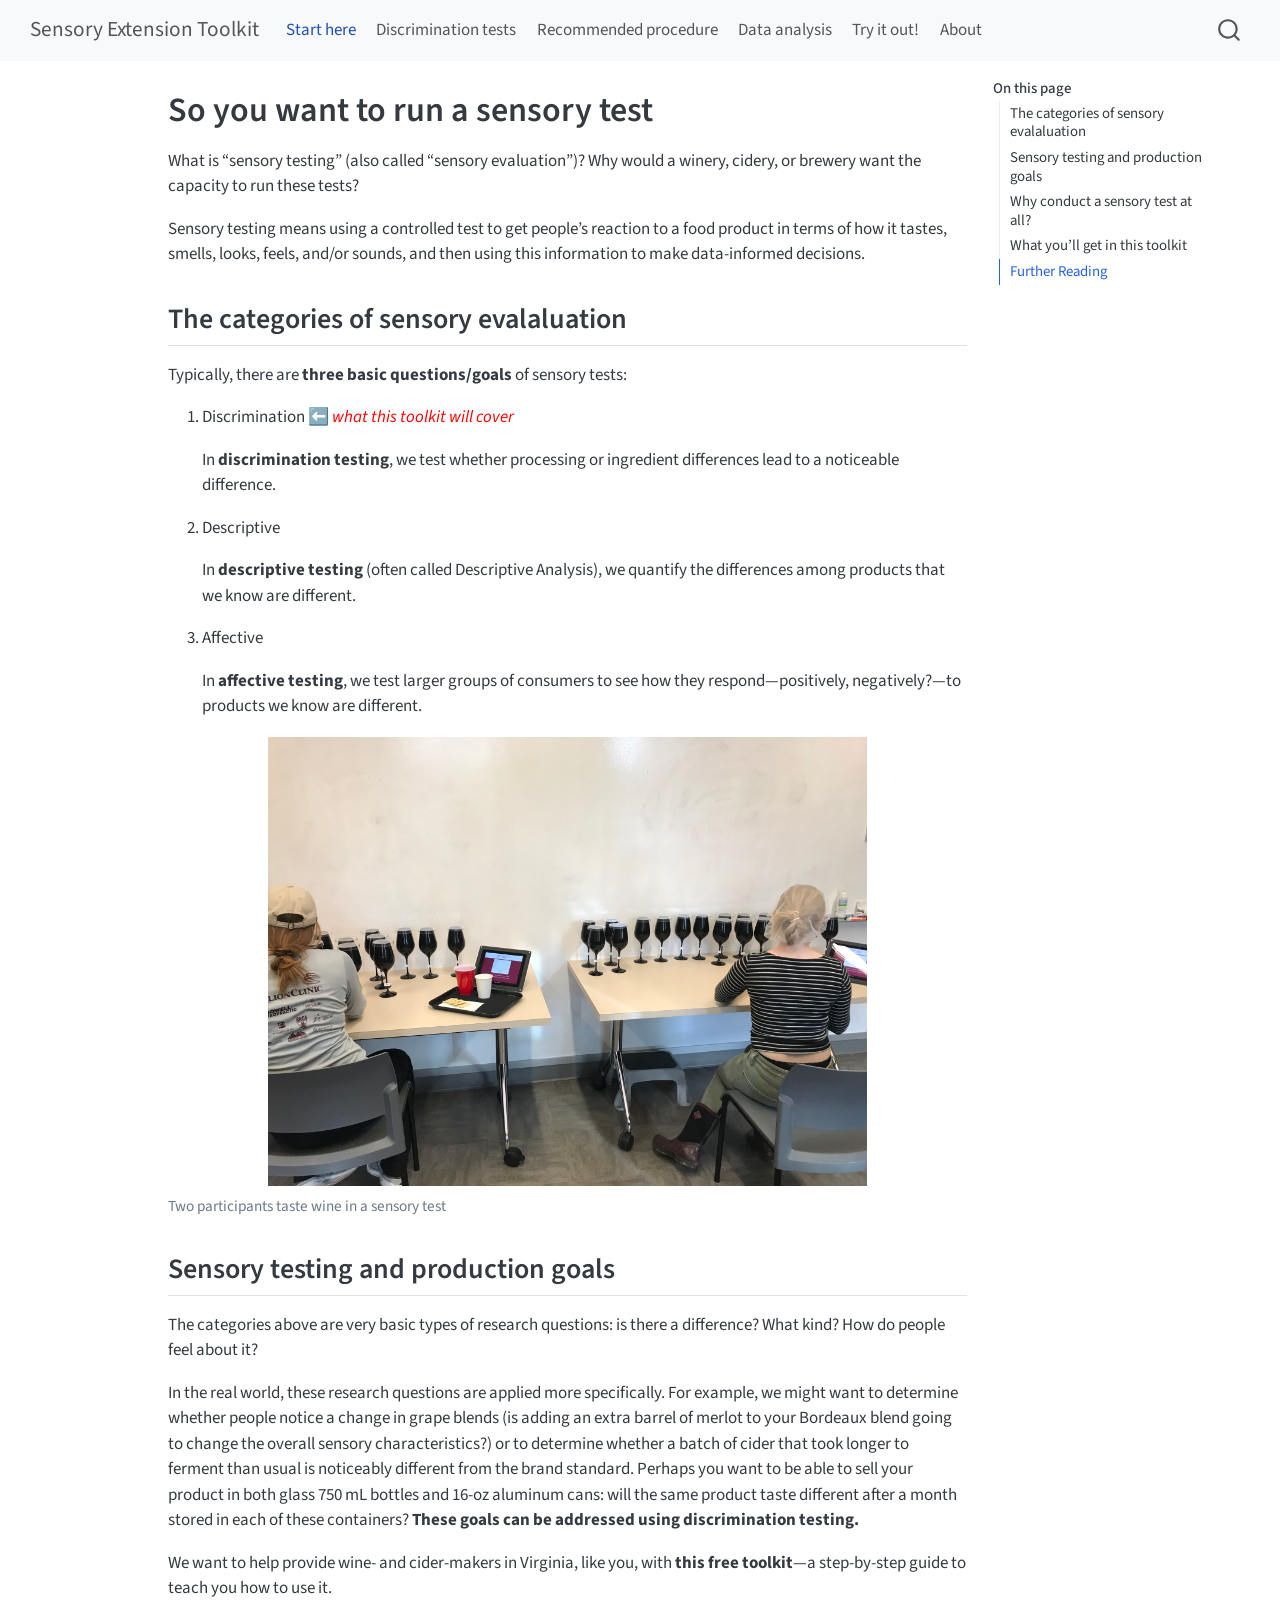
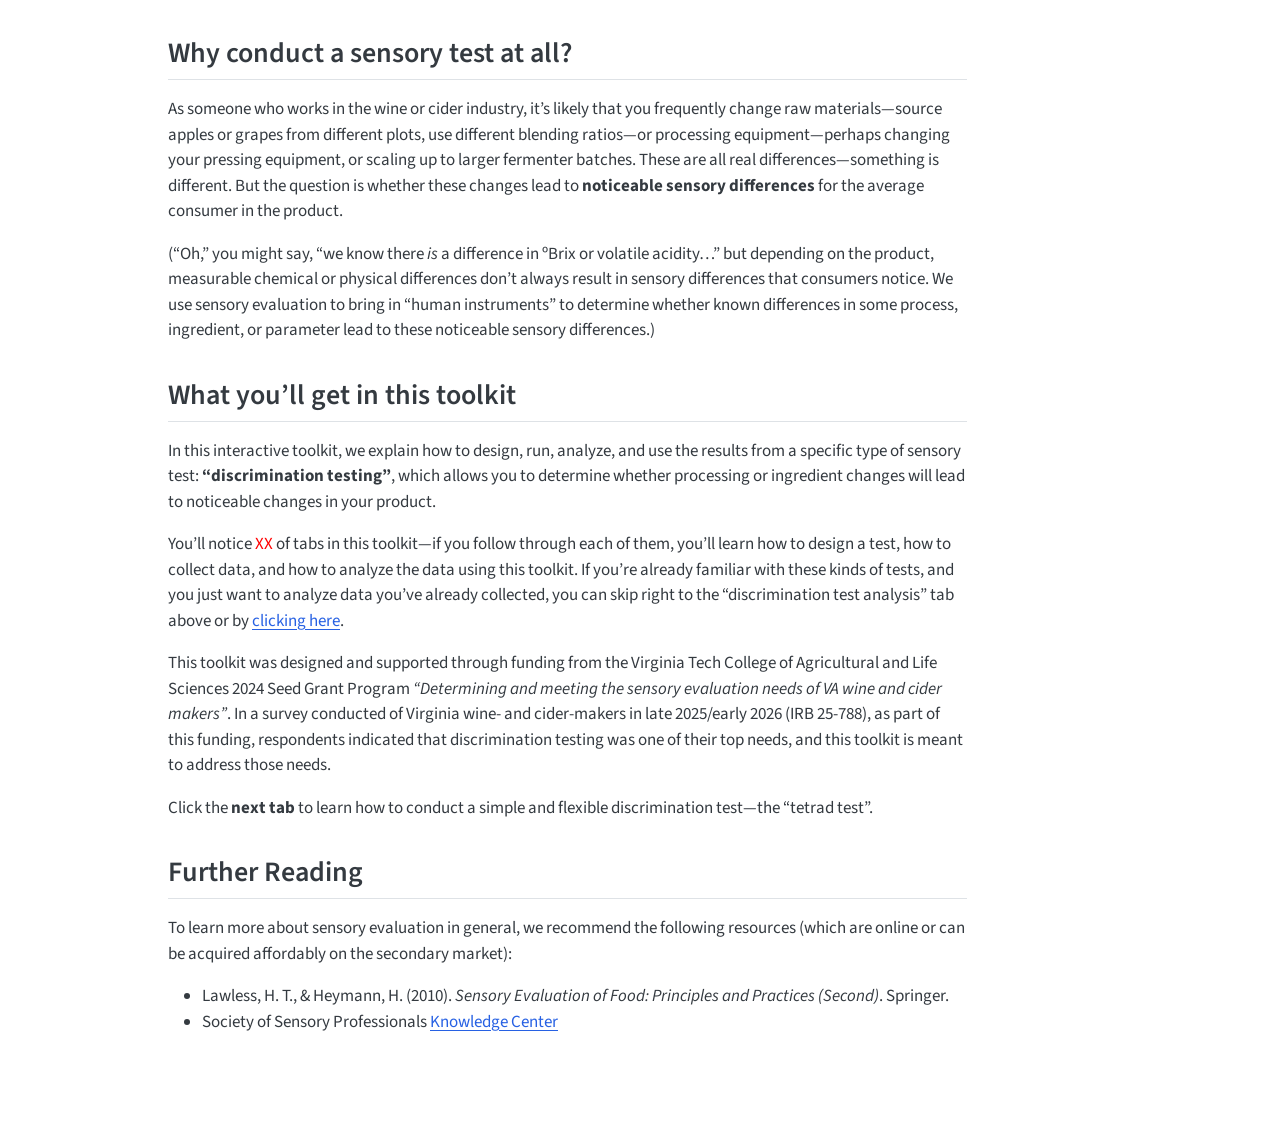
<file: index.html>
<!DOCTYPE html>
<html xmlns="http://www.w3.org/1999/xhtml" lang="en" xml:lang="en"><head>

<meta charset="utf-8">
<meta name="generator" content="quarto-1.9.38">

<meta name="viewport" content="width=device-width, initial-scale=1.0, user-scalable=yes">


<title>So you want to run a sensory test – Sensory Extension Toolkit</title>
<style>
/* Default styles provided by pandoc.
** See https://pandoc.org/MANUAL.html#variables-for-html for config info.
*/
code{white-space: pre-wrap;}
span.smallcaps{font-variant: small-caps;}
div.columns{display: flex; gap: min(4vw, 1.5em);}
div.column{flex: auto; overflow-x: auto;}
div.hanging-indent{margin-left: 1.5em; text-indent: -1.5em;}
ul.task-list{list-style: none;}
ul.task-list li input[type="checkbox"] {
  width: 0.8em;
  margin: 0 0.8em 0.2em -1em; /* quarto-specific, see https://github.com/quarto-dev/quarto-cli/issues/4556 */ 
  vertical-align: middle;
}
</style>


<script src="site_libs/quarto-nav/quarto-nav.js"></script>
<script src="site_libs/quarto-nav/headroom.min.js"></script>
<script src="site_libs/clipboard/clipboard.min.js"></script>
<script src="site_libs/quarto-search/autocomplete.umd.js"></script>
<script src="site_libs/quarto-search/fuse.min.js"></script>
<script src="site_libs/quarto-search/quarto-search.js"></script>
<meta name="quarto:offset" content="./">
<script src="site_libs/quarto-html/quarto.js" type="module"></script>
<script src="site_libs/quarto-html/tabsets/tabsets.js" type="module"></script>
<script src="site_libs/quarto-html/popper.min.js"></script>
<script src="site_libs/quarto-html/tippy.umd.min.js"></script>
<script src="site_libs/quarto-html/anchor.min.js"></script>
<link href="site_libs/quarto-html/tippy.css" rel="stylesheet">
<link href="site_libs/quarto-html/quarto-syntax-highlighting-15634bcf2e68342d4ad2dfa704d543f6.css" rel="stylesheet" id="quarto-text-highlighting-styles">
<script src="site_libs/bootstrap/bootstrap.min.js"></script>
<link href="site_libs/bootstrap/bootstrap-icons.css" rel="stylesheet">
<link href="site_libs/bootstrap/bootstrap-158031087360bce0ff56dc785ce39e06.min.css" rel="stylesheet" append-hash="true" id="quarto-bootstrap" data-mode="light">
<script id="quarto-search-options" type="application/json">{
  "location": "navbar",
  "copy-button": false,
  "collapse-after": 3,
  "panel-placement": "end",
  "type": "overlay",
  "limit": 50,
  "keyboard-shortcut": [
    "f",
    "/",
    "s"
  ],
  "show-item-context": false,
  "language": {
    "search-no-results-text": "No results",
    "search-matching-documents-text": "matching documents",
    "search-copy-link-title": "Copy link to search",
    "search-hide-matches-text": "Hide additional matches",
    "search-more-match-text": "more match in this document",
    "search-more-matches-text": "more matches in this document",
    "search-clear-button-title": "Clear",
    "search-text-placeholder": "",
    "search-detached-cancel-button-title": "Cancel",
    "search-submit-button-title": "Submit",
    "search-label": "Search"
  }
}</script>


<link rel="stylesheet" href="styles.css">
</head>

<body class="nav-fixed quarto-light">

<div id="quarto-search-results"></div>
  <header id="quarto-header" class="headroom fixed-top">
    <nav class="navbar navbar-expand-lg " data-bs-theme="dark">
      <div class="navbar-container container-fluid">
      <div class="navbar-brand-container mx-auto">
    <a class="navbar-brand" href="./index.html">
    <span class="navbar-title">Sensory Extension Toolkit</span>
    </a>
  </div>
            <div id="quarto-search" class="" title="Search"></div>
          <button class="navbar-toggler" type="button" data-bs-toggle="collapse" data-bs-target="#navbarCollapse" aria-controls="navbarCollapse" role="menu" aria-expanded="false" aria-label="Toggle navigation" onclick="if (window.quartoToggleHeadroom) { window.quartoToggleHeadroom(); }">
  <span class="navbar-toggler-icon"></span>
</button>
          <div class="collapse navbar-collapse" id="navbarCollapse">
            <ul class="navbar-nav navbar-nav-scroll me-auto">
  <li class="nav-item">
    <a class="nav-link active" href="./index.html" aria-current="page"> 
<span class="menu-text">Start here</span></a>
  </li>  
  <li class="nav-item">
    <a class="nav-link" href="./discrimination.html"> 
<span class="menu-text">Discrimination tests</span></a>
  </li>  
  <li class="nav-item">
    <a class="nav-link" href="./tetrad-details.html"> 
<span class="menu-text">Recommended procedure</span></a>
  </li>  
  <li class="nav-item">
    <a class="nav-link" href="./analysis.html"> 
<span class="menu-text">Data analysis</span></a>
  </li>  
  <li class="nav-item">
    <a class="nav-link" href="./app.html"> 
<span class="menu-text">Try it out!</span></a>
  </li>  
  <li class="nav-item">
    <a class="nav-link" href="./about.html"> 
<span class="menu-text">About</span></a>
  </li>  
</ul>
          </div> <!-- /navcollapse -->
            <div class="quarto-navbar-tools">
</div>
      </div> <!-- /container-fluid -->
    </nav>
</header>
<!-- content -->
<div id="quarto-content" class="quarto-container page-columns page-rows-contents page-layout-article page-navbar">
<!-- sidebar -->
<!-- margin-sidebar -->
    <div id="quarto-margin-sidebar" class="sidebar margin-sidebar">
        <nav id="TOC" role="doc-toc" class="toc-active">
    <h2 id="toc-title">On this page</h2>
   
  <ul>
  <li><a href="#the-categories-of-sensory-evalaluation" id="toc-the-categories-of-sensory-evalaluation" class="nav-link active" data-scroll-target="#the-categories-of-sensory-evalaluation">The categories of sensory evalaluation</a></li>
  <li><a href="#sensory-testing-and-production-goals" id="toc-sensory-testing-and-production-goals" class="nav-link" data-scroll-target="#sensory-testing-and-production-goals">Sensory testing and production goals</a></li>
  <li><a href="#why-conduct-a-sensory-test-at-all" id="toc-why-conduct-a-sensory-test-at-all" class="nav-link" data-scroll-target="#why-conduct-a-sensory-test-at-all">Why conduct a sensory test at all?</a></li>
  <li><a href="#what-youll-get-in-this-toolkit" id="toc-what-youll-get-in-this-toolkit" class="nav-link" data-scroll-target="#what-youll-get-in-this-toolkit">What you’ll get in this toolkit</a></li>
  <li><a href="#further-reading" id="toc-further-reading" class="nav-link" data-scroll-target="#further-reading">Further Reading</a></li>
  </ul>
</nav>
    </div>
<!-- main -->
<main class="content" id="quarto-document-content">

<header id="title-block-header" class="quarto-title-block default">
<div class="quarto-title">
<h1 class="title">So you want to run a sensory test</h1>
</div>



<div class="quarto-title-meta">

    
  
    
  </div>
  


</header>


<p>What is “sensory testing” (also called “sensory evaluation”)? Why would a winery, cidery, or brewery want the capacity to run these tests?</p>
<p>Sensory testing means using a controlled test to get people’s reaction to a food product in terms of how it tastes, smells, looks, feels, and/or sounds, and then using this information to make data-informed decisions.</p>
<section id="the-categories-of-sensory-evalaluation" class="level2">
<h2 class="anchored" data-anchor-id="the-categories-of-sensory-evalaluation">The categories of sensory evalaluation</h2>
<p>Typically, there are <strong>three basic questions/goals</strong> of sensory tests:</p>
<ol type="1">
<li><p>Discrimination <span class="emoji" data-emoji="arrow_left">⬅️</span> <span style="color:red"><em>what this toolkit will cover</em></span></p>
<p>In <strong>discrimination testing</strong>, we test whether processing or ingredient differences lead to a noticeable difference.</p></li>
<li><p>Descriptive</p>
<p>In <strong>descriptive testing</strong> (often called Descriptive Analysis), we quantify the differences among products that we know are different.</p></li>
<li><p>Affective</p>
<p>In <strong>affective testing</strong>, we test larger groups of consumers to see how they respond—positively, negatively?—to products we know are different.</p></li>
</ol>
<div class="quarto-figure quarto-figure-center">
<figure class="figure">
<p><img src="img/sensory-evaluation.jpeg" class="img-fluid figure-img" style="width:75.0%"></p>
<figcaption>Two participants taste wine in a sensory test</figcaption>
</figure>
</div>
</section>
<section id="sensory-testing-and-production-goals" class="level2">
<h2 class="anchored" data-anchor-id="sensory-testing-and-production-goals">Sensory testing and production goals</h2>
<p>The categories above are very basic types of research questions: is there a difference? What kind? How do people feel about it?</p>
<p>In the real world, these research questions are applied more specifically. For example, we might want to determine whether people notice a change in grape blends (is adding an extra barrel of merlot to your Bordeaux blend going to change the overall sensory characteristics?) or to determine whether a batch of cider that took longer to ferment than usual is noticeably different from the brand standard. Perhaps you want to be able to sell your product in both glass 750 mL bottles and 16-oz aluminum cans: will the same product taste different after a month stored in each of these containers? <strong>These goals can be addressed using discrimination testing.</strong></p>
<p>We want to help provide wine- and cider-makers in Virginia, like you, with <strong>this free toolkit</strong>—a step-by-step guide to teach you how to use it.</p>
</section>
<section id="why-conduct-a-sensory-test-at-all" class="level2">
<h2 class="anchored" data-anchor-id="why-conduct-a-sensory-test-at-all">Why conduct a sensory test at all?</h2>
<p>As someone who works in the wine or cider industry, it’s likely that you frequently change raw materials—source apples or grapes from different plots, use different blending ratios—or processing equipment—perhaps changing your pressing equipment, or scaling up to larger fermenter batches. These are all real differences—something is different. But the question is whether these changes lead to <strong>noticeable sensory differences</strong> for the average consumer in the product.</p>
<p>(“Oh,” you might say, “we know there <em>is</em> a difference in ºBrix or volatile acidity…” but depending on the product, measurable chemical or physical differences don’t always result in sensory differences that consumers notice. We use sensory evaluation to bring in “human instruments” to determine whether known differences in some process, ingredient, or parameter lead to these noticeable sensory differences.)</p>
</section>
<section id="what-youll-get-in-this-toolkit" class="level2">
<h2 class="anchored" data-anchor-id="what-youll-get-in-this-toolkit">What you’ll get in this toolkit</h2>
<p>In this interactive toolkit, we explain how to design, run, analyze, and use the results from a specific type of sensory test: <strong>“discrimination testing”</strong>, which allows you to determine whether processing or ingredient changes will lead to noticeable changes in your product.</p>
<p>You’ll notice <font color="red">XX</font> of tabs in this toolkit—if you follow through each of them, you’ll learn how to design a test, how to collect data, and how to analyze the data using this toolkit. If you’re already familiar with these kinds of tests, and you just want to analyze data you’ve already collected, you can skip right to the “discrimination test analysis” tab above or by <a href="./app.html">clicking here</a>.</p>
<p>This toolkit was designed and supported through funding from the Virginia Tech College of Agricultural and Life Sciences 2024 Seed Grant Program <em>“Determining and meeting the sensory evaluation needs of VA wine and cider makers”</em>. In a survey conducted of Virginia wine- and cider-makers in late 2025/early 2026 (IRB 25-788), as part of this funding, respondents indicated that discrimination testing was one of their top needs, and this toolkit is meant to address those needs.</p>
<p>Click the <strong>next tab</strong> to learn how to conduct a simple and flexible discrimination test—the “tetrad test”.</p>
</section>
<section id="further-reading" class="level2">
<h2 class="anchored" data-anchor-id="further-reading">Further Reading</h2>
<p>To learn more about sensory evaluation in general, we recommend the following resources (which are online or can be acquired affordably on the secondary market):</p>
<ul>
<li>Lawless, H. T., &amp; Heymann, H. (2010). <em>Sensory Evaluation of Food: Principles and Practices (Second)</em>. Springer.</li>
<li>Society of Sensory Professionals <a href="https://www.sensorysociety.org/knowledge/Pages/default.aspx">Knowledge Center</a></li>
</ul>


</section>

</main> <!-- /main -->
<script id="quarto-html-after-body" type="application/javascript">
  window.document.addEventListener("DOMContentLoaded", function (event) {
    const icon = "";
    const anchorJS = new window.AnchorJS();
    anchorJS.options = {
      placement: 'right',
      icon: icon
    };
    anchorJS.add('.anchored');
    const isCodeAnnotation = (el) => {
      for (const clz of el.classList) {
        if (clz.startsWith('code-annotation-')) {                     
          return true;
        }
      }
      return false;
    }
    const onCopySuccess = function(e) {
      // button target
      const button = e.trigger;
      // don't keep focus
      button.blur();
      // flash "checked"
      button.classList.add('code-copy-button-checked');
      var currentTitle = button.getAttribute("title");
      button.setAttribute("title", "Copied!");
      let tooltip;
      if (window.bootstrap) {
        button.setAttribute("data-bs-toggle", "tooltip");
        button.setAttribute("data-bs-placement", "left");
        button.setAttribute("data-bs-title", "Copied!");
        tooltip = new bootstrap.Tooltip(button, 
          { trigger: "manual", 
            customClass: "code-copy-button-tooltip",
            offset: [0, -8]});
        tooltip.show();    
      }
      setTimeout(function() {
        if (tooltip) {
          tooltip.hide();
          button.removeAttribute("data-bs-title");
          button.removeAttribute("data-bs-toggle");
          button.removeAttribute("data-bs-placement");
        }
        button.setAttribute("title", currentTitle);
        button.classList.remove('code-copy-button-checked');
      }, 1000);
      // clear code selection
      e.clearSelection();
    }
    const getTextToCopy = function(trigger) {
      const outerScaffold = trigger.parentElement.cloneNode(true);
      const codeEl = outerScaffold.querySelector('code');
      for (const childEl of codeEl.children) {
        if (isCodeAnnotation(childEl)) {
          childEl.remove();
        }
      }
      return codeEl.innerText;
    }
    const clipboard = new window.ClipboardJS('.code-copy-button:not([data-in-quarto-modal])', {
      text: getTextToCopy
    });
    clipboard.on('success', onCopySuccess);
    if (window.document.getElementById('quarto-embedded-source-code-modal')) {
      const clipboardModal = new window.ClipboardJS('.code-copy-button[data-in-quarto-modal]', {
        text: getTextToCopy,
        container: window.document.getElementById('quarto-embedded-source-code-modal')
      });
      clipboardModal.on('success', onCopySuccess);
    }
      var localhostRegex = new RegExp(/^(?:http|https):\/\/localhost\:?[0-9]*\//);
      var mailtoRegex = new RegExp(/^mailto:/);
        var filterRegex = new RegExp("https:\/\/jessesadler\.github\.io\/set-website\/");
      var isInternal = (href) => {
          return filterRegex.test(href) || localhostRegex.test(href) || mailtoRegex.test(href);
      }
      // Inspect non-navigation links and adorn them if external
     var links = window.document.querySelectorAll('a[href]:not(.nav-link):not(.navbar-brand):not(.toc-action):not(.sidebar-link):not(.sidebar-item-toggle):not(.pagination-link):not(.no-external):not([aria-hidden]):not(.dropdown-item):not(.quarto-navigation-tool):not(.about-link)');
      for (var i=0; i<links.length; i++) {
        const link = links[i];
        if (!isInternal(link.href)) {
          // undo the damage that might have been done by quarto-nav.js in the case of
          // links that we want to consider external
          if (link.dataset.originalHref !== undefined) {
            link.href = link.dataset.originalHref;
          }
        }
      }
    function tippyHover(el, contentFn, onTriggerFn, onUntriggerFn) {
      const config = {
        allowHTML: true,
        maxWidth: 500,
        delay: 100,
        arrow: false,
        appendTo: function(el) {
            return el.parentElement;
        },
        interactive: true,
        interactiveBorder: 10,
        theme: 'quarto',
        placement: 'bottom-start',
      };
      if (contentFn) {
        config.content = contentFn;
      }
      if (onTriggerFn) {
        config.onTrigger = onTriggerFn;
      }
      if (onUntriggerFn) {
        config.onUntrigger = onUntriggerFn;
      }
      window.tippy(el, config); 
    }
    const noterefs = window.document.querySelectorAll('a[role="doc-noteref"]');
    for (var i=0; i<noterefs.length; i++) {
      const ref = noterefs[i];
      tippyHover(ref, function() {
        // use id or data attribute instead here
        let href = ref.getAttribute('data-footnote-href') || ref.getAttribute('href');
        try { href = new URL(href).hash; } catch {}
        const id = href.replace(/^#\/?/, "");
        const note = window.document.getElementById(id);
        if (note) {
          return note.innerHTML;
        } else {
          return "";
        }
      });
    }
    const xrefs = window.document.querySelectorAll('a.quarto-xref');
    const processXRef = (id, note) => {
      // Strip column container classes
      const stripColumnClz = (el) => {
        el.classList.remove("page-full", "page-columns");
        if (el.children) {
          for (const child of el.children) {
            stripColumnClz(child);
          }
        }
      }
      stripColumnClz(note)
      if (id === null || id.startsWith('sec-')) {
        // Special case sections, only their first couple elements
        const container = document.createElement("div");
        if (note.children && note.children.length > 2) {
          container.appendChild(note.children[0].cloneNode(true));
          for (let i = 1; i < note.children.length; i++) {
            const child = note.children[i];
            if (child.tagName === "P" && child.innerText === "") {
              continue;
            } else {
              container.appendChild(child.cloneNode(true));
              break;
            }
          }
          if (window.Quarto?.typesetMath) {
            window.Quarto.typesetMath(container);
          }
          return container.innerHTML
        } else {
          if (window.Quarto?.typesetMath) {
            window.Quarto.typesetMath(note);
          }
          return note.innerHTML;
        }
      } else {
        // Remove any anchor links if they are present
        const anchorLink = note.querySelector('a.anchorjs-link');
        if (anchorLink) {
          anchorLink.remove();
        }
        if (window.Quarto?.typesetMath) {
          window.Quarto.typesetMath(note);
        }
        if (note.classList.contains("callout")) {
          return note.outerHTML;
        } else {
          return note.innerHTML;
        }
      }
    }
    for (var i=0; i<xrefs.length; i++) {
      const xref = xrefs[i];
      tippyHover(xref, undefined, function(instance) {
        instance.disable();
        let url = xref.getAttribute('href');
        let hash = undefined; 
        if (url.startsWith('#')) {
          hash = url;
        } else {
          try { hash = new URL(url).hash; } catch {}
        }
        if (hash) {
          const id = hash.replace(/^#\/?/, "");
          const note = window.document.getElementById(id);
          if (note !== null) {
            try {
              const html = processXRef(id, note.cloneNode(true));
              instance.setContent(html);
            } finally {
              instance.enable();
              instance.show();
            }
          } else {
            // See if we can fetch this
            fetch(url.split('#')[0])
            .then(res => res.text())
            .then(html => {
              const parser = new DOMParser();
              const htmlDoc = parser.parseFromString(html, "text/html");
              const note = htmlDoc.getElementById(id);
              if (note !== null) {
                const html = processXRef(id, note);
                instance.setContent(html);
              } 
            }).finally(() => {
              instance.enable();
              instance.show();
            });
          }
        } else {
          // See if we can fetch a full url (with no hash to target)
          // This is a special case and we should probably do some content thinning / targeting
          fetch(url)
          .then(res => res.text())
          .then(html => {
            const parser = new DOMParser();
            const htmlDoc = parser.parseFromString(html, "text/html");
            const note = htmlDoc.querySelector('main.content');
            if (note !== null) {
              // This should only happen for chapter cross references
              // (since there is no id in the URL)
              // remove the first header
              if (note.children.length > 0 && note.children[0].tagName === "HEADER") {
                note.children[0].remove();
              }
              const html = processXRef(null, note);
              instance.setContent(html);
            } 
          }).finally(() => {
            instance.enable();
            instance.show();
          });
        }
      }, function(instance) {
      });
    }
        let selectedAnnoteEl;
        const selectorForAnnotation = ( cell, annotation) => {
          let cellAttr = 'data-code-cell="' + cell + '"';
          let lineAttr = 'data-code-annotation="' +  annotation + '"';
          const selector = 'span[' + cellAttr + '][' + lineAttr + ']';
          return selector;
        }
        const selectCodeLines = (annoteEl) => {
          const doc = window.document;
          const targetCell = annoteEl.getAttribute("data-target-cell");
          const targetAnnotation = annoteEl.getAttribute("data-target-annotation");
          const annoteSpan = window.document.querySelector(selectorForAnnotation(targetCell, targetAnnotation));
          const lines = annoteSpan.getAttribute("data-code-lines").split(",");
          const lineIds = lines.map((line) => {
            return targetCell + "-" + line;
          })
          let top = null;
          let height = null;
          let parent = null;
          if (lineIds.length > 0) {
              //compute the position of the single el (top and bottom and make a div)
              const el = window.document.getElementById(lineIds[0]);
              top = el.offsetTop;
              height = el.offsetHeight;
              parent = el.parentElement.parentElement;
            if (lineIds.length > 1) {
              const lastEl = window.document.getElementById(lineIds[lineIds.length - 1]);
              const bottom = lastEl.offsetTop + lastEl.offsetHeight;
              height = bottom - top;
            }
            if (top !== null && height !== null && parent !== null) {
              // cook up a div (if necessary) and position it 
              let div = window.document.getElementById("code-annotation-line-highlight");
              if (div === null) {
                div = window.document.createElement("div");
                div.setAttribute("id", "code-annotation-line-highlight");
                div.style.position = 'absolute';
                parent.appendChild(div);
              }
              div.style.top = top - 2 + "px";
              div.style.height = height + 4 + "px";
              div.style.left = 0;
              let gutterDiv = window.document.getElementById("code-annotation-line-highlight-gutter");
              if (gutterDiv === null) {
                gutterDiv = window.document.createElement("div");
                gutterDiv.setAttribute("id", "code-annotation-line-highlight-gutter");
                gutterDiv.style.position = 'absolute';
                const codeCell = window.document.getElementById(targetCell);
                const gutter = codeCell.querySelector('.code-annotation-gutter');
                gutter.appendChild(gutterDiv);
              }
              gutterDiv.style.top = top - 2 + "px";
              gutterDiv.style.height = height + 4 + "px";
            }
            selectedAnnoteEl = annoteEl;
          }
        };
        const unselectCodeLines = () => {
          const elementsIds = ["code-annotation-line-highlight", "code-annotation-line-highlight-gutter"];
          elementsIds.forEach((elId) => {
            const div = window.document.getElementById(elId);
            if (div) {
              div.remove();
            }
          });
          selectedAnnoteEl = undefined;
        };
          // Handle positioning of the toggle
      window.addEventListener(
        "resize",
        throttle(() => {
          elRect = undefined;
          if (selectedAnnoteEl) {
            selectCodeLines(selectedAnnoteEl);
          }
        }, 10)
      );
      function throttle(fn, ms) {
      let throttle = false;
      let timer;
        return (...args) => {
          if(!throttle) { // first call gets through
              fn.apply(this, args);
              throttle = true;
          } else { // all the others get throttled
              if(timer) clearTimeout(timer); // cancel #2
              timer = setTimeout(() => {
                fn.apply(this, args);
                timer = throttle = false;
              }, ms);
          }
        };
      }
        // Attach click handler to the DT
        const annoteDls = window.document.querySelectorAll('dt[data-target-cell]');
        for (const annoteDlNode of annoteDls) {
          annoteDlNode.addEventListener('click', (event) => {
            const clickedEl = event.target;
            if (clickedEl !== selectedAnnoteEl) {
              unselectCodeLines();
              const activeEl = window.document.querySelector('dt[data-target-cell].code-annotation-active');
              if (activeEl) {
                activeEl.classList.remove('code-annotation-active');
              }
              selectCodeLines(clickedEl);
              clickedEl.classList.add('code-annotation-active');
            } else {
              // Unselect the line
              unselectCodeLines();
              clickedEl.classList.remove('code-annotation-active');
            }
          });
        }
    const findCites = (el) => {
      const parentEl = el.parentElement;
      if (parentEl) {
        const cites = parentEl.dataset.cites;
        if (cites) {
          return {
            el,
            cites: cites.split(' ')
          };
        } else {
          return findCites(el.parentElement)
        }
      } else {
        return undefined;
      }
    };
    var bibliorefs = window.document.querySelectorAll('a[role="doc-biblioref"]');
    for (var i=0; i<bibliorefs.length; i++) {
      const ref = bibliorefs[i];
      const citeInfo = findCites(ref);
      if (citeInfo) {
        tippyHover(citeInfo.el, function() {
          var popup = window.document.createElement('div');
          citeInfo.cites.forEach(function(cite) {
            var citeDiv = window.document.createElement('div');
            citeDiv.classList.add('hanging-indent');
            citeDiv.classList.add('csl-entry');
            var biblioDiv = window.document.getElementById('ref-' + cite);
            if (biblioDiv) {
              citeDiv.innerHTML = biblioDiv.innerHTML;
            }
            popup.appendChild(citeDiv);
          });
          return popup.innerHTML;
        });
      }
    }
  });
  </script>
</div> <!-- /content -->




</body></html>
</file>
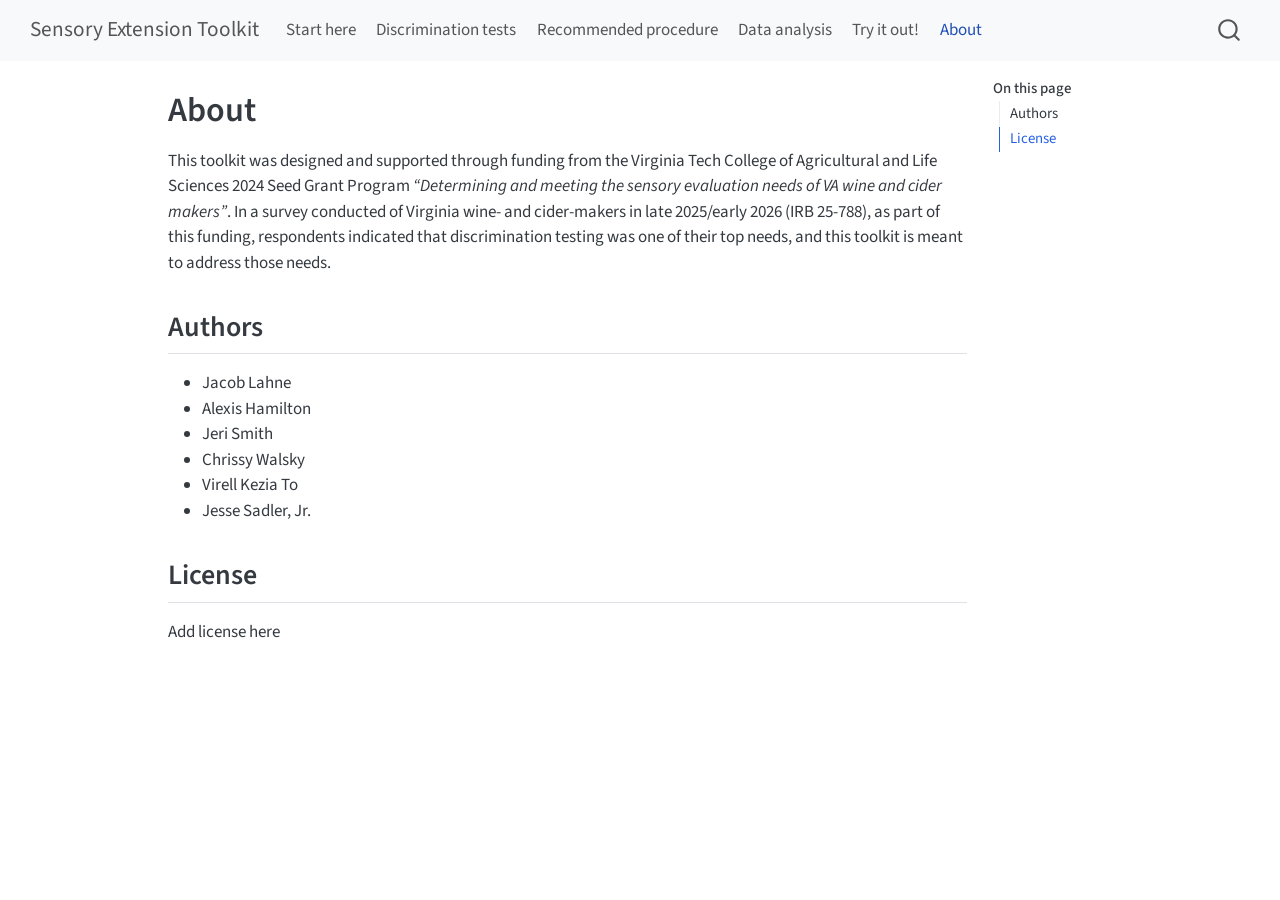
<file: about.html>
<!DOCTYPE html>
<html xmlns="http://www.w3.org/1999/xhtml" lang="en" xml:lang="en"><head>

<meta charset="utf-8">
<meta name="generator" content="quarto-1.9.38">

<meta name="viewport" content="width=device-width, initial-scale=1.0, user-scalable=yes">


<title>About – Sensory Extension Toolkit</title>
<style>
/* Default styles provided by pandoc.
** See https://pandoc.org/MANUAL.html#variables-for-html for config info.
*/
code{white-space: pre-wrap;}
span.smallcaps{font-variant: small-caps;}
div.columns{display: flex; gap: min(4vw, 1.5em);}
div.column{flex: auto; overflow-x: auto;}
div.hanging-indent{margin-left: 1.5em; text-indent: -1.5em;}
ul.task-list{list-style: none;}
ul.task-list li input[type="checkbox"] {
  width: 0.8em;
  margin: 0 0.8em 0.2em -1em; /* quarto-specific, see https://github.com/quarto-dev/quarto-cli/issues/4556 */ 
  vertical-align: middle;
}
</style>


<script src="site_libs/quarto-nav/quarto-nav.js"></script>
<script src="site_libs/quarto-nav/headroom.min.js"></script>
<script src="site_libs/clipboard/clipboard.min.js"></script>
<script src="site_libs/quarto-search/autocomplete.umd.js"></script>
<script src="site_libs/quarto-search/fuse.min.js"></script>
<script src="site_libs/quarto-search/quarto-search.js"></script>
<meta name="quarto:offset" content="./">
<script src="site_libs/quarto-html/quarto.js" type="module"></script>
<script src="site_libs/quarto-html/tabsets/tabsets.js" type="module"></script>
<script src="site_libs/quarto-html/popper.min.js"></script>
<script src="site_libs/quarto-html/tippy.umd.min.js"></script>
<script src="site_libs/quarto-html/anchor.min.js"></script>
<link href="site_libs/quarto-html/tippy.css" rel="stylesheet">
<link href="site_libs/quarto-html/quarto-syntax-highlighting-15634bcf2e68342d4ad2dfa704d543f6.css" rel="stylesheet" id="quarto-text-highlighting-styles">
<script src="site_libs/bootstrap/bootstrap.min.js"></script>
<link href="site_libs/bootstrap/bootstrap-icons.css" rel="stylesheet">
<link href="site_libs/bootstrap/bootstrap-158031087360bce0ff56dc785ce39e06.min.css" rel="stylesheet" append-hash="true" id="quarto-bootstrap" data-mode="light">
<script id="quarto-search-options" type="application/json">{
  "location": "navbar",
  "copy-button": false,
  "collapse-after": 3,
  "panel-placement": "end",
  "type": "overlay",
  "limit": 50,
  "keyboard-shortcut": [
    "f",
    "/",
    "s"
  ],
  "show-item-context": false,
  "language": {
    "search-no-results-text": "No results",
    "search-matching-documents-text": "matching documents",
    "search-copy-link-title": "Copy link to search",
    "search-hide-matches-text": "Hide additional matches",
    "search-more-match-text": "more match in this document",
    "search-more-matches-text": "more matches in this document",
    "search-clear-button-title": "Clear",
    "search-text-placeholder": "",
    "search-detached-cancel-button-title": "Cancel",
    "search-submit-button-title": "Submit",
    "search-label": "Search"
  }
}</script>


<link rel="stylesheet" href="styles.css">
</head>

<body class="nav-fixed quarto-light">

<div id="quarto-search-results"></div>
  <header id="quarto-header" class="headroom fixed-top">
    <nav class="navbar navbar-expand-lg " data-bs-theme="dark">
      <div class="navbar-container container-fluid">
      <div class="navbar-brand-container mx-auto">
    <a class="navbar-brand" href="./index.html">
    <span class="navbar-title">Sensory Extension Toolkit</span>
    </a>
  </div>
            <div id="quarto-search" class="" title="Search"></div>
          <button class="navbar-toggler" type="button" data-bs-toggle="collapse" data-bs-target="#navbarCollapse" aria-controls="navbarCollapse" role="menu" aria-expanded="false" aria-label="Toggle navigation" onclick="if (window.quartoToggleHeadroom) { window.quartoToggleHeadroom(); }">
  <span class="navbar-toggler-icon"></span>
</button>
          <div class="collapse navbar-collapse" id="navbarCollapse">
            <ul class="navbar-nav navbar-nav-scroll me-auto">
  <li class="nav-item">
    <a class="nav-link" href="./index.html"> 
<span class="menu-text">Start here</span></a>
  </li>  
  <li class="nav-item">
    <a class="nav-link" href="./discrimination.html"> 
<span class="menu-text">Discrimination tests</span></a>
  </li>  
  <li class="nav-item">
    <a class="nav-link" href="./tetrad-details.html"> 
<span class="menu-text">Recommended procedure</span></a>
  </li>  
  <li class="nav-item">
    <a class="nav-link" href="./analysis.html"> 
<span class="menu-text">Data analysis</span></a>
  </li>  
  <li class="nav-item">
    <a class="nav-link" href="./app.html"> 
<span class="menu-text">Try it out!</span></a>
  </li>  
  <li class="nav-item">
    <a class="nav-link active" href="./about.html" aria-current="page"> 
<span class="menu-text">About</span></a>
  </li>  
</ul>
          </div> <!-- /navcollapse -->
            <div class="quarto-navbar-tools">
</div>
      </div> <!-- /container-fluid -->
    </nav>
</header>
<!-- content -->
<div id="quarto-content" class="quarto-container page-columns page-rows-contents page-layout-article page-navbar">
<!-- sidebar -->
<!-- margin-sidebar -->
    <div id="quarto-margin-sidebar" class="sidebar margin-sidebar">
        <nav id="TOC" role="doc-toc" class="toc-active">
    <h2 id="toc-title">On this page</h2>
   
  <ul>
  <li><a href="#authors" id="toc-authors" class="nav-link active" data-scroll-target="#authors">Authors</a></li>
  <li><a href="#license" id="toc-license" class="nav-link" data-scroll-target="#license">License</a></li>
  </ul>
</nav>
    </div>
<!-- main -->
<main class="content" id="quarto-document-content">

<header id="title-block-header" class="quarto-title-block default">
<div class="quarto-title">
<h1 class="title">About</h1>
</div>



<div class="quarto-title-meta">

    
  
    
  </div>
  


</header>


<p>This toolkit was designed and supported through funding from the Virginia Tech College of Agricultural and Life Sciences 2024 Seed Grant Program <em>“Determining and meeting the sensory evaluation needs of VA wine and cider makers”</em>. In a survey conducted of Virginia wine- and cider-makers in late 2025/early 2026 (IRB 25-788), as part of this funding, respondents indicated that discrimination testing was one of their top needs, and this toolkit is meant to address those needs.</p>
<section id="authors" class="level2">
<h2 class="anchored" data-anchor-id="authors">Authors</h2>
<ul>
<li>Jacob Lahne</li>
<li>Alexis Hamilton</li>
<li>Jeri Smith</li>
<li>Chrissy Walsky</li>
<li>Virell Kezia To</li>
<li>Jesse Sadler, Jr.</li>
</ul>
</section>
<section id="license" class="level2">
<h2 class="anchored" data-anchor-id="license">License</h2>
<p>Add license here</p>


</section>

</main> <!-- /main -->
<script id="quarto-html-after-body" type="application/javascript">
  window.document.addEventListener("DOMContentLoaded", function (event) {
    const icon = "";
    const anchorJS = new window.AnchorJS();
    anchorJS.options = {
      placement: 'right',
      icon: icon
    };
    anchorJS.add('.anchored');
    const isCodeAnnotation = (el) => {
      for (const clz of el.classList) {
        if (clz.startsWith('code-annotation-')) {                     
          return true;
        }
      }
      return false;
    }
    const onCopySuccess = function(e) {
      // button target
      const button = e.trigger;
      // don't keep focus
      button.blur();
      // flash "checked"
      button.classList.add('code-copy-button-checked');
      var currentTitle = button.getAttribute("title");
      button.setAttribute("title", "Copied!");
      let tooltip;
      if (window.bootstrap) {
        button.setAttribute("data-bs-toggle", "tooltip");
        button.setAttribute("data-bs-placement", "left");
        button.setAttribute("data-bs-title", "Copied!");
        tooltip = new bootstrap.Tooltip(button, 
          { trigger: "manual", 
            customClass: "code-copy-button-tooltip",
            offset: [0, -8]});
        tooltip.show();    
      }
      setTimeout(function() {
        if (tooltip) {
          tooltip.hide();
          button.removeAttribute("data-bs-title");
          button.removeAttribute("data-bs-toggle");
          button.removeAttribute("data-bs-placement");
        }
        button.setAttribute("title", currentTitle);
        button.classList.remove('code-copy-button-checked');
      }, 1000);
      // clear code selection
      e.clearSelection();
    }
    const getTextToCopy = function(trigger) {
      const outerScaffold = trigger.parentElement.cloneNode(true);
      const codeEl = outerScaffold.querySelector('code');
      for (const childEl of codeEl.children) {
        if (isCodeAnnotation(childEl)) {
          childEl.remove();
        }
      }
      return codeEl.innerText;
    }
    const clipboard = new window.ClipboardJS('.code-copy-button:not([data-in-quarto-modal])', {
      text: getTextToCopy
    });
    clipboard.on('success', onCopySuccess);
    if (window.document.getElementById('quarto-embedded-source-code-modal')) {
      const clipboardModal = new window.ClipboardJS('.code-copy-button[data-in-quarto-modal]', {
        text: getTextToCopy,
        container: window.document.getElementById('quarto-embedded-source-code-modal')
      });
      clipboardModal.on('success', onCopySuccess);
    }
      var localhostRegex = new RegExp(/^(?:http|https):\/\/localhost\:?[0-9]*\//);
      var mailtoRegex = new RegExp(/^mailto:/);
        var filterRegex = new RegExp("https:\/\/jessesadler\.github\.io\/set-website\/");
      var isInternal = (href) => {
          return filterRegex.test(href) || localhostRegex.test(href) || mailtoRegex.test(href);
      }
      // Inspect non-navigation links and adorn them if external
     var links = window.document.querySelectorAll('a[href]:not(.nav-link):not(.navbar-brand):not(.toc-action):not(.sidebar-link):not(.sidebar-item-toggle):not(.pagination-link):not(.no-external):not([aria-hidden]):not(.dropdown-item):not(.quarto-navigation-tool):not(.about-link)');
      for (var i=0; i<links.length; i++) {
        const link = links[i];
        if (!isInternal(link.href)) {
          // undo the damage that might have been done by quarto-nav.js in the case of
          // links that we want to consider external
          if (link.dataset.originalHref !== undefined) {
            link.href = link.dataset.originalHref;
          }
        }
      }
    function tippyHover(el, contentFn, onTriggerFn, onUntriggerFn) {
      const config = {
        allowHTML: true,
        maxWidth: 500,
        delay: 100,
        arrow: false,
        appendTo: function(el) {
            return el.parentElement;
        },
        interactive: true,
        interactiveBorder: 10,
        theme: 'quarto',
        placement: 'bottom-start',
      };
      if (contentFn) {
        config.content = contentFn;
      }
      if (onTriggerFn) {
        config.onTrigger = onTriggerFn;
      }
      if (onUntriggerFn) {
        config.onUntrigger = onUntriggerFn;
      }
      window.tippy(el, config); 
    }
    const noterefs = window.document.querySelectorAll('a[role="doc-noteref"]');
    for (var i=0; i<noterefs.length; i++) {
      const ref = noterefs[i];
      tippyHover(ref, function() {
        // use id or data attribute instead here
        let href = ref.getAttribute('data-footnote-href') || ref.getAttribute('href');
        try { href = new URL(href).hash; } catch {}
        const id = href.replace(/^#\/?/, "");
        const note = window.document.getElementById(id);
        if (note) {
          return note.innerHTML;
        } else {
          return "";
        }
      });
    }
    const xrefs = window.document.querySelectorAll('a.quarto-xref');
    const processXRef = (id, note) => {
      // Strip column container classes
      const stripColumnClz = (el) => {
        el.classList.remove("page-full", "page-columns");
        if (el.children) {
          for (const child of el.children) {
            stripColumnClz(child);
          }
        }
      }
      stripColumnClz(note)
      if (id === null || id.startsWith('sec-')) {
        // Special case sections, only their first couple elements
        const container = document.createElement("div");
        if (note.children && note.children.length > 2) {
          container.appendChild(note.children[0].cloneNode(true));
          for (let i = 1; i < note.children.length; i++) {
            const child = note.children[i];
            if (child.tagName === "P" && child.innerText === "") {
              continue;
            } else {
              container.appendChild(child.cloneNode(true));
              break;
            }
          }
          if (window.Quarto?.typesetMath) {
            window.Quarto.typesetMath(container);
          }
          return container.innerHTML
        } else {
          if (window.Quarto?.typesetMath) {
            window.Quarto.typesetMath(note);
          }
          return note.innerHTML;
        }
      } else {
        // Remove any anchor links if they are present
        const anchorLink = note.querySelector('a.anchorjs-link');
        if (anchorLink) {
          anchorLink.remove();
        }
        if (window.Quarto?.typesetMath) {
          window.Quarto.typesetMath(note);
        }
        if (note.classList.contains("callout")) {
          return note.outerHTML;
        } else {
          return note.innerHTML;
        }
      }
    }
    for (var i=0; i<xrefs.length; i++) {
      const xref = xrefs[i];
      tippyHover(xref, undefined, function(instance) {
        instance.disable();
        let url = xref.getAttribute('href');
        let hash = undefined; 
        if (url.startsWith('#')) {
          hash = url;
        } else {
          try { hash = new URL(url).hash; } catch {}
        }
        if (hash) {
          const id = hash.replace(/^#\/?/, "");
          const note = window.document.getElementById(id);
          if (note !== null) {
            try {
              const html = processXRef(id, note.cloneNode(true));
              instance.setContent(html);
            } finally {
              instance.enable();
              instance.show();
            }
          } else {
            // See if we can fetch this
            fetch(url.split('#')[0])
            .then(res => res.text())
            .then(html => {
              const parser = new DOMParser();
              const htmlDoc = parser.parseFromString(html, "text/html");
              const note = htmlDoc.getElementById(id);
              if (note !== null) {
                const html = processXRef(id, note);
                instance.setContent(html);
              } 
            }).finally(() => {
              instance.enable();
              instance.show();
            });
          }
        } else {
          // See if we can fetch a full url (with no hash to target)
          // This is a special case and we should probably do some content thinning / targeting
          fetch(url)
          .then(res => res.text())
          .then(html => {
            const parser = new DOMParser();
            const htmlDoc = parser.parseFromString(html, "text/html");
            const note = htmlDoc.querySelector('main.content');
            if (note !== null) {
              // This should only happen for chapter cross references
              // (since there is no id in the URL)
              // remove the first header
              if (note.children.length > 0 && note.children[0].tagName === "HEADER") {
                note.children[0].remove();
              }
              const html = processXRef(null, note);
              instance.setContent(html);
            } 
          }).finally(() => {
            instance.enable();
            instance.show();
          });
        }
      }, function(instance) {
      });
    }
        let selectedAnnoteEl;
        const selectorForAnnotation = ( cell, annotation) => {
          let cellAttr = 'data-code-cell="' + cell + '"';
          let lineAttr = 'data-code-annotation="' +  annotation + '"';
          const selector = 'span[' + cellAttr + '][' + lineAttr + ']';
          return selector;
        }
        const selectCodeLines = (annoteEl) => {
          const doc = window.document;
          const targetCell = annoteEl.getAttribute("data-target-cell");
          const targetAnnotation = annoteEl.getAttribute("data-target-annotation");
          const annoteSpan = window.document.querySelector(selectorForAnnotation(targetCell, targetAnnotation));
          const lines = annoteSpan.getAttribute("data-code-lines").split(",");
          const lineIds = lines.map((line) => {
            return targetCell + "-" + line;
          })
          let top = null;
          let height = null;
          let parent = null;
          if (lineIds.length > 0) {
              //compute the position of the single el (top and bottom and make a div)
              const el = window.document.getElementById(lineIds[0]);
              top = el.offsetTop;
              height = el.offsetHeight;
              parent = el.parentElement.parentElement;
            if (lineIds.length > 1) {
              const lastEl = window.document.getElementById(lineIds[lineIds.length - 1]);
              const bottom = lastEl.offsetTop + lastEl.offsetHeight;
              height = bottom - top;
            }
            if (top !== null && height !== null && parent !== null) {
              // cook up a div (if necessary) and position it 
              let div = window.document.getElementById("code-annotation-line-highlight");
              if (div === null) {
                div = window.document.createElement("div");
                div.setAttribute("id", "code-annotation-line-highlight");
                div.style.position = 'absolute';
                parent.appendChild(div);
              }
              div.style.top = top - 2 + "px";
              div.style.height = height + 4 + "px";
              div.style.left = 0;
              let gutterDiv = window.document.getElementById("code-annotation-line-highlight-gutter");
              if (gutterDiv === null) {
                gutterDiv = window.document.createElement("div");
                gutterDiv.setAttribute("id", "code-annotation-line-highlight-gutter");
                gutterDiv.style.position = 'absolute';
                const codeCell = window.document.getElementById(targetCell);
                const gutter = codeCell.querySelector('.code-annotation-gutter');
                gutter.appendChild(gutterDiv);
              }
              gutterDiv.style.top = top - 2 + "px";
              gutterDiv.style.height = height + 4 + "px";
            }
            selectedAnnoteEl = annoteEl;
          }
        };
        const unselectCodeLines = () => {
          const elementsIds = ["code-annotation-line-highlight", "code-annotation-line-highlight-gutter"];
          elementsIds.forEach((elId) => {
            const div = window.document.getElementById(elId);
            if (div) {
              div.remove();
            }
          });
          selectedAnnoteEl = undefined;
        };
          // Handle positioning of the toggle
      window.addEventListener(
        "resize",
        throttle(() => {
          elRect = undefined;
          if (selectedAnnoteEl) {
            selectCodeLines(selectedAnnoteEl);
          }
        }, 10)
      );
      function throttle(fn, ms) {
      let throttle = false;
      let timer;
        return (...args) => {
          if(!throttle) { // first call gets through
              fn.apply(this, args);
              throttle = true;
          } else { // all the others get throttled
              if(timer) clearTimeout(timer); // cancel #2
              timer = setTimeout(() => {
                fn.apply(this, args);
                timer = throttle = false;
              }, ms);
          }
        };
      }
        // Attach click handler to the DT
        const annoteDls = window.document.querySelectorAll('dt[data-target-cell]');
        for (const annoteDlNode of annoteDls) {
          annoteDlNode.addEventListener('click', (event) => {
            const clickedEl = event.target;
            if (clickedEl !== selectedAnnoteEl) {
              unselectCodeLines();
              const activeEl = window.document.querySelector('dt[data-target-cell].code-annotation-active');
              if (activeEl) {
                activeEl.classList.remove('code-annotation-active');
              }
              selectCodeLines(clickedEl);
              clickedEl.classList.add('code-annotation-active');
            } else {
              // Unselect the line
              unselectCodeLines();
              clickedEl.classList.remove('code-annotation-active');
            }
          });
        }
    const findCites = (el) => {
      const parentEl = el.parentElement;
      if (parentEl) {
        const cites = parentEl.dataset.cites;
        if (cites) {
          return {
            el,
            cites: cites.split(' ')
          };
        } else {
          return findCites(el.parentElement)
        }
      } else {
        return undefined;
      }
    };
    var bibliorefs = window.document.querySelectorAll('a[role="doc-biblioref"]');
    for (var i=0; i<bibliorefs.length; i++) {
      const ref = bibliorefs[i];
      const citeInfo = findCites(ref);
      if (citeInfo) {
        tippyHover(citeInfo.el, function() {
          var popup = window.document.createElement('div');
          citeInfo.cites.forEach(function(cite) {
            var citeDiv = window.document.createElement('div');
            citeDiv.classList.add('hanging-indent');
            citeDiv.classList.add('csl-entry');
            var biblioDiv = window.document.getElementById('ref-' + cite);
            if (biblioDiv) {
              citeDiv.innerHTML = biblioDiv.innerHTML;
            }
            popup.appendChild(citeDiv);
          });
          return popup.innerHTML;
        });
      }
    }
  });
  </script>
</div> <!-- /content -->




</body></html>
</file>
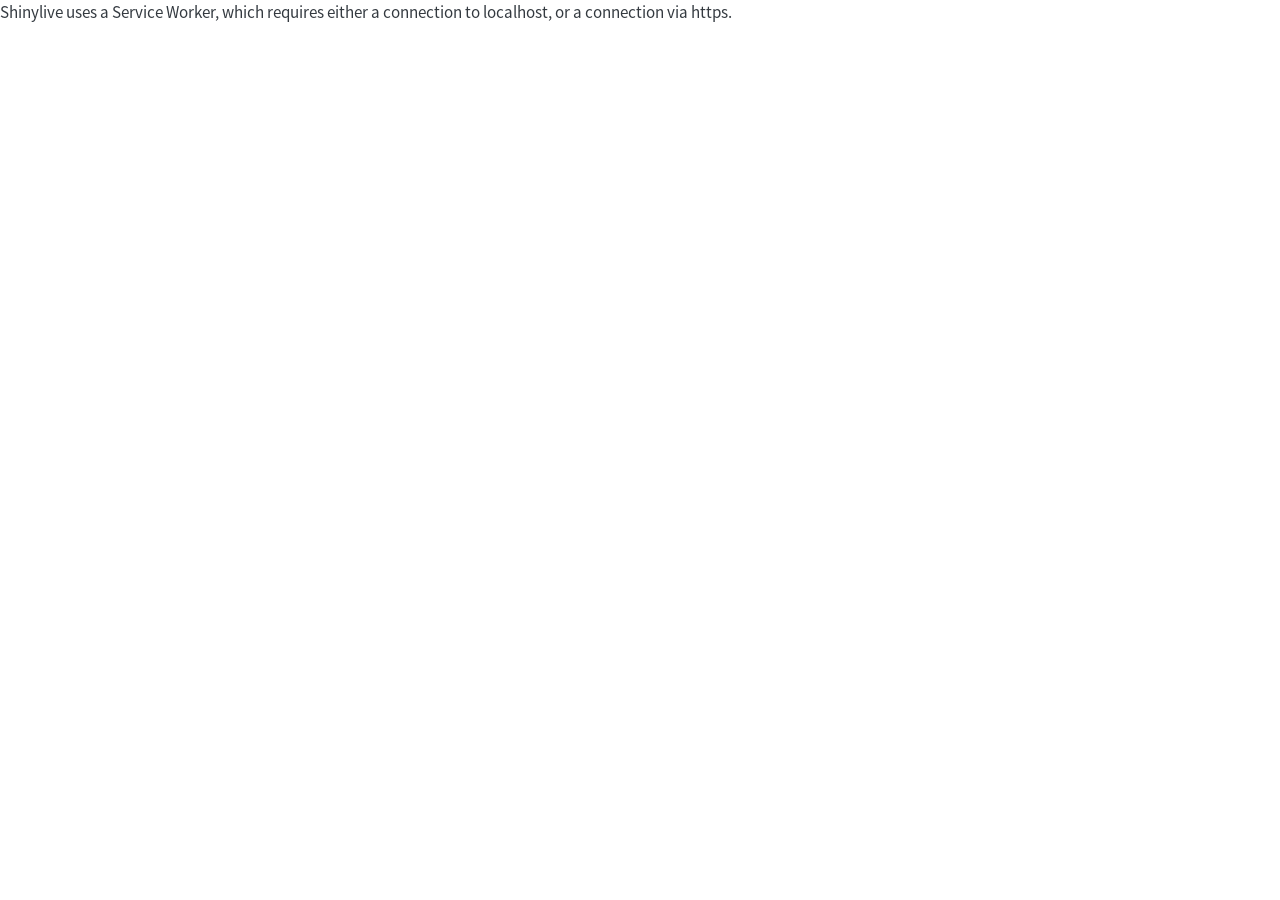
<file: app.html>
<!DOCTYPE html>
<html xmlns="http://www.w3.org/1999/xhtml" lang="en" xml:lang="en"><head>

<meta charset="utf-8">
<meta name="generator" content="quarto-1.9.38">

<meta name="viewport" content="width=device-width, initial-scale=1.0, user-scalable=yes">


<title>Try it out – Sensory Extension Toolkit</title>
<style>
/* Default styles provided by pandoc.
** See https://pandoc.org/MANUAL.html#variables-for-html for config info.
*/
code{white-space: pre-wrap;}
span.smallcaps{font-variant: small-caps;}
div.columns{display: flex; gap: min(4vw, 1.5em);}
div.column{flex: auto; overflow-x: auto;}
div.hanging-indent{margin-left: 1.5em; text-indent: -1.5em;}
ul.task-list{list-style: none;}
ul.task-list li input[type="checkbox"] {
  width: 0.8em;
  margin: 0 0.8em 0.2em -1em; /* quarto-specific, see https://github.com/quarto-dev/quarto-cli/issues/4556 */ 
  vertical-align: middle;
}
</style>


<script src="site_libs/quarto-nav/quarto-nav.js"></script>
<script src="site_libs/quarto-nav/headroom.min.js"></script>
<script src="site_libs/clipboard/clipboard.min.js"></script>
<script src="site_libs/quarto-search/autocomplete.umd.js"></script>
<script src="site_libs/quarto-search/fuse.min.js"></script>
<script src="site_libs/quarto-search/quarto-search.js"></script>
<meta name="quarto:offset" content="./">
<script src="site_libs/quarto-html/quarto.js" type="module"></script>
<script src="site_libs/quarto-html/tabsets/tabsets.js" type="module"></script>
<script src="site_libs/quarto-html/popper.min.js"></script>
<script src="site_libs/quarto-html/tippy.umd.min.js"></script>
<script src="site_libs/quarto-html/anchor.min.js"></script>
<link href="site_libs/quarto-html/tippy.css" rel="stylesheet">
<link href="site_libs/quarto-html/quarto-syntax-highlighting-15634bcf2e68342d4ad2dfa704d543f6.css" rel="stylesheet" id="quarto-text-highlighting-styles">
<script src="site_libs/bootstrap/bootstrap.min.js"></script>
<link href="site_libs/bootstrap/bootstrap-icons.css" rel="stylesheet">
<link href="site_libs/bootstrap/bootstrap-614833ef2025a67d3074c9c0dd9efc48.min.css" rel="stylesheet" append-hash="true" id="quarto-bootstrap" data-mode="light">
<meta name="shinylive:serviceworker_dir" content=".">
<script src="site_libs/quarto-contrib/shinylive-0.10.12/shinylive/load-shinylive-sw.js" type="module"></script>
<script src="site_libs/quarto-contrib/shinylive-0.10.12/shinylive/run-python-blocks.js" type="module"></script>
<link href="site_libs/quarto-contrib/shinylive-0.10.12/shinylive/shinylive.css" rel="stylesheet">
<link href="site_libs/quarto-contrib/shinylive-quarto-css/shinylive-quarto.css" rel="stylesheet">
<script id="quarto-search-options" type="application/json">{
  "location": "navbar",
  "copy-button": false,
  "collapse-after": 3,
  "panel-placement": "end",
  "type": "overlay",
  "limit": 50,
  "keyboard-shortcut": [
    "f",
    "/",
    "s"
  ],
  "show-item-context": false,
  "language": {
    "search-no-results-text": "No results",
    "search-matching-documents-text": "matching documents",
    "search-copy-link-title": "Copy link to search",
    "search-hide-matches-text": "Hide additional matches",
    "search-more-match-text": "more match in this document",
    "search-more-matches-text": "more matches in this document",
    "search-clear-button-title": "Clear",
    "search-text-placeholder": "",
    "search-detached-cancel-button-title": "Cancel",
    "search-submit-button-title": "Submit",
    "search-label": "Search"
  }
}</script>


<link rel="stylesheet" href="styles.css">
</head>

<body class="nav-fixed quarto-light">

<div id="quarto-search-results"></div>
  <header id="quarto-header" class="headroom fixed-top">
    <nav class="navbar navbar-expand-lg " data-bs-theme="dark">
      <div class="navbar-container container-fluid">
      <div class="navbar-brand-container mx-auto">
    <a class="navbar-brand" href="./index.html">
    <span class="navbar-title">Sensory Extension Toolkit</span>
    </a>
  </div>
            <div id="quarto-search" class="" title="Search"></div>
          <button class="navbar-toggler" type="button" data-bs-toggle="collapse" data-bs-target="#navbarCollapse" aria-controls="navbarCollapse" role="menu" aria-expanded="false" aria-label="Toggle navigation" onclick="if (window.quartoToggleHeadroom) { window.quartoToggleHeadroom(); }">
  <span class="navbar-toggler-icon"></span>
</button>
          <div class="collapse navbar-collapse" id="navbarCollapse">
            <ul class="navbar-nav navbar-nav-scroll me-auto">
  <li class="nav-item">
    <a class="nav-link" href="./index.html"> 
<span class="menu-text">Start here</span></a>
  </li>  
  <li class="nav-item">
    <a class="nav-link" href="./discrimination.html"> 
<span class="menu-text">Discrimination tests</span></a>
  </li>  
  <li class="nav-item">
    <a class="nav-link" href="./tetrad-details.html"> 
<span class="menu-text">Recommended procedure</span></a>
  </li>  
  <li class="nav-item">
    <a class="nav-link" href="./analysis.html"> 
<span class="menu-text">Data analysis</span></a>
  </li>  
  <li class="nav-item">
    <a class="nav-link active" href="./app.html" aria-current="page"> 
<span class="menu-text">Try it out!</span></a>
  </li>  
  <li class="nav-item">
    <a class="nav-link" href="./about.html"> 
<span class="menu-text">About</span></a>
  </li>  
</ul>
          </div> <!-- /navcollapse -->
            <div class="quarto-navbar-tools">
</div>
      </div> <!-- /container-fluid -->
    </nav>
</header>
<!-- content -->
<div id="quarto-content" class="quarto-container page-columns page-rows-contents page-layout-article page-navbar">
<!-- sidebar -->
<!-- margin-sidebar -->
    <div id="quarto-margin-sidebar" class="sidebar margin-sidebar zindex-bottom">
        
    </div>
<!-- main -->
<main class="content" id="quarto-document-content">

<header id="title-block-header" class="quarto-title-block default">
<div class="quarto-title">
<h1 class="title">Try it out</h1>
</div>



<div class="quarto-title-meta">

    
  
    
  </div>
  


</header>


<p>Change the values for the number of participants and the number who noticed a difference and then click on the <code>Run test</code> button.</p>
<p>It may take some time for the app to load depending upon your connection speed.</p>
<pre class="shinylive-r" data-engine="r"><code>#| '!! shinylive warning !!': |
#|   shinylive does not work in self-contained HTML documents.
#|   Please set `embed-resources: false` in your metadata.
#| standalone: true
#| viewerHeight: 800

library(shiny)
library(bslib)
library(ggplot2)
library(glue)
library(munsell)

### Setup code ###

b_ratio &lt;-  c(1/2, 1/2, 1/2, 2, 2, 2)
a &lt;- c(6, 4, 2, 1, 2, 3)
prior_tbl &lt;- 
  data.frame(certainty = c("Sure they're different",
                       "Not sure they're different",
                       "I really have no idea, but I hope they're different",
                       "I really have no idea, but I hope they're the same",
                       "Not sure they're the same",
                       "Sure they're the same"),
         proportion = c(1/3, 1/3, 1/3, 2/3, 2/3, 2/3),
         b_ratio = b_ratio,
         a = a,
         b = b_ratio * a)

prior_ab &lt;- function(prior_tbl, level) {
  certainty_choice &lt;- subset(prior_tbl, certainty == level)
  out &lt;- c(certainty_choice$a, certainty_choice$b)
  out
}

lims_fun &lt;- function(N, X, a, b) {
  qbeta(p = c(0.05, 0.95), shape1 = a + X, shape2 = b + N - X)
}

mode_fun &lt;- function(N, X, a, b){
  (a + X - 1) / (a + b + N - 2)
}

report_txt &lt;- function(N, X, a, b, confidence = 0.9) {
  lims &lt;- lims_fun(N, X, a, b)
  mode &lt;- mode_fun(N, X, a, b)
  markdown(
    glue(
    "Based on your prior certainty about how different your samples were, ", 
    "and the fact that {X}/{N} of your tasters correctly completed the ",
    "discrimination test, we estimate with {round(confidence * 100, 0)}%  confidence that the probability ",  
    "of there being a noticeable sensory difference in these two samples is ",
    "between a minimum of {round(100*lims[1], 0)}% and a maximum of {round(100*lims[2], 0)}%, ",
    "with the most likely probability being **{round(100*mode, 0)}% of subjects noticing a difference**. ",
    "These probabilities are displayed below applied to a hypothetical 100 tasters, ",
    "to help illustrate the possible outcomes in real-world circumstances."
  )
  )
}


report_plt &lt;- function(N, X, a, b, confidence = 0.9) {
  lims &lt;- lims_fun(N, X, a, b)
  
  data.frame(
    difference = c(rep("Noticed", 3), rep("Did not notice", 3)),
    name = rep(
      factor(c("observed", "max", "min"),
             levels = c("observed", "min", "max")),
      2),
    value = c(X, round(lims[2] * 100), round(lims[1] * 100),
              N - X, round((1 - lims[2]) * 100), round((1 - lims[1]) * 100)
              )
  ) |&gt;
    
    # and plot
    
    ggplot(aes(x = name, y = value, fill = difference)) + 
    geom_col(position = "dodge") + 
    facet_wrap(~name, scales = "free_x",
               labeller = labeller(
                 name = c(observed = "Observed",
                          min = "of 100 consumers,\nminimum noticing a difference",
                          max = "of 100 consumers,\nmaximum noticing a difference")
               )) + 
    
    # clean it up
    
    scale_fill_manual(values = c("darkgreen", "goldenrod")) + 
    scale_y_continuous(expand = expansion(mult = c(0, 0.05))) + 
    labs(fill = NULL, x = NULL, y = "tasters",
         title = glue::glue("Tetrad test results for {N} tasters"),
         subtitle = glue::glue("with {X} correct responses and {round(100 * confidence, 0)}% confidence")) + 
    theme_linedraw(base_size = 20) +
    theme(legend.position = "bottom",
          axis.text.x = element_blank(),
          axis.ticks.length.x = unit(0, "cm"))
}

# Plot_beta_binomial is from bayesrules package
# https://github.com/bayes-rules/bayesrules/blob/master/R/plot_beta_binomial.R
plot_beta_binomial &lt;- function (alpha,
                                beta,
                                y = NULL,
                                n = NULL,
                                prior = TRUE,
                                likelihood = TRUE,
                                posterior = TRUE){
  if (is.null(y) | is.null(n))
    warning("To visualize the posterior,
            specify data y and n")

  g &lt;- ggplot(data = data.frame(x = c(0, 1)), aes(x)) +
    labs(x = expression(pi),
         y = "density") +
    scale_fill_manual("",
                      values = c(prior = "#f0e442",
                                 `(scaled) likelihood` = "#0071b2",
                                 posterior = "#009e74"),
                      breaks = c("prior",
                                 "(scaled) likelihood",
                                 "posterior"))
  
  if (prior == TRUE) {
    g &lt;- g +
      stat_function(fun = dbeta,
                           args = list(shape1 = alpha,
                                       shape2 = beta)) +
      stat_function(fun = dbeta,
                    args = list(shape1 = alpha,
                                shape2 = beta),
                    geom = "area",
                    alpha = 0.5,
                    aes(fill = "prior"))
    }

  if (!is.null(y) &amp; !is.null(n)) {
    alpha_post &lt;- alpha + y
    beta_post &lt;- beta + n - y
    y_data &lt;- y
    like_scaled &lt;- function(x) {
      like_fun &lt;- function(x) {
        dbinom(x = y_data, size = n, prob = x)
      }
      scale_c &lt;- integrate(like_fun, lower = 0, upper = 1)[[1]]
      like_fun(x)/scale_c
    }
  }
  if (!is.null(y) &amp; !is.null(n) &amp; (likelihood != FALSE)) {
    g &lt;- g +
      stat_function(fun = like_scaled) +
      stat_function(fun = like_scaled,
                    geom = "area",
                    alpha = 0.5,
                    aes(fill = "(scaled) likelihood"))
  }
  if (!is.null(y) &amp; !is.null(n) &amp; posterior == TRUE) {
    g &lt;- g +
      stat_function(fun = dbeta,
                    args = list(shape1 = alpha_post,
                                shape2 = beta_post)) +
      stat_function(fun = dbeta,
                    args = list(shape1 = alpha_post,
                                shape2 = beta_post),
                    geom = "area", alpha = 0.5,
                    aes(fill = "posterior"))
  }
  g + 
    theme_linedraw(base_size = 20)
}

### UI code ###

sidebar_selectors &lt;- sidebar(
  numericInput("N", 
               label = "Number of participants",
               value = 25, min = 0),
  numericInput("X",
               label = "Number of participants who thought they were different",
               value = 15, min = 0),
  selectInput("prior", "Your expectation:",
              choices = prior_tbl$certainty,
              width = "100%"),
  actionButton("simulate", "Run test")
)

# Define UI for application that draws a histogram
ui &lt;- page_navbar(
  sidebar = sidebar_selectors,
  navset_card_tab(
  nav_panel("Plot the outcome",
            htmlOutput("reportText"),
            plotOutput("reportPlot")),
  nav_panel("Distribution for priors",
            textOutput("ab"),
            plotOutput("bayesPlot"))
  )
)

### Server code ###

# Define server logic
server &lt;- function(input, output) {
  
  priors &lt;- eventReactive(input$simulate,
                          prior_ab(prior_tbl, input$prior),
                          ignoreNULL = FALSE)
  
  N &lt;- eventReactive(input$simulate, input$N, ignoreNULL = FALSE)
  X &lt;- eventReactive(input$simulate, input$X, ignoreNULL = FALSE)
  
  output$reportText &lt;- renderText(
    report_txt(N(), X(), priors()[[1]], priors()[[2]])
  )
  
  output$reportPlot &lt;- renderPlot(
   report_plt(N(), X(), priors()[[1]], priors()[[2]]),
    height = 500
  )
  
  output$bayesPlot &lt;- renderPlot({
    plot_beta_binomial(alpha = priors()[[1]], beta = priors()[[2]],
                       y = X(), n = N())
  })
  
  output$ab &lt;- renderText(
    paste("Alpha is currently:", priors()[[1]], "and",
          "Beta is currently:", priors()[[2]]))
}

# Run the application 
shinyApp(ui = ui, server = server)</code></pre>



</main> <!-- /main -->
<script id="quarto-html-after-body" type="application/javascript">
  window.document.addEventListener("DOMContentLoaded", function (event) {
    const icon = "";
    const anchorJS = new window.AnchorJS();
    anchorJS.options = {
      placement: 'right',
      icon: icon
    };
    anchorJS.add('.anchored');
    const isCodeAnnotation = (el) => {
      for (const clz of el.classList) {
        if (clz.startsWith('code-annotation-')) {                     
          return true;
        }
      }
      return false;
    }
    const onCopySuccess = function(e) {
      // button target
      const button = e.trigger;
      // don't keep focus
      button.blur();
      // flash "checked"
      button.classList.add('code-copy-button-checked');
      var currentTitle = button.getAttribute("title");
      button.setAttribute("title", "Copied!");
      let tooltip;
      if (window.bootstrap) {
        button.setAttribute("data-bs-toggle", "tooltip");
        button.setAttribute("data-bs-placement", "left");
        button.setAttribute("data-bs-title", "Copied!");
        tooltip = new bootstrap.Tooltip(button, 
          { trigger: "manual", 
            customClass: "code-copy-button-tooltip",
            offset: [0, -8]});
        tooltip.show();    
      }
      setTimeout(function() {
        if (tooltip) {
          tooltip.hide();
          button.removeAttribute("data-bs-title");
          button.removeAttribute("data-bs-toggle");
          button.removeAttribute("data-bs-placement");
        }
        button.setAttribute("title", currentTitle);
        button.classList.remove('code-copy-button-checked');
      }, 1000);
      // clear code selection
      e.clearSelection();
    }
    const getTextToCopy = function(trigger) {
      const outerScaffold = trigger.parentElement.cloneNode(true);
      const codeEl = outerScaffold.querySelector('code');
      for (const childEl of codeEl.children) {
        if (isCodeAnnotation(childEl)) {
          childEl.remove();
        }
      }
      return codeEl.innerText;
    }
    const clipboard = new window.ClipboardJS('.code-copy-button:not([data-in-quarto-modal])', {
      text: getTextToCopy
    });
    clipboard.on('success', onCopySuccess);
    if (window.document.getElementById('quarto-embedded-source-code-modal')) {
      const clipboardModal = new window.ClipboardJS('.code-copy-button[data-in-quarto-modal]', {
        text: getTextToCopy,
        container: window.document.getElementById('quarto-embedded-source-code-modal')
      });
      clipboardModal.on('success', onCopySuccess);
    }
      var localhostRegex = new RegExp(/^(?:http|https):\/\/localhost\:?[0-9]*\//);
      var mailtoRegex = new RegExp(/^mailto:/);
        var filterRegex = new RegExp("https:\/\/jessesadler\.github\.io\/set-website\/");
      var isInternal = (href) => {
          return filterRegex.test(href) || localhostRegex.test(href) || mailtoRegex.test(href);
      }
      // Inspect non-navigation links and adorn them if external
     var links = window.document.querySelectorAll('a[href]:not(.nav-link):not(.navbar-brand):not(.toc-action):not(.sidebar-link):not(.sidebar-item-toggle):not(.pagination-link):not(.no-external):not([aria-hidden]):not(.dropdown-item):not(.quarto-navigation-tool):not(.about-link)');
      for (var i=0; i<links.length; i++) {
        const link = links[i];
        if (!isInternal(link.href)) {
          // undo the damage that might have been done by quarto-nav.js in the case of
          // links that we want to consider external
          if (link.dataset.originalHref !== undefined) {
            link.href = link.dataset.originalHref;
          }
        }
      }
    function tippyHover(el, contentFn, onTriggerFn, onUntriggerFn) {
      const config = {
        allowHTML: true,
        maxWidth: 500,
        delay: 100,
        arrow: false,
        appendTo: function(el) {
            return el.parentElement;
        },
        interactive: true,
        interactiveBorder: 10,
        theme: 'quarto',
        placement: 'bottom-start',
      };
      if (contentFn) {
        config.content = contentFn;
      }
      if (onTriggerFn) {
        config.onTrigger = onTriggerFn;
      }
      if (onUntriggerFn) {
        config.onUntrigger = onUntriggerFn;
      }
      window.tippy(el, config); 
    }
    const noterefs = window.document.querySelectorAll('a[role="doc-noteref"]');
    for (var i=0; i<noterefs.length; i++) {
      const ref = noterefs[i];
      tippyHover(ref, function() {
        // use id or data attribute instead here
        let href = ref.getAttribute('data-footnote-href') || ref.getAttribute('href');
        try { href = new URL(href).hash; } catch {}
        const id = href.replace(/^#\/?/, "");
        const note = window.document.getElementById(id);
        if (note) {
          return note.innerHTML;
        } else {
          return "";
        }
      });
    }
    const xrefs = window.document.querySelectorAll('a.quarto-xref');
    const processXRef = (id, note) => {
      // Strip column container classes
      const stripColumnClz = (el) => {
        el.classList.remove("page-full", "page-columns");
        if (el.children) {
          for (const child of el.children) {
            stripColumnClz(child);
          }
        }
      }
      stripColumnClz(note)
      if (id === null || id.startsWith('sec-')) {
        // Special case sections, only their first couple elements
        const container = document.createElement("div");
        if (note.children && note.children.length > 2) {
          container.appendChild(note.children[0].cloneNode(true));
          for (let i = 1; i < note.children.length; i++) {
            const child = note.children[i];
            if (child.tagName === "P" && child.innerText === "") {
              continue;
            } else {
              container.appendChild(child.cloneNode(true));
              break;
            }
          }
          if (window.Quarto?.typesetMath) {
            window.Quarto.typesetMath(container);
          }
          return container.innerHTML
        } else {
          if (window.Quarto?.typesetMath) {
            window.Quarto.typesetMath(note);
          }
          return note.innerHTML;
        }
      } else {
        // Remove any anchor links if they are present
        const anchorLink = note.querySelector('a.anchorjs-link');
        if (anchorLink) {
          anchorLink.remove();
        }
        if (window.Quarto?.typesetMath) {
          window.Quarto.typesetMath(note);
        }
        if (note.classList.contains("callout")) {
          return note.outerHTML;
        } else {
          return note.innerHTML;
        }
      }
    }
    for (var i=0; i<xrefs.length; i++) {
      const xref = xrefs[i];
      tippyHover(xref, undefined, function(instance) {
        instance.disable();
        let url = xref.getAttribute('href');
        let hash = undefined; 
        if (url.startsWith('#')) {
          hash = url;
        } else {
          try { hash = new URL(url).hash; } catch {}
        }
        if (hash) {
          const id = hash.replace(/^#\/?/, "");
          const note = window.document.getElementById(id);
          if (note !== null) {
            try {
              const html = processXRef(id, note.cloneNode(true));
              instance.setContent(html);
            } finally {
              instance.enable();
              instance.show();
            }
          } else {
            // See if we can fetch this
            fetch(url.split('#')[0])
            .then(res => res.text())
            .then(html => {
              const parser = new DOMParser();
              const htmlDoc = parser.parseFromString(html, "text/html");
              const note = htmlDoc.getElementById(id);
              if (note !== null) {
                const html = processXRef(id, note);
                instance.setContent(html);
              } 
            }).finally(() => {
              instance.enable();
              instance.show();
            });
          }
        } else {
          // See if we can fetch a full url (with no hash to target)
          // This is a special case and we should probably do some content thinning / targeting
          fetch(url)
          .then(res => res.text())
          .then(html => {
            const parser = new DOMParser();
            const htmlDoc = parser.parseFromString(html, "text/html");
            const note = htmlDoc.querySelector('main.content');
            if (note !== null) {
              // This should only happen for chapter cross references
              // (since there is no id in the URL)
              // remove the first header
              if (note.children.length > 0 && note.children[0].tagName === "HEADER") {
                note.children[0].remove();
              }
              const html = processXRef(null, note);
              instance.setContent(html);
            } 
          }).finally(() => {
            instance.enable();
            instance.show();
          });
        }
      }, function(instance) {
      });
    }
        let selectedAnnoteEl;
        const selectorForAnnotation = ( cell, annotation) => {
          let cellAttr = 'data-code-cell="' + cell + '"';
          let lineAttr = 'data-code-annotation="' +  annotation + '"';
          const selector = 'span[' + cellAttr + '][' + lineAttr + ']';
          return selector;
        }
        const selectCodeLines = (annoteEl) => {
          const doc = window.document;
          const targetCell = annoteEl.getAttribute("data-target-cell");
          const targetAnnotation = annoteEl.getAttribute("data-target-annotation");
          const annoteSpan = window.document.querySelector(selectorForAnnotation(targetCell, targetAnnotation));
          const lines = annoteSpan.getAttribute("data-code-lines").split(",");
          const lineIds = lines.map((line) => {
            return targetCell + "-" + line;
          })
          let top = null;
          let height = null;
          let parent = null;
          if (lineIds.length > 0) {
              //compute the position of the single el (top and bottom and make a div)
              const el = window.document.getElementById(lineIds[0]);
              top = el.offsetTop;
              height = el.offsetHeight;
              parent = el.parentElement.parentElement;
            if (lineIds.length > 1) {
              const lastEl = window.document.getElementById(lineIds[lineIds.length - 1]);
              const bottom = lastEl.offsetTop + lastEl.offsetHeight;
              height = bottom - top;
            }
            if (top !== null && height !== null && parent !== null) {
              // cook up a div (if necessary) and position it 
              let div = window.document.getElementById("code-annotation-line-highlight");
              if (div === null) {
                div = window.document.createElement("div");
                div.setAttribute("id", "code-annotation-line-highlight");
                div.style.position = 'absolute';
                parent.appendChild(div);
              }
              div.style.top = top - 2 + "px";
              div.style.height = height + 4 + "px";
              div.style.left = 0;
              let gutterDiv = window.document.getElementById("code-annotation-line-highlight-gutter");
              if (gutterDiv === null) {
                gutterDiv = window.document.createElement("div");
                gutterDiv.setAttribute("id", "code-annotation-line-highlight-gutter");
                gutterDiv.style.position = 'absolute';
                const codeCell = window.document.getElementById(targetCell);
                const gutter = codeCell.querySelector('.code-annotation-gutter');
                gutter.appendChild(gutterDiv);
              }
              gutterDiv.style.top = top - 2 + "px";
              gutterDiv.style.height = height + 4 + "px";
            }
            selectedAnnoteEl = annoteEl;
          }
        };
        const unselectCodeLines = () => {
          const elementsIds = ["code-annotation-line-highlight", "code-annotation-line-highlight-gutter"];
          elementsIds.forEach((elId) => {
            const div = window.document.getElementById(elId);
            if (div) {
              div.remove();
            }
          });
          selectedAnnoteEl = undefined;
        };
          // Handle positioning of the toggle
      window.addEventListener(
        "resize",
        throttle(() => {
          elRect = undefined;
          if (selectedAnnoteEl) {
            selectCodeLines(selectedAnnoteEl);
          }
        }, 10)
      );
      function throttle(fn, ms) {
      let throttle = false;
      let timer;
        return (...args) => {
          if(!throttle) { // first call gets through
              fn.apply(this, args);
              throttle = true;
          } else { // all the others get throttled
              if(timer) clearTimeout(timer); // cancel #2
              timer = setTimeout(() => {
                fn.apply(this, args);
                timer = throttle = false;
              }, ms);
          }
        };
      }
        // Attach click handler to the DT
        const annoteDls = window.document.querySelectorAll('dt[data-target-cell]');
        for (const annoteDlNode of annoteDls) {
          annoteDlNode.addEventListener('click', (event) => {
            const clickedEl = event.target;
            if (clickedEl !== selectedAnnoteEl) {
              unselectCodeLines();
              const activeEl = window.document.querySelector('dt[data-target-cell].code-annotation-active');
              if (activeEl) {
                activeEl.classList.remove('code-annotation-active');
              }
              selectCodeLines(clickedEl);
              clickedEl.classList.add('code-annotation-active');
            } else {
              // Unselect the line
              unselectCodeLines();
              clickedEl.classList.remove('code-annotation-active');
            }
          });
        }
    const findCites = (el) => {
      const parentEl = el.parentElement;
      if (parentEl) {
        const cites = parentEl.dataset.cites;
        if (cites) {
          return {
            el,
            cites: cites.split(' ')
          };
        } else {
          return findCites(el.parentElement)
        }
      } else {
        return undefined;
      }
    };
    var bibliorefs = window.document.querySelectorAll('a[role="doc-biblioref"]');
    for (var i=0; i<bibliorefs.length; i++) {
      const ref = bibliorefs[i];
      const citeInfo = findCites(ref);
      if (citeInfo) {
        tippyHover(citeInfo.el, function() {
          var popup = window.document.createElement('div');
          citeInfo.cites.forEach(function(cite) {
            var citeDiv = window.document.createElement('div');
            citeDiv.classList.add('hanging-indent');
            citeDiv.classList.add('csl-entry');
            var biblioDiv = window.document.getElementById('ref-' + cite);
            if (biblioDiv) {
              citeDiv.innerHTML = biblioDiv.innerHTML;
            }
            popup.appendChild(citeDiv);
          });
          return popup.innerHTML;
        });
      }
    }
  });
  </script>
</div> <!-- /content -->




</body></html>
</file>
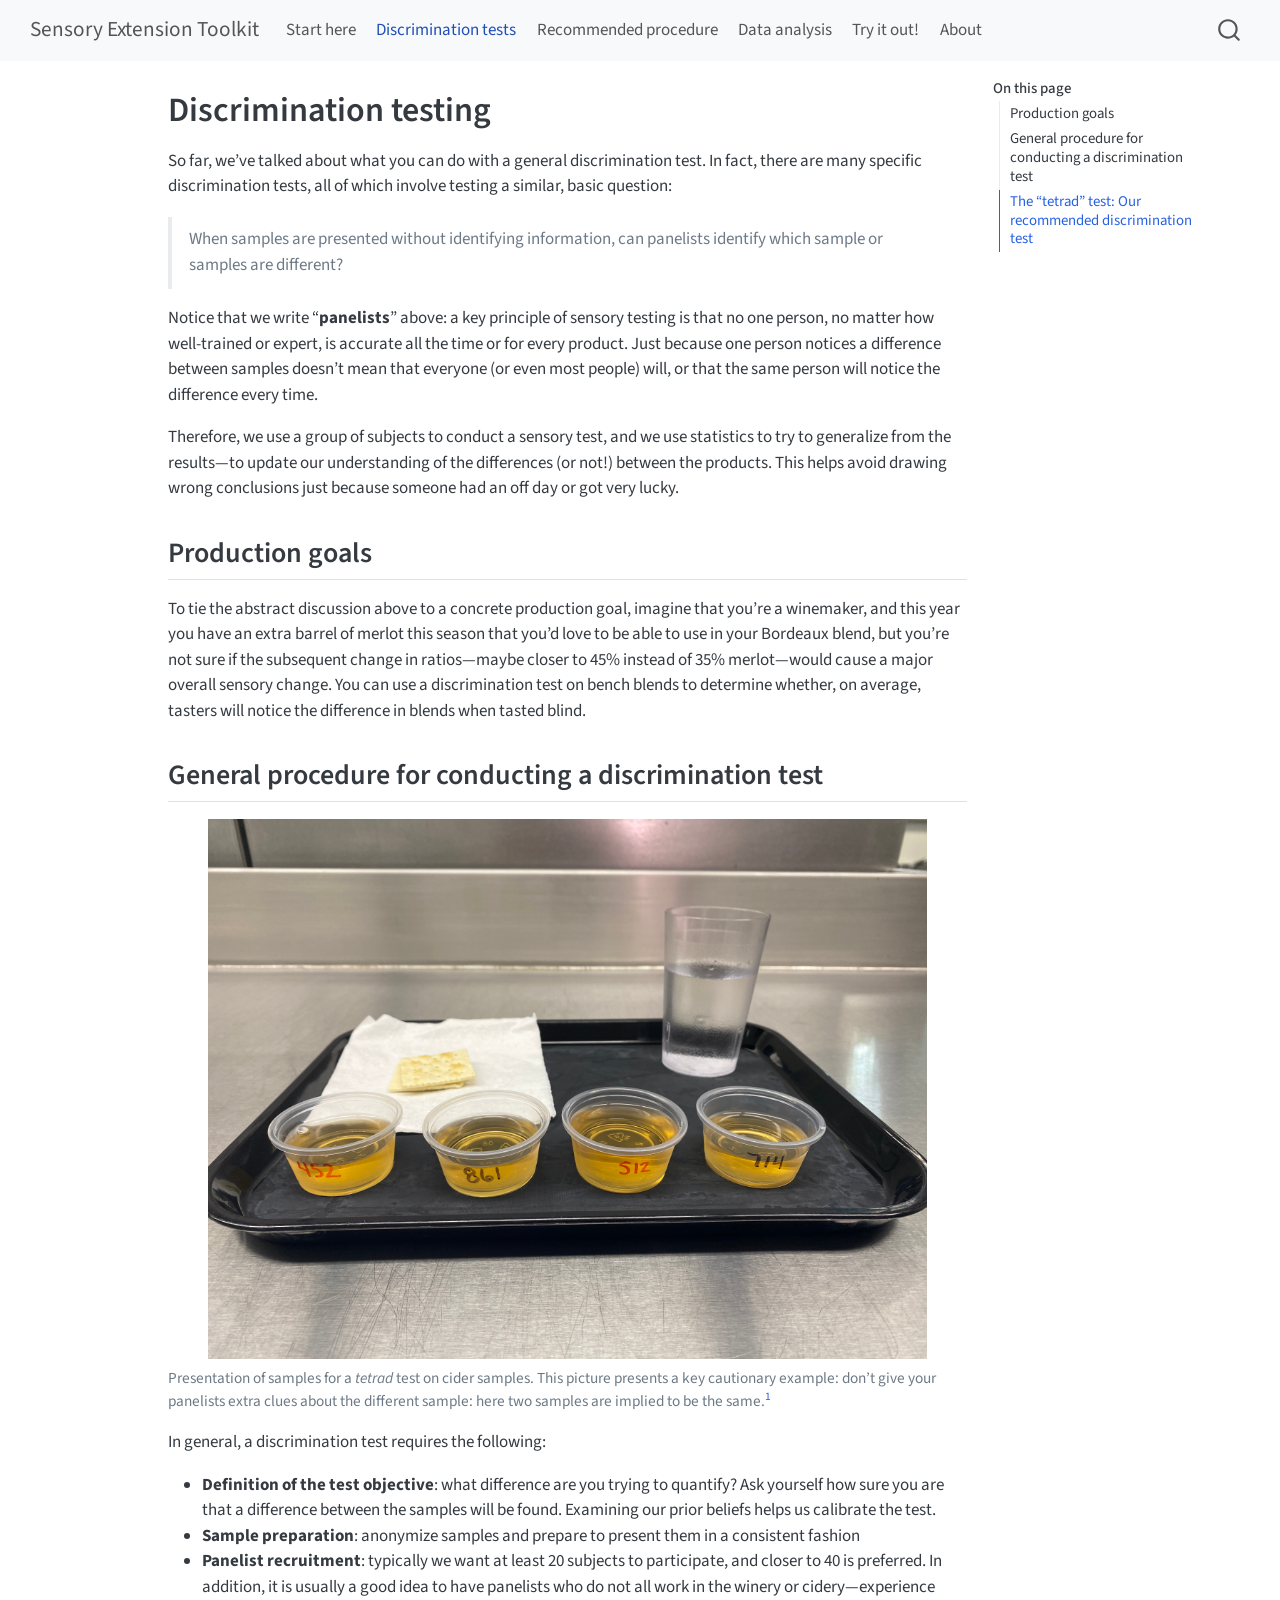
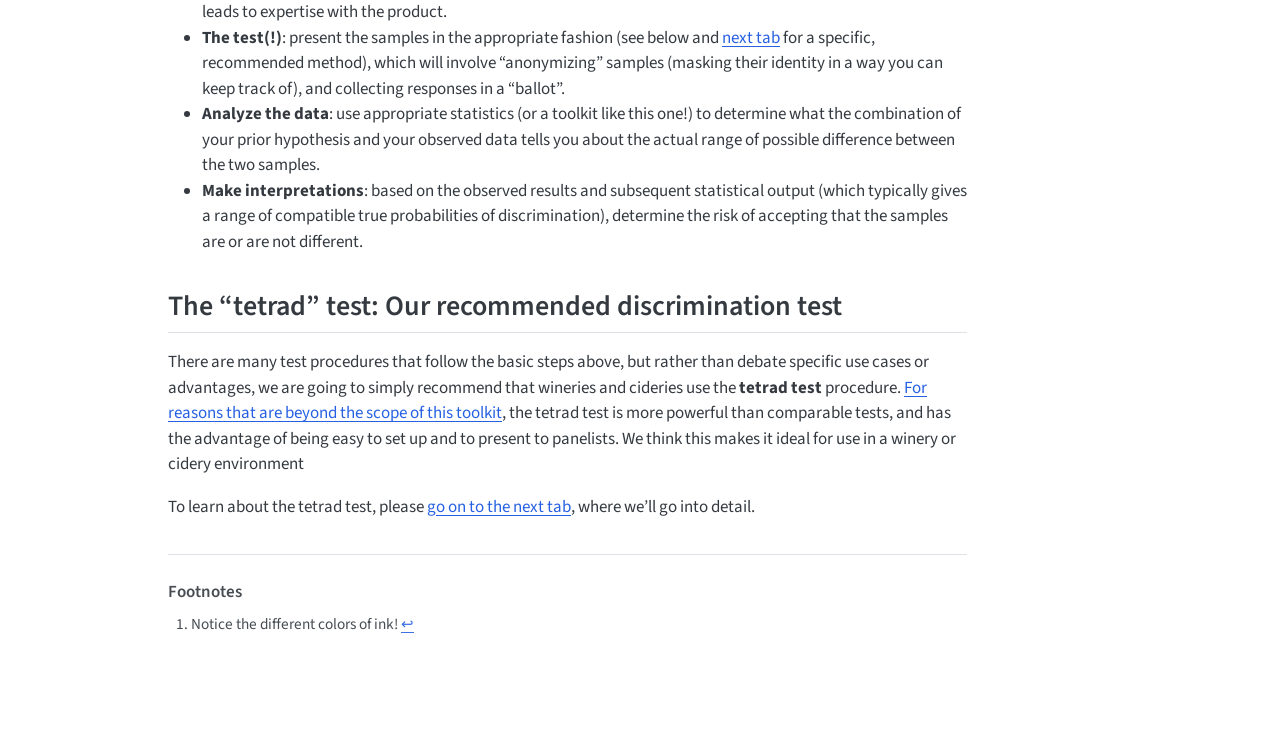
<file: discrimination.html>
<!DOCTYPE html>
<html xmlns="http://www.w3.org/1999/xhtml" lang="en" xml:lang="en"><head>

<meta charset="utf-8">
<meta name="generator" content="quarto-1.9.38">

<meta name="viewport" content="width=device-width, initial-scale=1.0, user-scalable=yes">


<title>Discrimination testing – Sensory Extension Toolkit</title>
<style>
/* Default styles provided by pandoc.
** See https://pandoc.org/MANUAL.html#variables-for-html for config info.
*/
code{white-space: pre-wrap;}
span.smallcaps{font-variant: small-caps;}
div.columns{display: flex; gap: min(4vw, 1.5em);}
div.column{flex: auto; overflow-x: auto;}
div.hanging-indent{margin-left: 1.5em; text-indent: -1.5em;}
ul.task-list{list-style: none;}
ul.task-list li input[type="checkbox"] {
  width: 0.8em;
  margin: 0 0.8em 0.2em -1em; /* quarto-specific, see https://github.com/quarto-dev/quarto-cli/issues/4556 */ 
  vertical-align: middle;
}
</style>


<script src="site_libs/quarto-nav/quarto-nav.js"></script>
<script src="site_libs/quarto-nav/headroom.min.js"></script>
<script src="site_libs/clipboard/clipboard.min.js"></script>
<script src="site_libs/quarto-search/autocomplete.umd.js"></script>
<script src="site_libs/quarto-search/fuse.min.js"></script>
<script src="site_libs/quarto-search/quarto-search.js"></script>
<meta name="quarto:offset" content="./">
<script src="site_libs/quarto-html/quarto.js" type="module"></script>
<script src="site_libs/quarto-html/tabsets/tabsets.js" type="module"></script>
<script src="site_libs/quarto-html/popper.min.js"></script>
<script src="site_libs/quarto-html/tippy.umd.min.js"></script>
<script src="site_libs/quarto-html/anchor.min.js"></script>
<link href="site_libs/quarto-html/tippy.css" rel="stylesheet">
<link href="site_libs/quarto-html/quarto-syntax-highlighting-15634bcf2e68342d4ad2dfa704d543f6.css" rel="stylesheet" id="quarto-text-highlighting-styles">
<script src="site_libs/bootstrap/bootstrap.min.js"></script>
<link href="site_libs/bootstrap/bootstrap-icons.css" rel="stylesheet">
<link href="site_libs/bootstrap/bootstrap-158031087360bce0ff56dc785ce39e06.min.css" rel="stylesheet" append-hash="true" id="quarto-bootstrap" data-mode="light">
<script id="quarto-search-options" type="application/json">{
  "location": "navbar",
  "copy-button": false,
  "collapse-after": 3,
  "panel-placement": "end",
  "type": "overlay",
  "limit": 50,
  "keyboard-shortcut": [
    "f",
    "/",
    "s"
  ],
  "show-item-context": false,
  "language": {
    "search-no-results-text": "No results",
    "search-matching-documents-text": "matching documents",
    "search-copy-link-title": "Copy link to search",
    "search-hide-matches-text": "Hide additional matches",
    "search-more-match-text": "more match in this document",
    "search-more-matches-text": "more matches in this document",
    "search-clear-button-title": "Clear",
    "search-text-placeholder": "",
    "search-detached-cancel-button-title": "Cancel",
    "search-submit-button-title": "Submit",
    "search-label": "Search"
  }
}</script>


<link rel="stylesheet" href="styles.css">
</head>

<body class="nav-fixed quarto-light">

<div id="quarto-search-results"></div>
  <header id="quarto-header" class="headroom fixed-top">
    <nav class="navbar navbar-expand-lg " data-bs-theme="dark">
      <div class="navbar-container container-fluid">
      <div class="navbar-brand-container mx-auto">
    <a class="navbar-brand" href="./index.html">
    <span class="navbar-title">Sensory Extension Toolkit</span>
    </a>
  </div>
            <div id="quarto-search" class="" title="Search"></div>
          <button class="navbar-toggler" type="button" data-bs-toggle="collapse" data-bs-target="#navbarCollapse" aria-controls="navbarCollapse" role="menu" aria-expanded="false" aria-label="Toggle navigation" onclick="if (window.quartoToggleHeadroom) { window.quartoToggleHeadroom(); }">
  <span class="navbar-toggler-icon"></span>
</button>
          <div class="collapse navbar-collapse" id="navbarCollapse">
            <ul class="navbar-nav navbar-nav-scroll me-auto">
  <li class="nav-item">
    <a class="nav-link" href="./index.html"> 
<span class="menu-text">Start here</span></a>
  </li>  
  <li class="nav-item">
    <a class="nav-link active" href="./discrimination.html" aria-current="page"> 
<span class="menu-text">Discrimination tests</span></a>
  </li>  
  <li class="nav-item">
    <a class="nav-link" href="./tetrad-details.html"> 
<span class="menu-text">Recommended procedure</span></a>
  </li>  
  <li class="nav-item">
    <a class="nav-link" href="./analysis.html"> 
<span class="menu-text">Data analysis</span></a>
  </li>  
  <li class="nav-item">
    <a class="nav-link" href="./app.html"> 
<span class="menu-text">Try it out!</span></a>
  </li>  
  <li class="nav-item">
    <a class="nav-link" href="./about.html"> 
<span class="menu-text">About</span></a>
  </li>  
</ul>
          </div> <!-- /navcollapse -->
            <div class="quarto-navbar-tools">
</div>
      </div> <!-- /container-fluid -->
    </nav>
</header>
<!-- content -->
<div id="quarto-content" class="quarto-container page-columns page-rows-contents page-layout-article page-navbar">
<!-- sidebar -->
<!-- margin-sidebar -->
    <div id="quarto-margin-sidebar" class="sidebar margin-sidebar">
        <nav id="TOC" role="doc-toc" class="toc-active">
    <h2 id="toc-title">On this page</h2>
   
  <ul>
  <li><a href="#production-goals" id="toc-production-goals" class="nav-link active" data-scroll-target="#production-goals">Production goals</a></li>
  <li><a href="#general-procedure-for-conducting-a-discrimination-test" id="toc-general-procedure-for-conducting-a-discrimination-test" class="nav-link" data-scroll-target="#general-procedure-for-conducting-a-discrimination-test">General procedure for conducting a discrimination test</a></li>
  <li><a href="#the-tetrad-test-our-recommended-discrimination-test" id="toc-the-tetrad-test-our-recommended-discrimination-test" class="nav-link" data-scroll-target="#the-tetrad-test-our-recommended-discrimination-test">The “tetrad” test: Our recommended discrimination test</a></li>
  </ul>
</nav>
    </div>
<!-- main -->
<main class="content" id="quarto-document-content">

<header id="title-block-header" class="quarto-title-block default">
<div class="quarto-title">
<h1 class="title">Discrimination testing</h1>
</div>



<div class="quarto-title-meta">

    
  
    
  </div>
  


</header>


<p>So far, we’ve talked about what you can do with a general discrimination test. In fact, there are many specific discrimination tests, all of which involve testing a similar, basic question:</p>
<blockquote class="blockquote">
<p>When samples are presented without identifying information, can panelists identify which sample or samples are different?</p>
</blockquote>
<p>Notice that we write “<strong>panelists</strong>” above: a key principle of sensory testing is that no one person, no matter how well-trained or expert, is accurate all the time or for every product. Just because one person notices a difference between samples doesn’t mean that everyone (or even most people) will, or that the same person will notice the difference every time.</p>
<p>Therefore, we use a group of subjects to conduct a sensory test, and we use statistics to try to generalize from the results—to update our understanding of the differences (or not!) between the products. This helps avoid drawing wrong conclusions just because someone had an off day or got very lucky.</p>
<section id="production-goals" class="level2">
<h2 class="anchored" data-anchor-id="production-goals">Production goals</h2>
<p>To tie the abstract discussion above to a concrete production goal, imagine that you’re a winemaker, and this year you have an extra barrel of merlot this season that you’d love to be able to use in your Bordeaux blend, but you’re not sure if the subsequent change in ratios—maybe closer to 45% instead of 35% merlot—would cause a major overall sensory change. You can use a discrimination test on bench blends to determine whether, on average, tasters will notice the difference in blends when tasted blind.</p>
</section>
<section id="general-procedure-for-conducting-a-discrimination-test" class="level2">
<h2 class="anchored" data-anchor-id="general-procedure-for-conducting-a-discrimination-test">General procedure for conducting a discrimination test</h2>
<div id="badexample" class="quarto-figure quarto-figure-center anchored">
<figure class="figure">
<p><img src="img/tetrad-test-example.JPG" class="img-fluid figure-img" style="width:90.0%"></p>
<figcaption>Presentation of samples for a <em>tetrad</em> test on cider samples. This picture presents a key cautionary example: don’t give your panelists extra clues about the different sample: here two samples are implied to be the same.<a href="#fn1" class="footnote-ref" id="fnref1" role="doc-noteref"><sup>1</sup></a></figcaption>
</figure>
</div>
<p>In general, a discrimination test requires the following:</p>
<ul>
<li><strong>Definition of the test objective</strong>: what difference are you trying to quantify? Ask yourself how sure you are that a difference between the samples will be found. Examining our prior beliefs helps us calibrate the test.</li>
<li><strong>Sample preparation</strong>: anonymize samples and prepare to present them in a consistent fashion</li>
<li><strong>Panelist recruitment</strong>: typically we want at least 20 subjects to participate, and closer to 40 is preferred. In addition, it is usually a good idea to have panelists who do not all work in the winery or cidery—experience leads to expertise with the product.</li>
<li><strong>The test(!)</strong>: present the samples in the appropriate fashion (see below and <a href="./tetrad-details.html">next tab</a> for a specific, recommended method), which will involve “anonymizing” samples (masking their identity in a way you can keep track of), and collecting responses in a “ballot”.</li>
<li><strong>Analyze the data</strong>: use appropriate statistics (or a toolkit like this one!) to determine what the combination of your prior hypothesis and your observed data tells you about the actual range of possible difference between the two samples.</li>
<li><strong>Make interpretations</strong>: based on the observed results and subsequent statistical output (which typically gives a range of compatible true probabilities of discrimination), determine the risk of accepting that the samples are or are not different.</li>
</ul>
</section>
<section id="the-tetrad-test-our-recommended-discrimination-test" class="level2">
<h2 class="anchored" data-anchor-id="the-tetrad-test-our-recommended-discrimination-test">The “tetrad” test: Our recommended discrimination test</h2>
<p>There are many test procedures that follow the basic steps above, but rather than debate specific use cases or advantages, we are going to simply recommend that wineries and cideries use the <strong>tetrad test</strong> procedure. <a href="https://www.sensorysociety.org/meetings/2016%20Presentations/W_SM_Kamerud.pdf">For reasons that are beyond the scope of this toolkit</a>, the tetrad test is more powerful than comparable tests, and has the advantage of being easy to set up and to present to panelists. We think this makes it ideal for use in a winery or cidery environment</p>
<p>To learn about the tetrad test, please <a href="./tetrad-details.html">go on to the next tab</a>, where we’ll go into detail.</p>


</section>


<div id="quarto-appendix" class="default"><section id="footnotes" class="footnotes footnotes-end-of-document" role="doc-endnotes"><h2 class="anchored quarto-appendix-heading">Footnotes</h2>

<ol>
<li id="fn1"><p>Notice the different colors of ink!<a href="#fnref1" class="footnote-back" role="doc-backlink">↩︎</a></p></li>
</ol>
</section></div></main> <!-- /main -->
<script id="quarto-html-after-body" type="application/javascript">
  window.document.addEventListener("DOMContentLoaded", function (event) {
    const icon = "";
    const anchorJS = new window.AnchorJS();
    anchorJS.options = {
      placement: 'right',
      icon: icon
    };
    anchorJS.add('.anchored');
    const isCodeAnnotation = (el) => {
      for (const clz of el.classList) {
        if (clz.startsWith('code-annotation-')) {                     
          return true;
        }
      }
      return false;
    }
    const onCopySuccess = function(e) {
      // button target
      const button = e.trigger;
      // don't keep focus
      button.blur();
      // flash "checked"
      button.classList.add('code-copy-button-checked');
      var currentTitle = button.getAttribute("title");
      button.setAttribute("title", "Copied!");
      let tooltip;
      if (window.bootstrap) {
        button.setAttribute("data-bs-toggle", "tooltip");
        button.setAttribute("data-bs-placement", "left");
        button.setAttribute("data-bs-title", "Copied!");
        tooltip = new bootstrap.Tooltip(button, 
          { trigger: "manual", 
            customClass: "code-copy-button-tooltip",
            offset: [0, -8]});
        tooltip.show();    
      }
      setTimeout(function() {
        if (tooltip) {
          tooltip.hide();
          button.removeAttribute("data-bs-title");
          button.removeAttribute("data-bs-toggle");
          button.removeAttribute("data-bs-placement");
        }
        button.setAttribute("title", currentTitle);
        button.classList.remove('code-copy-button-checked');
      }, 1000);
      // clear code selection
      e.clearSelection();
    }
    const getTextToCopy = function(trigger) {
      const outerScaffold = trigger.parentElement.cloneNode(true);
      const codeEl = outerScaffold.querySelector('code');
      for (const childEl of codeEl.children) {
        if (isCodeAnnotation(childEl)) {
          childEl.remove();
        }
      }
      return codeEl.innerText;
    }
    const clipboard = new window.ClipboardJS('.code-copy-button:not([data-in-quarto-modal])', {
      text: getTextToCopy
    });
    clipboard.on('success', onCopySuccess);
    if (window.document.getElementById('quarto-embedded-source-code-modal')) {
      const clipboardModal = new window.ClipboardJS('.code-copy-button[data-in-quarto-modal]', {
        text: getTextToCopy,
        container: window.document.getElementById('quarto-embedded-source-code-modal')
      });
      clipboardModal.on('success', onCopySuccess);
    }
      var localhostRegex = new RegExp(/^(?:http|https):\/\/localhost\:?[0-9]*\//);
      var mailtoRegex = new RegExp(/^mailto:/);
        var filterRegex = new RegExp("https:\/\/jessesadler\.github\.io\/set-website\/");
      var isInternal = (href) => {
          return filterRegex.test(href) || localhostRegex.test(href) || mailtoRegex.test(href);
      }
      // Inspect non-navigation links and adorn them if external
     var links = window.document.querySelectorAll('a[href]:not(.nav-link):not(.navbar-brand):not(.toc-action):not(.sidebar-link):not(.sidebar-item-toggle):not(.pagination-link):not(.no-external):not([aria-hidden]):not(.dropdown-item):not(.quarto-navigation-tool):not(.about-link)');
      for (var i=0; i<links.length; i++) {
        const link = links[i];
        if (!isInternal(link.href)) {
          // undo the damage that might have been done by quarto-nav.js in the case of
          // links that we want to consider external
          if (link.dataset.originalHref !== undefined) {
            link.href = link.dataset.originalHref;
          }
        }
      }
    function tippyHover(el, contentFn, onTriggerFn, onUntriggerFn) {
      const config = {
        allowHTML: true,
        maxWidth: 500,
        delay: 100,
        arrow: false,
        appendTo: function(el) {
            return el.parentElement;
        },
        interactive: true,
        interactiveBorder: 10,
        theme: 'quarto',
        placement: 'bottom-start',
      };
      if (contentFn) {
        config.content = contentFn;
      }
      if (onTriggerFn) {
        config.onTrigger = onTriggerFn;
      }
      if (onUntriggerFn) {
        config.onUntrigger = onUntriggerFn;
      }
      window.tippy(el, config); 
    }
    const noterefs = window.document.querySelectorAll('a[role="doc-noteref"]');
    for (var i=0; i<noterefs.length; i++) {
      const ref = noterefs[i];
      tippyHover(ref, function() {
        // use id or data attribute instead here
        let href = ref.getAttribute('data-footnote-href') || ref.getAttribute('href');
        try { href = new URL(href).hash; } catch {}
        const id = href.replace(/^#\/?/, "");
        const note = window.document.getElementById(id);
        if (note) {
          return note.innerHTML;
        } else {
          return "";
        }
      });
    }
    const xrefs = window.document.querySelectorAll('a.quarto-xref');
    const processXRef = (id, note) => {
      // Strip column container classes
      const stripColumnClz = (el) => {
        el.classList.remove("page-full", "page-columns");
        if (el.children) {
          for (const child of el.children) {
            stripColumnClz(child);
          }
        }
      }
      stripColumnClz(note)
      if (id === null || id.startsWith('sec-')) {
        // Special case sections, only their first couple elements
        const container = document.createElement("div");
        if (note.children && note.children.length > 2) {
          container.appendChild(note.children[0].cloneNode(true));
          for (let i = 1; i < note.children.length; i++) {
            const child = note.children[i];
            if (child.tagName === "P" && child.innerText === "") {
              continue;
            } else {
              container.appendChild(child.cloneNode(true));
              break;
            }
          }
          if (window.Quarto?.typesetMath) {
            window.Quarto.typesetMath(container);
          }
          return container.innerHTML
        } else {
          if (window.Quarto?.typesetMath) {
            window.Quarto.typesetMath(note);
          }
          return note.innerHTML;
        }
      } else {
        // Remove any anchor links if they are present
        const anchorLink = note.querySelector('a.anchorjs-link');
        if (anchorLink) {
          anchorLink.remove();
        }
        if (window.Quarto?.typesetMath) {
          window.Quarto.typesetMath(note);
        }
        if (note.classList.contains("callout")) {
          return note.outerHTML;
        } else {
          return note.innerHTML;
        }
      }
    }
    for (var i=0; i<xrefs.length; i++) {
      const xref = xrefs[i];
      tippyHover(xref, undefined, function(instance) {
        instance.disable();
        let url = xref.getAttribute('href');
        let hash = undefined; 
        if (url.startsWith('#')) {
          hash = url;
        } else {
          try { hash = new URL(url).hash; } catch {}
        }
        if (hash) {
          const id = hash.replace(/^#\/?/, "");
          const note = window.document.getElementById(id);
          if (note !== null) {
            try {
              const html = processXRef(id, note.cloneNode(true));
              instance.setContent(html);
            } finally {
              instance.enable();
              instance.show();
            }
          } else {
            // See if we can fetch this
            fetch(url.split('#')[0])
            .then(res => res.text())
            .then(html => {
              const parser = new DOMParser();
              const htmlDoc = parser.parseFromString(html, "text/html");
              const note = htmlDoc.getElementById(id);
              if (note !== null) {
                const html = processXRef(id, note);
                instance.setContent(html);
              } 
            }).finally(() => {
              instance.enable();
              instance.show();
            });
          }
        } else {
          // See if we can fetch a full url (with no hash to target)
          // This is a special case and we should probably do some content thinning / targeting
          fetch(url)
          .then(res => res.text())
          .then(html => {
            const parser = new DOMParser();
            const htmlDoc = parser.parseFromString(html, "text/html");
            const note = htmlDoc.querySelector('main.content');
            if (note !== null) {
              // This should only happen for chapter cross references
              // (since there is no id in the URL)
              // remove the first header
              if (note.children.length > 0 && note.children[0].tagName === "HEADER") {
                note.children[0].remove();
              }
              const html = processXRef(null, note);
              instance.setContent(html);
            } 
          }).finally(() => {
            instance.enable();
            instance.show();
          });
        }
      }, function(instance) {
      });
    }
        let selectedAnnoteEl;
        const selectorForAnnotation = ( cell, annotation) => {
          let cellAttr = 'data-code-cell="' + cell + '"';
          let lineAttr = 'data-code-annotation="' +  annotation + '"';
          const selector = 'span[' + cellAttr + '][' + lineAttr + ']';
          return selector;
        }
        const selectCodeLines = (annoteEl) => {
          const doc = window.document;
          const targetCell = annoteEl.getAttribute("data-target-cell");
          const targetAnnotation = annoteEl.getAttribute("data-target-annotation");
          const annoteSpan = window.document.querySelector(selectorForAnnotation(targetCell, targetAnnotation));
          const lines = annoteSpan.getAttribute("data-code-lines").split(",");
          const lineIds = lines.map((line) => {
            return targetCell + "-" + line;
          })
          let top = null;
          let height = null;
          let parent = null;
          if (lineIds.length > 0) {
              //compute the position of the single el (top and bottom and make a div)
              const el = window.document.getElementById(lineIds[0]);
              top = el.offsetTop;
              height = el.offsetHeight;
              parent = el.parentElement.parentElement;
            if (lineIds.length > 1) {
              const lastEl = window.document.getElementById(lineIds[lineIds.length - 1]);
              const bottom = lastEl.offsetTop + lastEl.offsetHeight;
              height = bottom - top;
            }
            if (top !== null && height !== null && parent !== null) {
              // cook up a div (if necessary) and position it 
              let div = window.document.getElementById("code-annotation-line-highlight");
              if (div === null) {
                div = window.document.createElement("div");
                div.setAttribute("id", "code-annotation-line-highlight");
                div.style.position = 'absolute';
                parent.appendChild(div);
              }
              div.style.top = top - 2 + "px";
              div.style.height = height + 4 + "px";
              div.style.left = 0;
              let gutterDiv = window.document.getElementById("code-annotation-line-highlight-gutter");
              if (gutterDiv === null) {
                gutterDiv = window.document.createElement("div");
                gutterDiv.setAttribute("id", "code-annotation-line-highlight-gutter");
                gutterDiv.style.position = 'absolute';
                const codeCell = window.document.getElementById(targetCell);
                const gutter = codeCell.querySelector('.code-annotation-gutter');
                gutter.appendChild(gutterDiv);
              }
              gutterDiv.style.top = top - 2 + "px";
              gutterDiv.style.height = height + 4 + "px";
            }
            selectedAnnoteEl = annoteEl;
          }
        };
        const unselectCodeLines = () => {
          const elementsIds = ["code-annotation-line-highlight", "code-annotation-line-highlight-gutter"];
          elementsIds.forEach((elId) => {
            const div = window.document.getElementById(elId);
            if (div) {
              div.remove();
            }
          });
          selectedAnnoteEl = undefined;
        };
          // Handle positioning of the toggle
      window.addEventListener(
        "resize",
        throttle(() => {
          elRect = undefined;
          if (selectedAnnoteEl) {
            selectCodeLines(selectedAnnoteEl);
          }
        }, 10)
      );
      function throttle(fn, ms) {
      let throttle = false;
      let timer;
        return (...args) => {
          if(!throttle) { // first call gets through
              fn.apply(this, args);
              throttle = true;
          } else { // all the others get throttled
              if(timer) clearTimeout(timer); // cancel #2
              timer = setTimeout(() => {
                fn.apply(this, args);
                timer = throttle = false;
              }, ms);
          }
        };
      }
        // Attach click handler to the DT
        const annoteDls = window.document.querySelectorAll('dt[data-target-cell]');
        for (const annoteDlNode of annoteDls) {
          annoteDlNode.addEventListener('click', (event) => {
            const clickedEl = event.target;
            if (clickedEl !== selectedAnnoteEl) {
              unselectCodeLines();
              const activeEl = window.document.querySelector('dt[data-target-cell].code-annotation-active');
              if (activeEl) {
                activeEl.classList.remove('code-annotation-active');
              }
              selectCodeLines(clickedEl);
              clickedEl.classList.add('code-annotation-active');
            } else {
              // Unselect the line
              unselectCodeLines();
              clickedEl.classList.remove('code-annotation-active');
            }
          });
        }
    const findCites = (el) => {
      const parentEl = el.parentElement;
      if (parentEl) {
        const cites = parentEl.dataset.cites;
        if (cites) {
          return {
            el,
            cites: cites.split(' ')
          };
        } else {
          return findCites(el.parentElement)
        }
      } else {
        return undefined;
      }
    };
    var bibliorefs = window.document.querySelectorAll('a[role="doc-biblioref"]');
    for (var i=0; i<bibliorefs.length; i++) {
      const ref = bibliorefs[i];
      const citeInfo = findCites(ref);
      if (citeInfo) {
        tippyHover(citeInfo.el, function() {
          var popup = window.document.createElement('div');
          citeInfo.cites.forEach(function(cite) {
            var citeDiv = window.document.createElement('div');
            citeDiv.classList.add('hanging-indent');
            citeDiv.classList.add('csl-entry');
            var biblioDiv = window.document.getElementById('ref-' + cite);
            if (biblioDiv) {
              citeDiv.innerHTML = biblioDiv.innerHTML;
            }
            popup.appendChild(citeDiv);
          });
          return popup.innerHTML;
        });
      }
    }
  });
  </script>
</div> <!-- /content -->




</body></html>
</file>
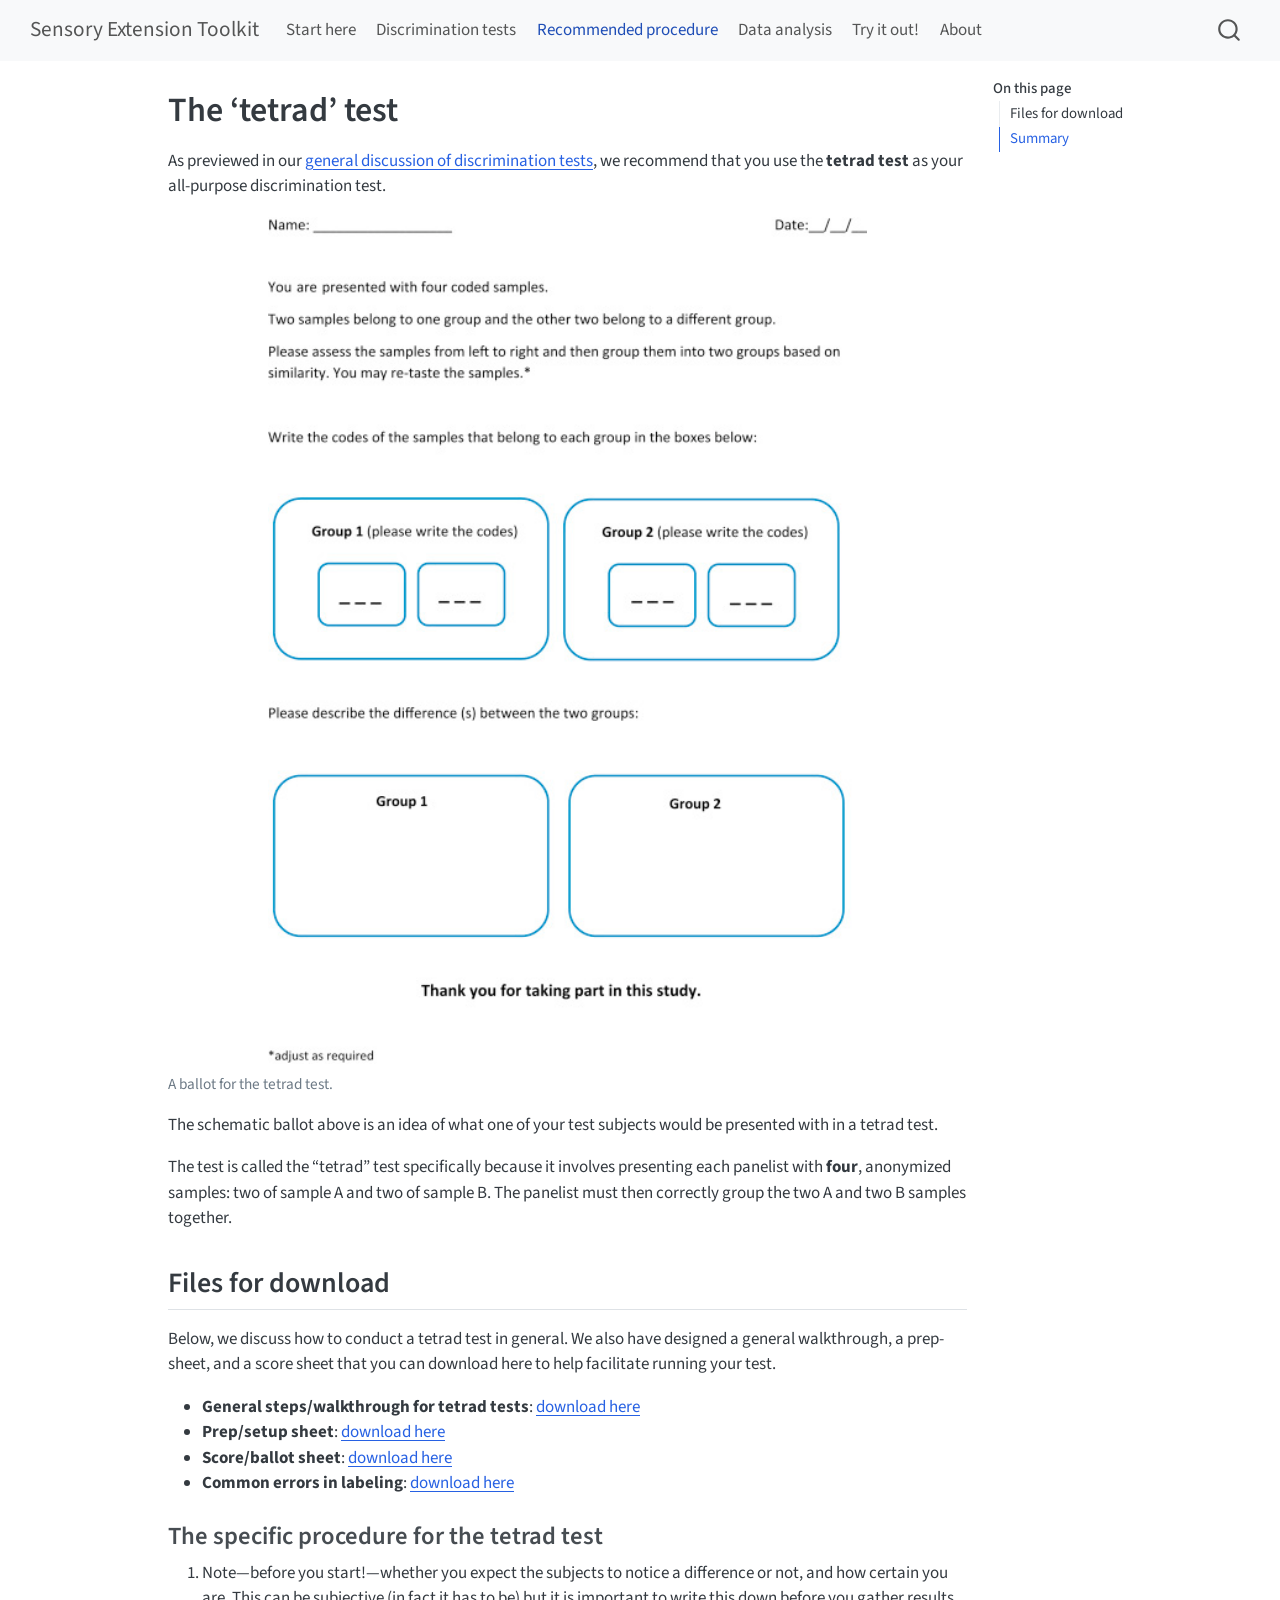
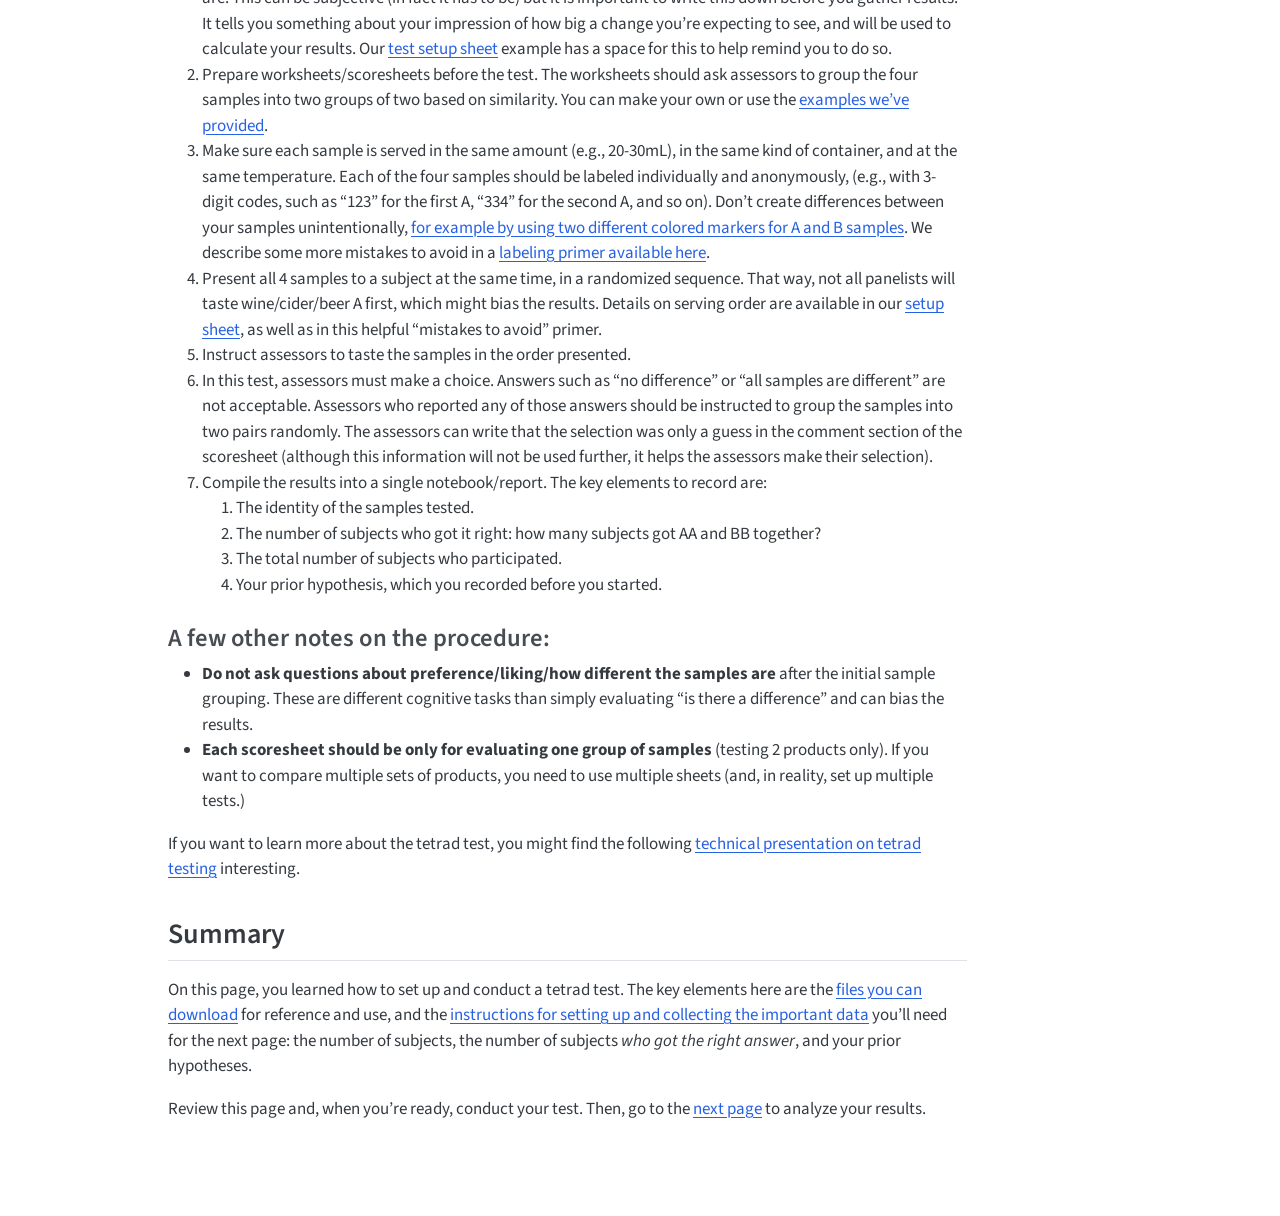
<file: tetrad-details.html>
<!DOCTYPE html>
<html xmlns="http://www.w3.org/1999/xhtml" lang="en" xml:lang="en"><head>

<meta charset="utf-8">
<meta name="generator" content="quarto-1.9.38">

<meta name="viewport" content="width=device-width, initial-scale=1.0, user-scalable=yes">


<title>The ‘tetrad’ test – Sensory Extension Toolkit</title>
<style>
/* Default styles provided by pandoc.
** See https://pandoc.org/MANUAL.html#variables-for-html for config info.
*/
code{white-space: pre-wrap;}
span.smallcaps{font-variant: small-caps;}
div.columns{display: flex; gap: min(4vw, 1.5em);}
div.column{flex: auto; overflow-x: auto;}
div.hanging-indent{margin-left: 1.5em; text-indent: -1.5em;}
ul.task-list{list-style: none;}
ul.task-list li input[type="checkbox"] {
  width: 0.8em;
  margin: 0 0.8em 0.2em -1em; /* quarto-specific, see https://github.com/quarto-dev/quarto-cli/issues/4556 */ 
  vertical-align: middle;
}
</style>


<script src="site_libs/quarto-nav/quarto-nav.js"></script>
<script src="site_libs/quarto-nav/headroom.min.js"></script>
<script src="site_libs/clipboard/clipboard.min.js"></script>
<script src="site_libs/quarto-search/autocomplete.umd.js"></script>
<script src="site_libs/quarto-search/fuse.min.js"></script>
<script src="site_libs/quarto-search/quarto-search.js"></script>
<meta name="quarto:offset" content="./">
<script src="site_libs/quarto-html/quarto.js" type="module"></script>
<script src="site_libs/quarto-html/tabsets/tabsets.js" type="module"></script>
<script src="site_libs/quarto-html/popper.min.js"></script>
<script src="site_libs/quarto-html/tippy.umd.min.js"></script>
<script src="site_libs/quarto-html/anchor.min.js"></script>
<link href="site_libs/quarto-html/tippy.css" rel="stylesheet">
<link href="site_libs/quarto-html/quarto-syntax-highlighting-15634bcf2e68342d4ad2dfa704d543f6.css" rel="stylesheet" id="quarto-text-highlighting-styles">
<script src="site_libs/bootstrap/bootstrap.min.js"></script>
<link href="site_libs/bootstrap/bootstrap-icons.css" rel="stylesheet">
<link href="site_libs/bootstrap/bootstrap-158031087360bce0ff56dc785ce39e06.min.css" rel="stylesheet" append-hash="true" id="quarto-bootstrap" data-mode="light">
<script id="quarto-search-options" type="application/json">{
  "location": "navbar",
  "copy-button": false,
  "collapse-after": 3,
  "panel-placement": "end",
  "type": "overlay",
  "limit": 50,
  "keyboard-shortcut": [
    "f",
    "/",
    "s"
  ],
  "show-item-context": false,
  "language": {
    "search-no-results-text": "No results",
    "search-matching-documents-text": "matching documents",
    "search-copy-link-title": "Copy link to search",
    "search-hide-matches-text": "Hide additional matches",
    "search-more-match-text": "more match in this document",
    "search-more-matches-text": "more matches in this document",
    "search-clear-button-title": "Clear",
    "search-text-placeholder": "",
    "search-detached-cancel-button-title": "Cancel",
    "search-submit-button-title": "Submit",
    "search-label": "Search"
  }
}</script>


<link rel="stylesheet" href="styles.css">
</head>

<body class="nav-fixed quarto-light">

<div id="quarto-search-results"></div>
  <header id="quarto-header" class="headroom fixed-top">
    <nav class="navbar navbar-expand-lg " data-bs-theme="dark">
      <div class="navbar-container container-fluid">
      <div class="navbar-brand-container mx-auto">
    <a class="navbar-brand" href="./index.html">
    <span class="navbar-title">Sensory Extension Toolkit</span>
    </a>
  </div>
            <div id="quarto-search" class="" title="Search"></div>
          <button class="navbar-toggler" type="button" data-bs-toggle="collapse" data-bs-target="#navbarCollapse" aria-controls="navbarCollapse" role="menu" aria-expanded="false" aria-label="Toggle navigation" onclick="if (window.quartoToggleHeadroom) { window.quartoToggleHeadroom(); }">
  <span class="navbar-toggler-icon"></span>
</button>
          <div class="collapse navbar-collapse" id="navbarCollapse">
            <ul class="navbar-nav navbar-nav-scroll me-auto">
  <li class="nav-item">
    <a class="nav-link" href="./index.html"> 
<span class="menu-text">Start here</span></a>
  </li>  
  <li class="nav-item">
    <a class="nav-link" href="./discrimination.html"> 
<span class="menu-text">Discrimination tests</span></a>
  </li>  
  <li class="nav-item">
    <a class="nav-link active" href="./tetrad-details.html" aria-current="page"> 
<span class="menu-text">Recommended procedure</span></a>
  </li>  
  <li class="nav-item">
    <a class="nav-link" href="./analysis.html"> 
<span class="menu-text">Data analysis</span></a>
  </li>  
  <li class="nav-item">
    <a class="nav-link" href="./app.html"> 
<span class="menu-text">Try it out!</span></a>
  </li>  
  <li class="nav-item">
    <a class="nav-link" href="./about.html"> 
<span class="menu-text">About</span></a>
  </li>  
</ul>
          </div> <!-- /navcollapse -->
            <div class="quarto-navbar-tools">
</div>
      </div> <!-- /container-fluid -->
    </nav>
</header>
<!-- content -->
<div id="quarto-content" class="quarto-container page-columns page-rows-contents page-layout-article page-navbar">
<!-- sidebar -->
<!-- margin-sidebar -->
    <div id="quarto-margin-sidebar" class="sidebar margin-sidebar">
        <nav id="TOC" role="doc-toc" class="toc-active">
    <h2 id="toc-title">On this page</h2>
   
  <ul>
  <li><a href="#files" id="toc-files" class="nav-link active" data-scroll-target="#files">Files for download</a>
  <ul class="collapse">
  <li><a href="#specific-procedures" id="toc-specific-procedures" class="nav-link" data-scroll-target="#specific-procedures">The specific procedure for the tetrad test</a></li>
  <li><a href="#a-few-other-notes-on-the-procedure" id="toc-a-few-other-notes-on-the-procedure" class="nav-link" data-scroll-target="#a-few-other-notes-on-the-procedure">A few other notes on the procedure:</a></li>
  </ul></li>
  <li><a href="#summary" id="toc-summary" class="nav-link" data-scroll-target="#summary">Summary</a></li>
  </ul>
</nav>
    </div>
<!-- main -->
<main class="content" id="quarto-document-content">

<header id="title-block-header" class="quarto-title-block default">
<div class="quarto-title">
<h1 class="title">The ‘tetrad’ test</h1>
</div>



<div class="quarto-title-meta">

    
  
    
  </div>
  


</header>


<p>As previewed in our <a href="./discrimination.html">general discussion of discrimination tests</a>, we recommend that you use the <strong>tetrad test</strong> as your all-purpose discrimination test.</p>
<div class="quarto-figure quarto-figure-center">
<figure class="figure">
<p><img src="img/tetrad-ballot-PLACEHOLDER.jpg" class="img-fluid figure-img" style="width:75.0%"></p>
<figcaption>A ballot for the tetrad test.</figcaption>
</figure>
</div>
<p>The schematic ballot above is an idea of what one of your test subjects would be presented with in a tetrad test.</p>
<p>The test is called the “tetrad” test specifically because it involves presenting each panelist with <strong>four</strong>, anonymized samples: two of sample A and two of sample B. The panelist must then correctly group the two A and two B samples together.</p>
<section id="files" class="level2">
<h2 class="anchored" data-anchor-id="files">Files for download</h2>
<p>Below, we discuss how to conduct a tetrad test in general. We also have designed a general walkthrough, a prep-sheet, and a score sheet that you can download here to help facilitate running your test.</p>
<ul>
<li><strong>General steps/walkthrough for tetrad tests</strong>: <a href="files/tetrad-steps.pdf">download here</a></li>
<li><strong>Prep/setup sheet</strong>: <a href="files/tetrad-test-setup.pdf">download here</a></li>
<li><strong>Score/ballot sheet</strong>: <a href="files/tetrad-test-ballot.pdf">download here</a></li>
<li><strong>Common errors in labeling</strong>: <a href="files/cup-labeling.pdf">download here</a></li>
</ul>
<section id="specific-procedures" class="level3">
<h3 class="anchored" data-anchor-id="specific-procedures">The specific procedure for the tetrad test</h3>
<ol type="1">
<li>Note—before you start!—whether you expect the subjects to notice a difference or not, and how certain you are. This can be subjective (in fact it has to be) but it is important to write this down before you gather results. It tells you something about your impression of how big a change you’re expecting to see, and will be used to calculate your results. Our <a href="files/tetrad-test-setup.pdf">test setup sheet</a> example has a space for this to help remind you to do so.</li>
<li>Prepare worksheets/scoresheets before the test. The worksheets should ask assessors to group the four samples into two groups of two based on similarity. You can make your own or use the <a href="files/tetrad-test-ballot.pdf">examples we’ve provided</a>.</li>
<li>Make sure each sample is served in the same amount (e.g., 20-30mL), in the same kind of container, and at the same temperature. Each of the four samples should be labeled individually and anonymously, (e.g., with 3-digit codes, such as “123” for the first A, “334” for the second A, and so on). Don’t create differences between your samples unintentionally, <a href="#badexample">for example by using two different colored markers for A and B samples</a>. We describe some more mistakes to avoid in a <a href="files/cup-labeling.pdf">labeling primer available here</a>.</li>
<li>Present all 4 samples to a subject at the same time, in a randomized sequence. That way, not all panelists will taste wine/cider/beer A first, which might bias the results. Details on serving order are available in our <a href="files/tetrad-test-ballot.pdf">setup sheet</a>, as well as in this helpful “mistakes to avoid” primer.</li>
<li>Instruct assessors to taste the samples in the order presented.</li>
<li>In this test, assessors must make a choice. Answers such as “no difference” or “all samples are different” are not acceptable. Assessors who reported any of those answers should be instructed to group the samples into two pairs randomly. The assessors can write that the selection was only a guess in the comment section of the scoresheet (although this information will not be used further, it helps the assessors make their selection).</li>
<li>Compile the results into a single notebook/report. The key elements to record are:
<ol type="1">
<li>The identity of the samples tested.</li>
<li>The number of subjects who got it right: how many subjects got AA and BB together?</li>
<li>The total number of subjects who participated.</li>
<li>Your prior hypothesis, which you recorded before you started.</li>
</ol></li>
</ol>
</section>
<section id="a-few-other-notes-on-the-procedure" class="level3">
<h3 class="anchored" data-anchor-id="a-few-other-notes-on-the-procedure">A few other notes on the procedure:</h3>
<ul>
<li><strong>Do not ask questions about preference/liking/how different the samples are</strong> after the initial sample grouping. These are different cognitive tasks than simply evaluating “is there a difference” and can bias the results.</li>
<li><strong>Each scoresheet should be only for evaluating one group of samples</strong> (testing 2 products only). If you want to compare multiple sets of products, you need to use multiple sheets (and, in reality, set up multiple tests.)</li>
</ul>
<p>If you want to learn more about the tetrad test, you might find the following <a href="https://www.sensorysociety.org/meetings/2012%20Abstracts/SSP2012_Ennis_et_al_Tetrad_Workshop_2a.pdf">technical presentation on tetrad testing</a> interesting.</p>
</section>
</section>
<section id="summary" class="level2">
<h2 class="anchored" data-anchor-id="summary">Summary</h2>
<p>On this page, you learned how to set up and conduct a tetrad test. The key elements here are the <a href="#files">files you can download</a> for reference and use, and the <a href="#specific-procedures">instructions for setting up and collecting the important data</a> you’ll need for the next page: the number of subjects, the number of subjects <em>who got the right answer</em>, and your prior hypotheses.</p>
<p>Review this page and, when you’re ready, conduct your test. Then, go to the <a href="./analysis.html">next page</a> to analyze your results.</p>


</section>

</main> <!-- /main -->
<script id="quarto-html-after-body" type="application/javascript">
  window.document.addEventListener("DOMContentLoaded", function (event) {
    const icon = "";
    const anchorJS = new window.AnchorJS();
    anchorJS.options = {
      placement: 'right',
      icon: icon
    };
    anchorJS.add('.anchored');
    const isCodeAnnotation = (el) => {
      for (const clz of el.classList) {
        if (clz.startsWith('code-annotation-')) {                     
          return true;
        }
      }
      return false;
    }
    const onCopySuccess = function(e) {
      // button target
      const button = e.trigger;
      // don't keep focus
      button.blur();
      // flash "checked"
      button.classList.add('code-copy-button-checked');
      var currentTitle = button.getAttribute("title");
      button.setAttribute("title", "Copied!");
      let tooltip;
      if (window.bootstrap) {
        button.setAttribute("data-bs-toggle", "tooltip");
        button.setAttribute("data-bs-placement", "left");
        button.setAttribute("data-bs-title", "Copied!");
        tooltip = new bootstrap.Tooltip(button, 
          { trigger: "manual", 
            customClass: "code-copy-button-tooltip",
            offset: [0, -8]});
        tooltip.show();    
      }
      setTimeout(function() {
        if (tooltip) {
          tooltip.hide();
          button.removeAttribute("data-bs-title");
          button.removeAttribute("data-bs-toggle");
          button.removeAttribute("data-bs-placement");
        }
        button.setAttribute("title", currentTitle);
        button.classList.remove('code-copy-button-checked');
      }, 1000);
      // clear code selection
      e.clearSelection();
    }
    const getTextToCopy = function(trigger) {
      const outerScaffold = trigger.parentElement.cloneNode(true);
      const codeEl = outerScaffold.querySelector('code');
      for (const childEl of codeEl.children) {
        if (isCodeAnnotation(childEl)) {
          childEl.remove();
        }
      }
      return codeEl.innerText;
    }
    const clipboard = new window.ClipboardJS('.code-copy-button:not([data-in-quarto-modal])', {
      text: getTextToCopy
    });
    clipboard.on('success', onCopySuccess);
    if (window.document.getElementById('quarto-embedded-source-code-modal')) {
      const clipboardModal = new window.ClipboardJS('.code-copy-button[data-in-quarto-modal]', {
        text: getTextToCopy,
        container: window.document.getElementById('quarto-embedded-source-code-modal')
      });
      clipboardModal.on('success', onCopySuccess);
    }
      var localhostRegex = new RegExp(/^(?:http|https):\/\/localhost\:?[0-9]*\//);
      var mailtoRegex = new RegExp(/^mailto:/);
        var filterRegex = new RegExp("https:\/\/jessesadler\.github\.io\/set-website\/");
      var isInternal = (href) => {
          return filterRegex.test(href) || localhostRegex.test(href) || mailtoRegex.test(href);
      }
      // Inspect non-navigation links and adorn them if external
     var links = window.document.querySelectorAll('a[href]:not(.nav-link):not(.navbar-brand):not(.toc-action):not(.sidebar-link):not(.sidebar-item-toggle):not(.pagination-link):not(.no-external):not([aria-hidden]):not(.dropdown-item):not(.quarto-navigation-tool):not(.about-link)');
      for (var i=0; i<links.length; i++) {
        const link = links[i];
        if (!isInternal(link.href)) {
          // undo the damage that might have been done by quarto-nav.js in the case of
          // links that we want to consider external
          if (link.dataset.originalHref !== undefined) {
            link.href = link.dataset.originalHref;
          }
        }
      }
    function tippyHover(el, contentFn, onTriggerFn, onUntriggerFn) {
      const config = {
        allowHTML: true,
        maxWidth: 500,
        delay: 100,
        arrow: false,
        appendTo: function(el) {
            return el.parentElement;
        },
        interactive: true,
        interactiveBorder: 10,
        theme: 'quarto',
        placement: 'bottom-start',
      };
      if (contentFn) {
        config.content = contentFn;
      }
      if (onTriggerFn) {
        config.onTrigger = onTriggerFn;
      }
      if (onUntriggerFn) {
        config.onUntrigger = onUntriggerFn;
      }
      window.tippy(el, config); 
    }
    const noterefs = window.document.querySelectorAll('a[role="doc-noteref"]');
    for (var i=0; i<noterefs.length; i++) {
      const ref = noterefs[i];
      tippyHover(ref, function() {
        // use id or data attribute instead here
        let href = ref.getAttribute('data-footnote-href') || ref.getAttribute('href');
        try { href = new URL(href).hash; } catch {}
        const id = href.replace(/^#\/?/, "");
        const note = window.document.getElementById(id);
        if (note) {
          return note.innerHTML;
        } else {
          return "";
        }
      });
    }
    const xrefs = window.document.querySelectorAll('a.quarto-xref');
    const processXRef = (id, note) => {
      // Strip column container classes
      const stripColumnClz = (el) => {
        el.classList.remove("page-full", "page-columns");
        if (el.children) {
          for (const child of el.children) {
            stripColumnClz(child);
          }
        }
      }
      stripColumnClz(note)
      if (id === null || id.startsWith('sec-')) {
        // Special case sections, only their first couple elements
        const container = document.createElement("div");
        if (note.children && note.children.length > 2) {
          container.appendChild(note.children[0].cloneNode(true));
          for (let i = 1; i < note.children.length; i++) {
            const child = note.children[i];
            if (child.tagName === "P" && child.innerText === "") {
              continue;
            } else {
              container.appendChild(child.cloneNode(true));
              break;
            }
          }
          if (window.Quarto?.typesetMath) {
            window.Quarto.typesetMath(container);
          }
          return container.innerHTML
        } else {
          if (window.Quarto?.typesetMath) {
            window.Quarto.typesetMath(note);
          }
          return note.innerHTML;
        }
      } else {
        // Remove any anchor links if they are present
        const anchorLink = note.querySelector('a.anchorjs-link');
        if (anchorLink) {
          anchorLink.remove();
        }
        if (window.Quarto?.typesetMath) {
          window.Quarto.typesetMath(note);
        }
        if (note.classList.contains("callout")) {
          return note.outerHTML;
        } else {
          return note.innerHTML;
        }
      }
    }
    for (var i=0; i<xrefs.length; i++) {
      const xref = xrefs[i];
      tippyHover(xref, undefined, function(instance) {
        instance.disable();
        let url = xref.getAttribute('href');
        let hash = undefined; 
        if (url.startsWith('#')) {
          hash = url;
        } else {
          try { hash = new URL(url).hash; } catch {}
        }
        if (hash) {
          const id = hash.replace(/^#\/?/, "");
          const note = window.document.getElementById(id);
          if (note !== null) {
            try {
              const html = processXRef(id, note.cloneNode(true));
              instance.setContent(html);
            } finally {
              instance.enable();
              instance.show();
            }
          } else {
            // See if we can fetch this
            fetch(url.split('#')[0])
            .then(res => res.text())
            .then(html => {
              const parser = new DOMParser();
              const htmlDoc = parser.parseFromString(html, "text/html");
              const note = htmlDoc.getElementById(id);
              if (note !== null) {
                const html = processXRef(id, note);
                instance.setContent(html);
              } 
            }).finally(() => {
              instance.enable();
              instance.show();
            });
          }
        } else {
          // See if we can fetch a full url (with no hash to target)
          // This is a special case and we should probably do some content thinning / targeting
          fetch(url)
          .then(res => res.text())
          .then(html => {
            const parser = new DOMParser();
            const htmlDoc = parser.parseFromString(html, "text/html");
            const note = htmlDoc.querySelector('main.content');
            if (note !== null) {
              // This should only happen for chapter cross references
              // (since there is no id in the URL)
              // remove the first header
              if (note.children.length > 0 && note.children[0].tagName === "HEADER") {
                note.children[0].remove();
              }
              const html = processXRef(null, note);
              instance.setContent(html);
            } 
          }).finally(() => {
            instance.enable();
            instance.show();
          });
        }
      }, function(instance) {
      });
    }
        let selectedAnnoteEl;
        const selectorForAnnotation = ( cell, annotation) => {
          let cellAttr = 'data-code-cell="' + cell + '"';
          let lineAttr = 'data-code-annotation="' +  annotation + '"';
          const selector = 'span[' + cellAttr + '][' + lineAttr + ']';
          return selector;
        }
        const selectCodeLines = (annoteEl) => {
          const doc = window.document;
          const targetCell = annoteEl.getAttribute("data-target-cell");
          const targetAnnotation = annoteEl.getAttribute("data-target-annotation");
          const annoteSpan = window.document.querySelector(selectorForAnnotation(targetCell, targetAnnotation));
          const lines = annoteSpan.getAttribute("data-code-lines").split(",");
          const lineIds = lines.map((line) => {
            return targetCell + "-" + line;
          })
          let top = null;
          let height = null;
          let parent = null;
          if (lineIds.length > 0) {
              //compute the position of the single el (top and bottom and make a div)
              const el = window.document.getElementById(lineIds[0]);
              top = el.offsetTop;
              height = el.offsetHeight;
              parent = el.parentElement.parentElement;
            if (lineIds.length > 1) {
              const lastEl = window.document.getElementById(lineIds[lineIds.length - 1]);
              const bottom = lastEl.offsetTop + lastEl.offsetHeight;
              height = bottom - top;
            }
            if (top !== null && height !== null && parent !== null) {
              // cook up a div (if necessary) and position it 
              let div = window.document.getElementById("code-annotation-line-highlight");
              if (div === null) {
                div = window.document.createElement("div");
                div.setAttribute("id", "code-annotation-line-highlight");
                div.style.position = 'absolute';
                parent.appendChild(div);
              }
              div.style.top = top - 2 + "px";
              div.style.height = height + 4 + "px";
              div.style.left = 0;
              let gutterDiv = window.document.getElementById("code-annotation-line-highlight-gutter");
              if (gutterDiv === null) {
                gutterDiv = window.document.createElement("div");
                gutterDiv.setAttribute("id", "code-annotation-line-highlight-gutter");
                gutterDiv.style.position = 'absolute';
                const codeCell = window.document.getElementById(targetCell);
                const gutter = codeCell.querySelector('.code-annotation-gutter');
                gutter.appendChild(gutterDiv);
              }
              gutterDiv.style.top = top - 2 + "px";
              gutterDiv.style.height = height + 4 + "px";
            }
            selectedAnnoteEl = annoteEl;
          }
        };
        const unselectCodeLines = () => {
          const elementsIds = ["code-annotation-line-highlight", "code-annotation-line-highlight-gutter"];
          elementsIds.forEach((elId) => {
            const div = window.document.getElementById(elId);
            if (div) {
              div.remove();
            }
          });
          selectedAnnoteEl = undefined;
        };
          // Handle positioning of the toggle
      window.addEventListener(
        "resize",
        throttle(() => {
          elRect = undefined;
          if (selectedAnnoteEl) {
            selectCodeLines(selectedAnnoteEl);
          }
        }, 10)
      );
      function throttle(fn, ms) {
      let throttle = false;
      let timer;
        return (...args) => {
          if(!throttle) { // first call gets through
              fn.apply(this, args);
              throttle = true;
          } else { // all the others get throttled
              if(timer) clearTimeout(timer); // cancel #2
              timer = setTimeout(() => {
                fn.apply(this, args);
                timer = throttle = false;
              }, ms);
          }
        };
      }
        // Attach click handler to the DT
        const annoteDls = window.document.querySelectorAll('dt[data-target-cell]');
        for (const annoteDlNode of annoteDls) {
          annoteDlNode.addEventListener('click', (event) => {
            const clickedEl = event.target;
            if (clickedEl !== selectedAnnoteEl) {
              unselectCodeLines();
              const activeEl = window.document.querySelector('dt[data-target-cell].code-annotation-active');
              if (activeEl) {
                activeEl.classList.remove('code-annotation-active');
              }
              selectCodeLines(clickedEl);
              clickedEl.classList.add('code-annotation-active');
            } else {
              // Unselect the line
              unselectCodeLines();
              clickedEl.classList.remove('code-annotation-active');
            }
          });
        }
    const findCites = (el) => {
      const parentEl = el.parentElement;
      if (parentEl) {
        const cites = parentEl.dataset.cites;
        if (cites) {
          return {
            el,
            cites: cites.split(' ')
          };
        } else {
          return findCites(el.parentElement)
        }
      } else {
        return undefined;
      }
    };
    var bibliorefs = window.document.querySelectorAll('a[role="doc-biblioref"]');
    for (var i=0; i<bibliorefs.length; i++) {
      const ref = bibliorefs[i];
      const citeInfo = findCites(ref);
      if (citeInfo) {
        tippyHover(citeInfo.el, function() {
          var popup = window.document.createElement('div');
          citeInfo.cites.forEach(function(cite) {
            var citeDiv = window.document.createElement('div');
            citeDiv.classList.add('hanging-indent');
            citeDiv.classList.add('csl-entry');
            var biblioDiv = window.document.getElementById('ref-' + cite);
            if (biblioDiv) {
              citeDiv.innerHTML = biblioDiv.innerHTML;
            }
            popup.appendChild(citeDiv);
          });
          return popup.innerHTML;
        });
      }
    }
  });
  </script>
</div> <!-- /content -->




</body></html>
</file>
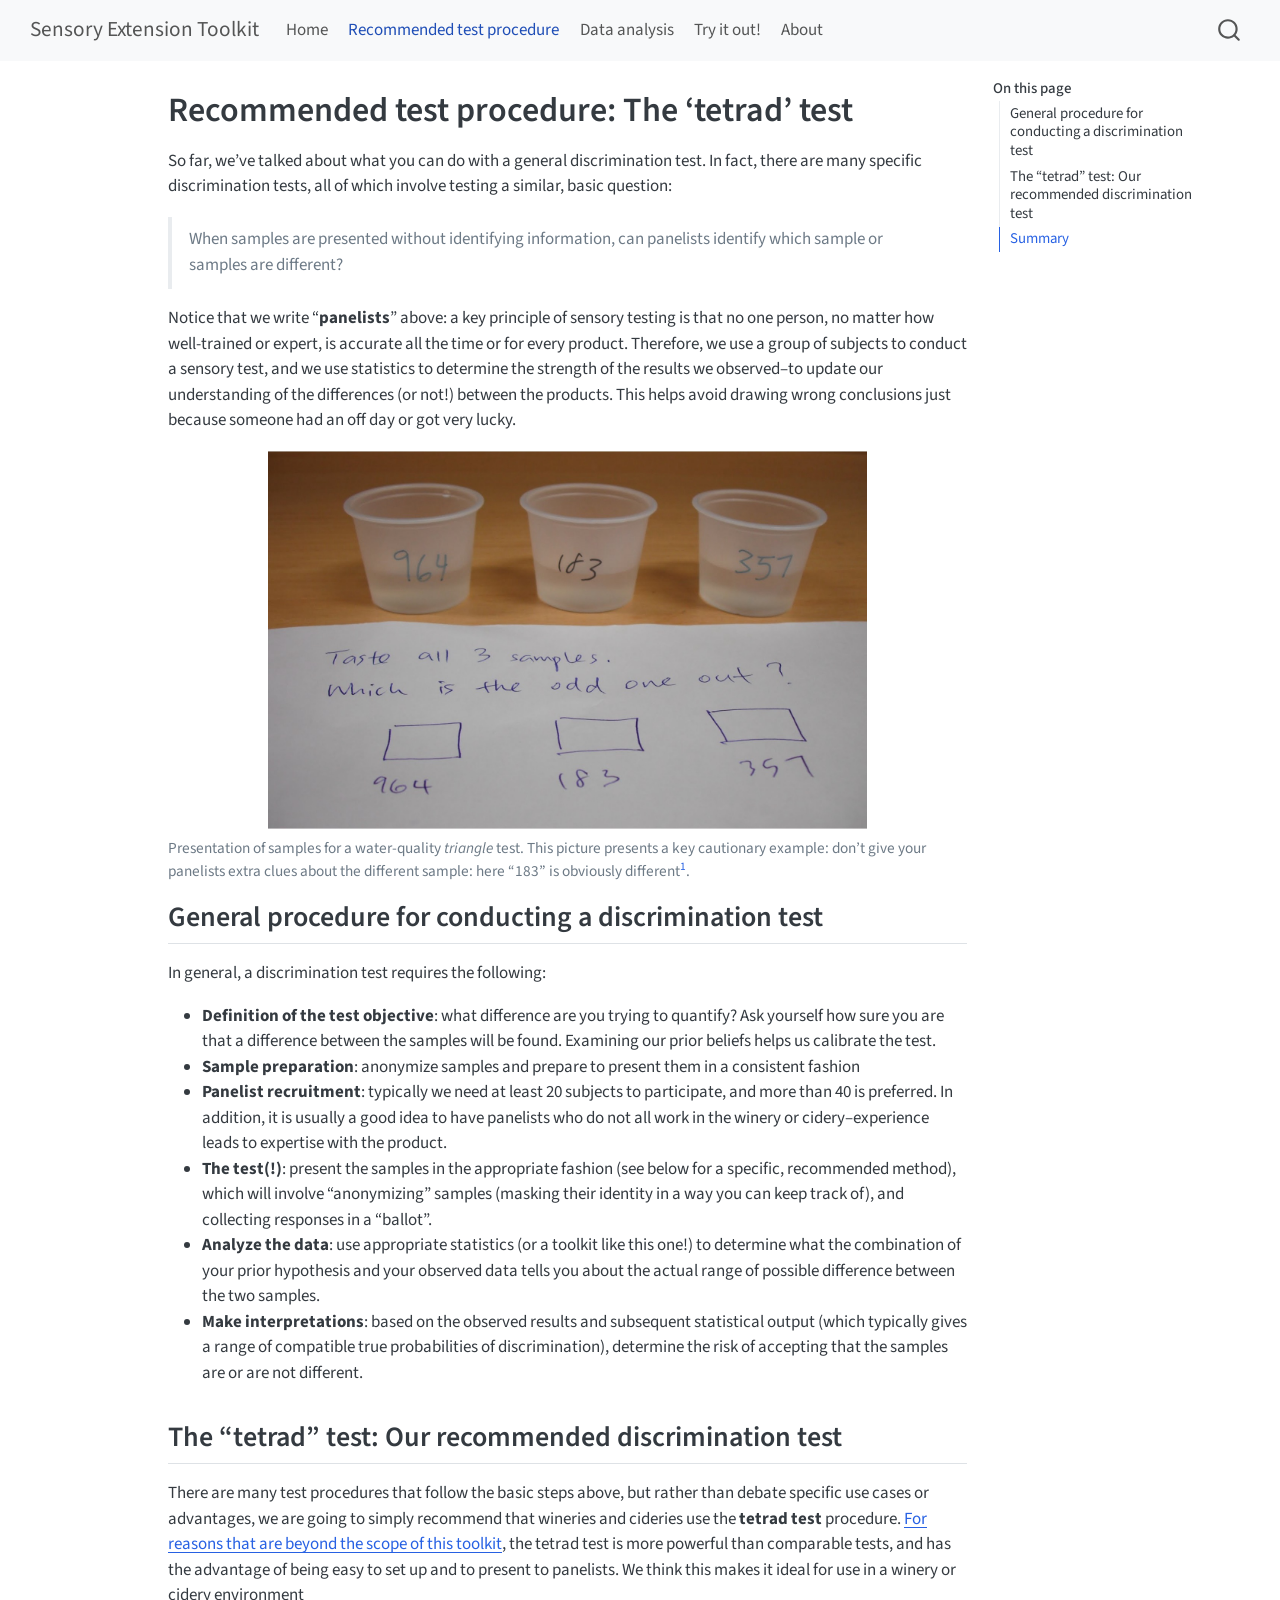
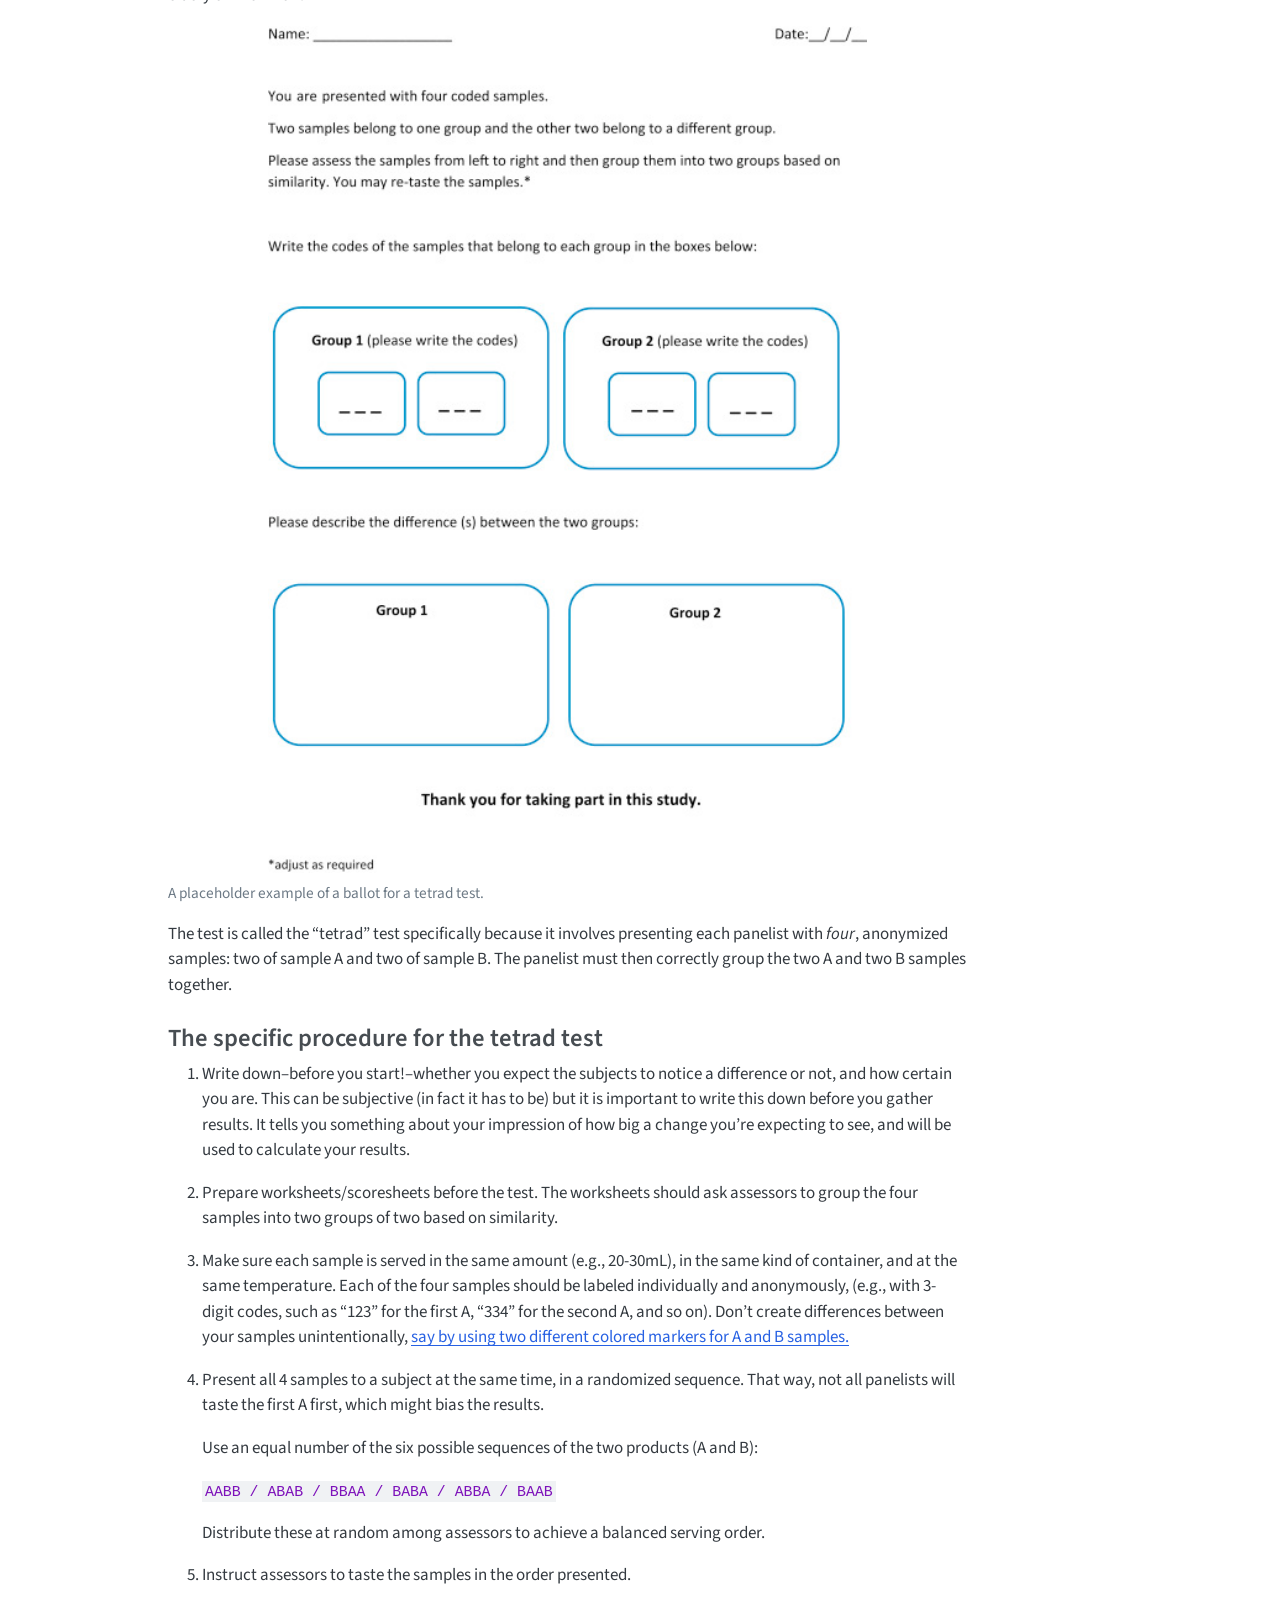
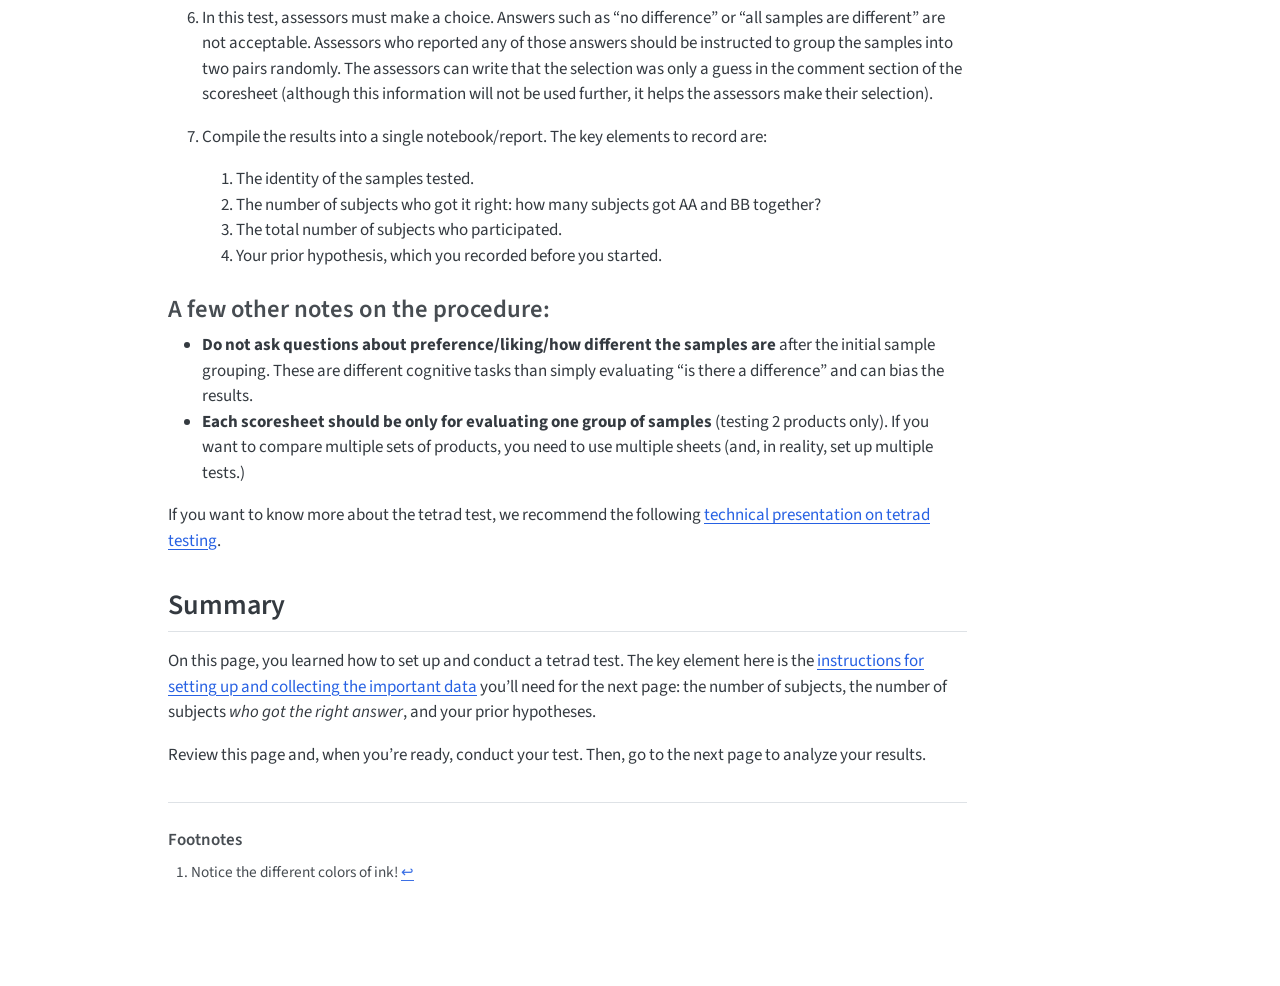
<file: tetrad.html>
<!DOCTYPE html>
<html xmlns="http://www.w3.org/1999/xhtml" lang="en" xml:lang="en"><head>

<meta charset="utf-8">
<meta name="generator" content="quarto-1.9.38">

<meta name="viewport" content="width=device-width, initial-scale=1.0, user-scalable=yes">


<title>Recommended test procedure: The ‘tetrad’ test – Sensory Extension Toolkit</title>
<style>
/* Default styles provided by pandoc.
** See https://pandoc.org/MANUAL.html#variables-for-html for config info.
*/
code{white-space: pre-wrap;}
span.smallcaps{font-variant: small-caps;}
div.columns{display: flex; gap: min(4vw, 1.5em);}
div.column{flex: auto; overflow-x: auto;}
div.hanging-indent{margin-left: 1.5em; text-indent: -1.5em;}
ul.task-list{list-style: none;}
ul.task-list li input[type="checkbox"] {
  width: 0.8em;
  margin: 0 0.8em 0.2em -1em; /* quarto-specific, see https://github.com/quarto-dev/quarto-cli/issues/4556 */ 
  vertical-align: middle;
}
</style>


<script src="site_libs/quarto-nav/quarto-nav.js"></script>
<script src="site_libs/quarto-nav/headroom.min.js"></script>
<script src="site_libs/clipboard/clipboard.min.js"></script>
<script src="site_libs/quarto-search/autocomplete.umd.js"></script>
<script src="site_libs/quarto-search/fuse.min.js"></script>
<script src="site_libs/quarto-search/quarto-search.js"></script>
<meta name="quarto:offset" content="./">
<script src="site_libs/quarto-html/quarto.js" type="module"></script>
<script src="site_libs/quarto-html/tabsets/tabsets.js" type="module"></script>
<script src="site_libs/quarto-html/popper.min.js"></script>
<script src="site_libs/quarto-html/tippy.umd.min.js"></script>
<script src="site_libs/quarto-html/anchor.min.js"></script>
<link href="site_libs/quarto-html/tippy.css" rel="stylesheet">
<link href="site_libs/quarto-html/quarto-syntax-highlighting-15634bcf2e68342d4ad2dfa704d543f6.css" rel="stylesheet" id="quarto-text-highlighting-styles">
<script src="site_libs/bootstrap/bootstrap.min.js"></script>
<link href="site_libs/bootstrap/bootstrap-icons.css" rel="stylesheet">
<link href="site_libs/bootstrap/bootstrap-158031087360bce0ff56dc785ce39e06.min.css" rel="stylesheet" append-hash="true" id="quarto-bootstrap" data-mode="light">
<script id="quarto-search-options" type="application/json">{
  "location": "navbar",
  "copy-button": false,
  "collapse-after": 3,
  "panel-placement": "end",
  "type": "overlay",
  "limit": 50,
  "keyboard-shortcut": [
    "f",
    "/",
    "s"
  ],
  "show-item-context": false,
  "language": {
    "search-no-results-text": "No results",
    "search-matching-documents-text": "matching documents",
    "search-copy-link-title": "Copy link to search",
    "search-hide-matches-text": "Hide additional matches",
    "search-more-match-text": "more match in this document",
    "search-more-matches-text": "more matches in this document",
    "search-clear-button-title": "Clear",
    "search-text-placeholder": "",
    "search-detached-cancel-button-title": "Cancel",
    "search-submit-button-title": "Submit",
    "search-label": "Search"
  }
}</script>


<link rel="stylesheet" href="styles.css">
</head>

<body class="nav-fixed quarto-light">

<div id="quarto-search-results"></div>
  <header id="quarto-header" class="headroom fixed-top">
    <nav class="navbar navbar-expand-lg " data-bs-theme="dark">
      <div class="navbar-container container-fluid">
      <div class="navbar-brand-container mx-auto">
    <a class="navbar-brand" href="./index.html">
    <span class="navbar-title">Sensory Extension Toolkit</span>
    </a>
  </div>
            <div id="quarto-search" class="" title="Search"></div>
          <button class="navbar-toggler" type="button" data-bs-toggle="collapse" data-bs-target="#navbarCollapse" aria-controls="navbarCollapse" role="menu" aria-expanded="false" aria-label="Toggle navigation" onclick="if (window.quartoToggleHeadroom) { window.quartoToggleHeadroom(); }">
  <span class="navbar-toggler-icon"></span>
</button>
          <div class="collapse navbar-collapse" id="navbarCollapse">
            <ul class="navbar-nav navbar-nav-scroll me-auto">
  <li class="nav-item">
    <a class="nav-link" href="./index.html"> 
<span class="menu-text">Home</span></a>
  </li>  
  <li class="nav-item">
    <a class="nav-link active" href="./tetrad.html" aria-current="page"> 
<span class="menu-text">Recommended test procedure</span></a>
  </li>  
  <li class="nav-item">
    <a class="nav-link" href="./analysis.html"> 
<span class="menu-text">Data analysis</span></a>
  </li>  
  <li class="nav-item">
    <a class="nav-link" href="./app.html"> 
<span class="menu-text">Try it out!</span></a>
  </li>  
  <li class="nav-item">
    <a class="nav-link" href="./about.html"> 
<span class="menu-text">About</span></a>
  </li>  
</ul>
          </div> <!-- /navcollapse -->
            <div class="quarto-navbar-tools">
</div>
      </div> <!-- /container-fluid -->
    </nav>
</header>
<!-- content -->
<div id="quarto-content" class="quarto-container page-columns page-rows-contents page-layout-article page-navbar">
<!-- sidebar -->
<!-- margin-sidebar -->
    <div id="quarto-margin-sidebar" class="sidebar margin-sidebar">
        <nav id="TOC" role="doc-toc" class="toc-active">
    <h2 id="toc-title">On this page</h2>
   
  <ul>
  <li><a href="#general-procedure-for-conducting-a-discrimination-test" id="toc-general-procedure-for-conducting-a-discrimination-test" class="nav-link active" data-scroll-target="#general-procedure-for-conducting-a-discrimination-test">General procedure for conducting a discrimination test</a></li>
  <li><a href="#the-tetrad-test-our-recommended-discrimination-test" id="toc-the-tetrad-test-our-recommended-discrimination-test" class="nav-link" data-scroll-target="#the-tetrad-test-our-recommended-discrimination-test">The “tetrad” test: Our recommended discrimination test</a>
  <ul class="collapse">
  <li><a href="#specific-procedures" id="toc-specific-procedures" class="nav-link" data-scroll-target="#specific-procedures">The specific procedure for the tetrad test</a></li>
  <li><a href="#a-few-other-notes-on-the-procedure" id="toc-a-few-other-notes-on-the-procedure" class="nav-link" data-scroll-target="#a-few-other-notes-on-the-procedure">A few other notes on the procedure:</a></li>
  </ul></li>
  <li><a href="#summary" id="toc-summary" class="nav-link" data-scroll-target="#summary">Summary</a></li>
  </ul>
</nav>
    </div>
<!-- main -->
<main class="content" id="quarto-document-content">

<header id="title-block-header" class="quarto-title-block default">
<div class="quarto-title">
<h1 class="title">Recommended test procedure: The ‘tetrad’ test</h1>
</div>



<div class="quarto-title-meta">

    
  
    
  </div>
  


</header>


<p>So far, we’ve talked about what you can do with a general discrimination test. In fact, there are many specific discrimination tests, all of which involve testing a similar, basic question:</p>
<blockquote class="blockquote">
<p>When samples are presented without identifying information, can panelists identify which sample or samples are different?</p>
</blockquote>
<p>Notice that we write “<strong>panelists</strong>” above: a key principle of sensory testing is that no one person, no matter how well-trained or expert, is accurate all the time or for every product. Therefore, we use a group of subjects to conduct a sensory test, and we use statistics to determine the strength of the results we observed–to update our understanding of the differences (or not!) between the products. This helps avoid drawing wrong conclusions just because someone had an off day or got very lucky.</p>
<div id="badexample" class="quarto-figure quarto-figure-center anchored">
<figure class="figure">
<p><img src="img/triangle-test-example.jpg" class="img-fluid figure-img" style="width:75.0%"></p>
<figcaption>Presentation of samples for a water-quality <em>triangle</em> test. This picture presents a key cautionary example: don’t give your panelists extra clues about the different sample: here “183” is obviously different<a href="#fn1" class="footnote-ref" id="fnref1" role="doc-noteref"><sup>1</sup></a>.</figcaption>
</figure>
</div>
<section id="general-procedure-for-conducting-a-discrimination-test" class="level2">
<h2 class="anchored" data-anchor-id="general-procedure-for-conducting-a-discrimination-test">General procedure for conducting a discrimination test</h2>
<p>In general, a discrimination test requires the following:</p>
<ul>
<li><strong>Definition of the test objective</strong>: what difference are you trying to quantify? Ask yourself how sure you are that a difference between the samples will be found. Examining our prior beliefs helps us calibrate the test.</li>
<li><strong>Sample preparation</strong>: anonymize samples and prepare to present them in a consistent fashion</li>
<li><strong>Panelist recruitment</strong>: typically we need at least 20 subjects to participate, and more than 40 is preferred. In addition, it is usually a good idea to have panelists who do not all work in the winery or cidery–experience leads to expertise with the product.</li>
<li><strong>The test(!)</strong>: present the samples in the appropriate fashion (see below for a specific, recommended method), which will involve “anonymizing” samples (masking their identity in a way you can keep track of), and collecting responses in a “ballot”.</li>
<li><strong>Analyze the data</strong>: use appropriate statistics (or a toolkit like this one!) to determine what the combination of your prior hypothesis and your observed data tells you about the actual range of possible difference between the two samples.</li>
<li><strong>Make interpretations</strong>: based on the observed results and subsequent statistical output (which typically gives a range of compatible true probabilities of discrimination), determine the risk of accepting that the samples are or are not different.</li>
</ul>
</section>
<section id="the-tetrad-test-our-recommended-discrimination-test" class="level2">
<h2 class="anchored" data-anchor-id="the-tetrad-test-our-recommended-discrimination-test">The “tetrad” test: Our recommended discrimination test</h2>
<p>There are many test procedures that follow the basic steps above, but rather than debate specific use cases or advantages, we are going to simply recommend that wineries and cideries use the <strong>tetrad test</strong> procedure. <a href="https://www.sensorysociety.org/meetings/2016%20Presentations/W_SM_Kamerud.pdf">For reasons that are beyond the scope of this toolkit</a>, the tetrad test is more powerful than comparable tests, and has the advantage of being easy to set up and to present to panelists. We think this makes it ideal for use in a winery or cidery environment</p>
<div class="quarto-figure quarto-figure-center">
<figure class="figure">
<p><img src="img/tetrad-ballot-PLACEHOLDER.jpg" class="img-fluid figure-img" style="width:75.0%"></p>
<figcaption>A placeholder example of a ballot for a tetrad test.</figcaption>
</figure>
</div>
<p>The test is called the “tetrad” test specifically because it involves presenting each panelist with <em>four</em>, anonymized samples: two of sample A and two of sample B. The panelist must then correctly group the two A and two B samples together.</p>
<section id="specific-procedures" class="level3">
<h3 class="anchored" data-anchor-id="specific-procedures">The specific procedure for the tetrad test</h3>
<ol type="1">
<li><p>Write down–before you start!–whether you expect the subjects to notice a difference or not, and how certain you are. This can be subjective (in fact it has to be) but it is important to write this down before you gather results. It tells you something about your impression of how big a change you’re expecting to see, and will be used to calculate your results.</p></li>
<li><p>Prepare worksheets/scoresheets before the test. The worksheets should ask assessors to group the four samples into two groups of two based on similarity.</p></li>
<li><p>Make sure each sample is served in the same amount (e.g., 20-30mL), in the same kind of container, and at the same temperature. Each of the four samples should be labeled individually and anonymously, (e.g., with 3-digit codes, such as “123” for the first A, “334” for the second A, and so on). Don’t create differences between your samples unintentionally, <a href="#badexample">say by using two different colored markers for A and B samples.</a><br>
</p></li>
<li><p>Present all 4 samples to a subject at the same time, in a randomized sequence. That way, not all panelists will taste the first A first, which might bias the results.</p>
<p>Use an equal number of the six possible sequences of the two products (A and B):</p>
<p><code>AABB / ABAB / BBAA / BABA / ABBA / BAAB</code></p>
<p>Distribute these at random among assessors to achieve a balanced serving order.</p></li>
<li><p>Instruct assessors to taste the samples in the order presented.</p></li>
<li><p>In this test, assessors must make a choice. Answers such as “no difference” or “all samples are different” are not acceptable. Assessors who reported any of those answers should be instructed to group the samples into two pairs randomly. The assessors can write that the selection was only a guess in the comment section of the scoresheet (although this information will not be used further, it helps the assessors make their selection).</p></li>
<li><p>Compile the results into a single notebook/report. The key elements to record are:</p>
<ol type="1">
<li>The identity of the samples tested.</li>
<li>The number of subjects who got it right: how many subjects got AA and BB together?</li>
<li>The total number of subjects who participated.</li>
<li>Your prior hypothesis, which you recorded before you started.</li>
</ol></li>
</ol>
</section>
<section id="a-few-other-notes-on-the-procedure" class="level3">
<h3 class="anchored" data-anchor-id="a-few-other-notes-on-the-procedure">A few other notes on the procedure:</h3>
<ul>
<li><strong>Do not ask questions about preference/liking/how different the samples are</strong> after the initial sample grouping. These are different cognitive tasks than simply evaluating “is there a difference” and can bias the results.</li>
<li><strong>Each scoresheet should be only for evaluating one group of samples</strong> (testing 2 products only). If you want to compare multiple sets of products, you need to use multiple sheets (and, in reality, set up multiple tests.)</li>
</ul>
<p>If you want to know more about the tetrad test, we recommend the following <a href="https://www.sensorysociety.org/meetings/2012%20Abstracts/SSP2012_Ennis_et_al_Tetrad_Workshop_2a.pdf">technical presentation on tetrad testing</a>.</p>
</section>
</section>
<section id="summary" class="level2">
<h2 class="anchored" data-anchor-id="summary">Summary</h2>
<p>On this page, you learned how to set up and conduct a tetrad test. The key element here is the <a href="#specific-procedures">instructions for setting up and collecting the important data</a> you’ll need for the next page: the number of subjects, the number of subjects <em>who got the right answer</em>, and your prior hypotheses.</p>
<p>Review this page and, when you’re ready, conduct your test. Then, go to the next page to analyze your results.</p>


</section>


<div id="quarto-appendix" class="default"><section id="footnotes" class="footnotes footnotes-end-of-document" role="doc-endnotes"><h2 class="anchored quarto-appendix-heading">Footnotes</h2>

<ol>
<li id="fn1"><p>Notice the different colors of ink!<a href="#fnref1" class="footnote-back" role="doc-backlink">↩︎</a></p></li>
</ol>
</section></div></main> <!-- /main -->
<script id="quarto-html-after-body" type="application/javascript">
  window.document.addEventListener("DOMContentLoaded", function (event) {
    const icon = "";
    const anchorJS = new window.AnchorJS();
    anchorJS.options = {
      placement: 'right',
      icon: icon
    };
    anchorJS.add('.anchored');
    const isCodeAnnotation = (el) => {
      for (const clz of el.classList) {
        if (clz.startsWith('code-annotation-')) {                     
          return true;
        }
      }
      return false;
    }
    const onCopySuccess = function(e) {
      // button target
      const button = e.trigger;
      // don't keep focus
      button.blur();
      // flash "checked"
      button.classList.add('code-copy-button-checked');
      var currentTitle = button.getAttribute("title");
      button.setAttribute("title", "Copied!");
      let tooltip;
      if (window.bootstrap) {
        button.setAttribute("data-bs-toggle", "tooltip");
        button.setAttribute("data-bs-placement", "left");
        button.setAttribute("data-bs-title", "Copied!");
        tooltip = new bootstrap.Tooltip(button, 
          { trigger: "manual", 
            customClass: "code-copy-button-tooltip",
            offset: [0, -8]});
        tooltip.show();    
      }
      setTimeout(function() {
        if (tooltip) {
          tooltip.hide();
          button.removeAttribute("data-bs-title");
          button.removeAttribute("data-bs-toggle");
          button.removeAttribute("data-bs-placement");
        }
        button.setAttribute("title", currentTitle);
        button.classList.remove('code-copy-button-checked');
      }, 1000);
      // clear code selection
      e.clearSelection();
    }
    const getTextToCopy = function(trigger) {
      const outerScaffold = trigger.parentElement.cloneNode(true);
      const codeEl = outerScaffold.querySelector('code');
      for (const childEl of codeEl.children) {
        if (isCodeAnnotation(childEl)) {
          childEl.remove();
        }
      }
      return codeEl.innerText;
    }
    const clipboard = new window.ClipboardJS('.code-copy-button:not([data-in-quarto-modal])', {
      text: getTextToCopy
    });
    clipboard.on('success', onCopySuccess);
    if (window.document.getElementById('quarto-embedded-source-code-modal')) {
      const clipboardModal = new window.ClipboardJS('.code-copy-button[data-in-quarto-modal]', {
        text: getTextToCopy,
        container: window.document.getElementById('quarto-embedded-source-code-modal')
      });
      clipboardModal.on('success', onCopySuccess);
    }
      var localhostRegex = new RegExp(/^(?:http|https):\/\/localhost\:?[0-9]*\//);
      var mailtoRegex = new RegExp(/^mailto:/);
        var filterRegex = new RegExp('/' + window.location.host + '/');
      var isInternal = (href) => {
          return filterRegex.test(href) || localhostRegex.test(href) || mailtoRegex.test(href);
      }
      // Inspect non-navigation links and adorn them if external
     var links = window.document.querySelectorAll('a[href]:not(.nav-link):not(.navbar-brand):not(.toc-action):not(.sidebar-link):not(.sidebar-item-toggle):not(.pagination-link):not(.no-external):not([aria-hidden]):not(.dropdown-item):not(.quarto-navigation-tool):not(.about-link)');
      for (var i=0; i<links.length; i++) {
        const link = links[i];
        if (!isInternal(link.href)) {
          // undo the damage that might have been done by quarto-nav.js in the case of
          // links that we want to consider external
          if (link.dataset.originalHref !== undefined) {
            link.href = link.dataset.originalHref;
          }
        }
      }
    function tippyHover(el, contentFn, onTriggerFn, onUntriggerFn) {
      const config = {
        allowHTML: true,
        maxWidth: 500,
        delay: 100,
        arrow: false,
        appendTo: function(el) {
            return el.parentElement;
        },
        interactive: true,
        interactiveBorder: 10,
        theme: 'quarto',
        placement: 'bottom-start',
      };
      if (contentFn) {
        config.content = contentFn;
      }
      if (onTriggerFn) {
        config.onTrigger = onTriggerFn;
      }
      if (onUntriggerFn) {
        config.onUntrigger = onUntriggerFn;
      }
      window.tippy(el, config); 
    }
    const noterefs = window.document.querySelectorAll('a[role="doc-noteref"]');
    for (var i=0; i<noterefs.length; i++) {
      const ref = noterefs[i];
      tippyHover(ref, function() {
        // use id or data attribute instead here
        let href = ref.getAttribute('data-footnote-href') || ref.getAttribute('href');
        try { href = new URL(href).hash; } catch {}
        const id = href.replace(/^#\/?/, "");
        const note = window.document.getElementById(id);
        if (note) {
          return note.innerHTML;
        } else {
          return "";
        }
      });
    }
    const xrefs = window.document.querySelectorAll('a.quarto-xref');
    const processXRef = (id, note) => {
      // Strip column container classes
      const stripColumnClz = (el) => {
        el.classList.remove("page-full", "page-columns");
        if (el.children) {
          for (const child of el.children) {
            stripColumnClz(child);
          }
        }
      }
      stripColumnClz(note)
      if (id === null || id.startsWith('sec-')) {
        // Special case sections, only their first couple elements
        const container = document.createElement("div");
        if (note.children && note.children.length > 2) {
          container.appendChild(note.children[0].cloneNode(true));
          for (let i = 1; i < note.children.length; i++) {
            const child = note.children[i];
            if (child.tagName === "P" && child.innerText === "") {
              continue;
            } else {
              container.appendChild(child.cloneNode(true));
              break;
            }
          }
          if (window.Quarto?.typesetMath) {
            window.Quarto.typesetMath(container);
          }
          return container.innerHTML
        } else {
          if (window.Quarto?.typesetMath) {
            window.Quarto.typesetMath(note);
          }
          return note.innerHTML;
        }
      } else {
        // Remove any anchor links if they are present
        const anchorLink = note.querySelector('a.anchorjs-link');
        if (anchorLink) {
          anchorLink.remove();
        }
        if (window.Quarto?.typesetMath) {
          window.Quarto.typesetMath(note);
        }
        if (note.classList.contains("callout")) {
          return note.outerHTML;
        } else {
          return note.innerHTML;
        }
      }
    }
    for (var i=0; i<xrefs.length; i++) {
      const xref = xrefs[i];
      tippyHover(xref, undefined, function(instance) {
        instance.disable();
        let url = xref.getAttribute('href');
        let hash = undefined; 
        if (url.startsWith('#')) {
          hash = url;
        } else {
          try { hash = new URL(url).hash; } catch {}
        }
        if (hash) {
          const id = hash.replace(/^#\/?/, "");
          const note = window.document.getElementById(id);
          if (note !== null) {
            try {
              const html = processXRef(id, note.cloneNode(true));
              instance.setContent(html);
            } finally {
              instance.enable();
              instance.show();
            }
          } else {
            // See if we can fetch this
            fetch(url.split('#')[0])
            .then(res => res.text())
            .then(html => {
              const parser = new DOMParser();
              const htmlDoc = parser.parseFromString(html, "text/html");
              const note = htmlDoc.getElementById(id);
              if (note !== null) {
                const html = processXRef(id, note);
                instance.setContent(html);
              } 
            }).finally(() => {
              instance.enable();
              instance.show();
            });
          }
        } else {
          // See if we can fetch a full url (with no hash to target)
          // This is a special case and we should probably do some content thinning / targeting
          fetch(url)
          .then(res => res.text())
          .then(html => {
            const parser = new DOMParser();
            const htmlDoc = parser.parseFromString(html, "text/html");
            const note = htmlDoc.querySelector('main.content');
            if (note !== null) {
              // This should only happen for chapter cross references
              // (since there is no id in the URL)
              // remove the first header
              if (note.children.length > 0 && note.children[0].tagName === "HEADER") {
                note.children[0].remove();
              }
              const html = processXRef(null, note);
              instance.setContent(html);
            } 
          }).finally(() => {
            instance.enable();
            instance.show();
          });
        }
      }, function(instance) {
      });
    }
        let selectedAnnoteEl;
        const selectorForAnnotation = ( cell, annotation) => {
          let cellAttr = 'data-code-cell="' + cell + '"';
          let lineAttr = 'data-code-annotation="' +  annotation + '"';
          const selector = 'span[' + cellAttr + '][' + lineAttr + ']';
          return selector;
        }
        const selectCodeLines = (annoteEl) => {
          const doc = window.document;
          const targetCell = annoteEl.getAttribute("data-target-cell");
          const targetAnnotation = annoteEl.getAttribute("data-target-annotation");
          const annoteSpan = window.document.querySelector(selectorForAnnotation(targetCell, targetAnnotation));
          const lines = annoteSpan.getAttribute("data-code-lines").split(",");
          const lineIds = lines.map((line) => {
            return targetCell + "-" + line;
          })
          let top = null;
          let height = null;
          let parent = null;
          if (lineIds.length > 0) {
              //compute the position of the single el (top and bottom and make a div)
              const el = window.document.getElementById(lineIds[0]);
              top = el.offsetTop;
              height = el.offsetHeight;
              parent = el.parentElement.parentElement;
            if (lineIds.length > 1) {
              const lastEl = window.document.getElementById(lineIds[lineIds.length - 1]);
              const bottom = lastEl.offsetTop + lastEl.offsetHeight;
              height = bottom - top;
            }
            if (top !== null && height !== null && parent !== null) {
              // cook up a div (if necessary) and position it 
              let div = window.document.getElementById("code-annotation-line-highlight");
              if (div === null) {
                div = window.document.createElement("div");
                div.setAttribute("id", "code-annotation-line-highlight");
                div.style.position = 'absolute';
                parent.appendChild(div);
              }
              div.style.top = top - 2 + "px";
              div.style.height = height + 4 + "px";
              div.style.left = 0;
              let gutterDiv = window.document.getElementById("code-annotation-line-highlight-gutter");
              if (gutterDiv === null) {
                gutterDiv = window.document.createElement("div");
                gutterDiv.setAttribute("id", "code-annotation-line-highlight-gutter");
                gutterDiv.style.position = 'absolute';
                const codeCell = window.document.getElementById(targetCell);
                const gutter = codeCell.querySelector('.code-annotation-gutter');
                gutter.appendChild(gutterDiv);
              }
              gutterDiv.style.top = top - 2 + "px";
              gutterDiv.style.height = height + 4 + "px";
            }
            selectedAnnoteEl = annoteEl;
          }
        };
        const unselectCodeLines = () => {
          const elementsIds = ["code-annotation-line-highlight", "code-annotation-line-highlight-gutter"];
          elementsIds.forEach((elId) => {
            const div = window.document.getElementById(elId);
            if (div) {
              div.remove();
            }
          });
          selectedAnnoteEl = undefined;
        };
          // Handle positioning of the toggle
      window.addEventListener(
        "resize",
        throttle(() => {
          elRect = undefined;
          if (selectedAnnoteEl) {
            selectCodeLines(selectedAnnoteEl);
          }
        }, 10)
      );
      function throttle(fn, ms) {
      let throttle = false;
      let timer;
        return (...args) => {
          if(!throttle) { // first call gets through
              fn.apply(this, args);
              throttle = true;
          } else { // all the others get throttled
              if(timer) clearTimeout(timer); // cancel #2
              timer = setTimeout(() => {
                fn.apply(this, args);
                timer = throttle = false;
              }, ms);
          }
        };
      }
        // Attach click handler to the DT
        const annoteDls = window.document.querySelectorAll('dt[data-target-cell]');
        for (const annoteDlNode of annoteDls) {
          annoteDlNode.addEventListener('click', (event) => {
            const clickedEl = event.target;
            if (clickedEl !== selectedAnnoteEl) {
              unselectCodeLines();
              const activeEl = window.document.querySelector('dt[data-target-cell].code-annotation-active');
              if (activeEl) {
                activeEl.classList.remove('code-annotation-active');
              }
              selectCodeLines(clickedEl);
              clickedEl.classList.add('code-annotation-active');
            } else {
              // Unselect the line
              unselectCodeLines();
              clickedEl.classList.remove('code-annotation-active');
            }
          });
        }
    const findCites = (el) => {
      const parentEl = el.parentElement;
      if (parentEl) {
        const cites = parentEl.dataset.cites;
        if (cites) {
          return {
            el,
            cites: cites.split(' ')
          };
        } else {
          return findCites(el.parentElement)
        }
      } else {
        return undefined;
      }
    };
    var bibliorefs = window.document.querySelectorAll('a[role="doc-biblioref"]');
    for (var i=0; i<bibliorefs.length; i++) {
      const ref = bibliorefs[i];
      const citeInfo = findCites(ref);
      if (citeInfo) {
        tippyHover(citeInfo.el, function() {
          var popup = window.document.createElement('div');
          citeInfo.cites.forEach(function(cite) {
            var citeDiv = window.document.createElement('div');
            citeDiv.classList.add('hanging-indent');
            citeDiv.classList.add('csl-entry');
            var biblioDiv = window.document.getElementById('ref-' + cite);
            if (biblioDiv) {
              citeDiv.innerHTML = biblioDiv.innerHTML;
            }
            popup.appendChild(citeDiv);
          });
          return popup.innerHTML;
        });
      }
    }
  });
  </script>
</div> <!-- /content -->




</body></html>
</file>
<file: site_libs/quarto-html/tippy.css>
.tippy-box[data-animation=fade][data-state=hidden]{opacity:0}[data-tippy-root]{max-width:calc(100vw - 10px)}.tippy-box{position:relative;background-color:#333;color:#fff;border-radius:4px;font-size:14px;line-height:1.4;white-space:normal;outline:0;transition-property:transform,visibility,opacity}.tippy-box[data-placement^=top]>.tippy-arrow{bottom:0}.tippy-box[data-placement^=top]>.tippy-arrow:before{bottom:-7px;left:0;border-width:8px 8px 0;border-top-color:initial;transform-origin:center top}.tippy-box[data-placement^=bottom]>.tippy-arrow{top:0}.tippy-box[data-placement^=bottom]>.tippy-arrow:before{top:-7px;left:0;border-width:0 8px 8px;border-bottom-color:initial;transform-origin:center bottom}.tippy-box[data-placement^=left]>.tippy-arrow{right:0}.tippy-box[data-placement^=left]>.tippy-arrow:before{border-width:8px 0 8px 8px;border-left-color:initial;right:-7px;transform-origin:center left}.tippy-box[data-placement^=right]>.tippy-arrow{left:0}.tippy-box[data-placement^=right]>.tippy-arrow:before{left:-7px;border-width:8px 8px 8px 0;border-right-color:initial;transform-origin:center right}.tippy-box[data-inertia][data-state=visible]{transition-timing-function:cubic-bezier(.54,1.5,.38,1.11)}.tippy-arrow{width:16px;height:16px;color:#333}.tippy-arrow:before{content:"";position:absolute;border-color:transparent;border-style:solid}.tippy-content{position:relative;padding:5px 9px;z-index:1}
</file>
<file: site_libs/quarto-html/quarto-syntax-highlighting-15634bcf2e68342d4ad2dfa704d543f6.css>
/* quarto syntax highlight colors */
:root {
  --quarto-hl-ot-color: #003B4F;
  --quarto-hl-at-color: #657422;
  --quarto-hl-ss-color: #20794D;
  --quarto-hl-an-color: #5E5E5E;
  --quarto-hl-fu-color: #4758AB;
  --quarto-hl-st-color: #20794D;
  --quarto-hl-cf-color: #003B4F;
  --quarto-hl-op-color: #5E5E5E;
  --quarto-hl-er-color: #AD0000;
  --quarto-hl-bn-color: #AD0000;
  --quarto-hl-al-color: #AD0000;
  --quarto-hl-va-color: #111111;
  --quarto-hl-bu-color: inherit;
  --quarto-hl-ex-color: inherit;
  --quarto-hl-pp-color: #AD0000;
  --quarto-hl-in-color: #5E5E5E;
  --quarto-hl-vs-color: #20794D;
  --quarto-hl-wa-color: #5E5E5E;
  --quarto-hl-do-color: #5E5E5E;
  --quarto-hl-im-color: #00769E;
  --quarto-hl-ch-color: #20794D;
  --quarto-hl-dt-color: #AD0000;
  --quarto-hl-fl-color: #AD0000;
  --quarto-hl-co-color: #5E5E5E;
  --quarto-hl-cv-color: #5E5E5E;
  --quarto-hl-cn-color: #8f5902;
  --quarto-hl-sc-color: #5E5E5E;
  --quarto-hl-dv-color: #AD0000;
  --quarto-hl-kw-color: #003B4F;
}

/* other quarto variables */
:root {
  --quarto-font-monospace: SFMono-Regular, Menlo, Monaco, Consolas, "Liberation Mono", "Courier New", monospace;
}

/* syntax highlight based on Pandoc's rules */
pre > code.sourceCode > span {
  color: #003B4F;
}

code.sourceCode > span {
  color: #003B4F;
}

div.sourceCode,
div.sourceCode pre.sourceCode {
  color: #003B4F;
}

/* Normal */
code span {
  color: #003B4F;
}

/* Alert */
code span.al {
  color: #AD0000;
  font-style: inherit;
}

/* Annotation */
code span.an {
  color: #5E5E5E;
  font-style: inherit;
}

/* Attribute */
code span.at {
  color: #657422;
  font-style: inherit;
}

/* BaseN */
code span.bn {
  color: #AD0000;
  font-style: inherit;
}

/* BuiltIn */
code span.bu {
  font-style: inherit;
}

/* ControlFlow */
code span.cf {
  color: #003B4F;
  font-weight: bold;
  font-style: inherit;
}

/* Char */
code span.ch {
  color: #20794D;
  font-style: inherit;
}

/* Constant */
code span.cn {
  color: #8f5902;
  font-style: inherit;
}

/* Comment */
code span.co {
  color: #5E5E5E;
  font-style: inherit;
}

/* CommentVar */
code span.cv {
  color: #5E5E5E;
  font-style: italic;
}

/* Documentation */
code span.do {
  color: #5E5E5E;
  font-style: italic;
}

/* DataType */
code span.dt {
  color: #AD0000;
  font-style: inherit;
}

/* DecVal */
code span.dv {
  color: #AD0000;
  font-style: inherit;
}

/* Error */
code span.er {
  color: #AD0000;
  font-style: inherit;
}

/* Extension */
code span.ex {
  font-style: inherit;
}

/* Float */
code span.fl {
  color: #AD0000;
  font-style: inherit;
}

/* Function */
code span.fu {
  color: #4758AB;
  font-style: inherit;
}

/* Import */
code span.im {
  color: #00769E;
  font-style: inherit;
}

/* Information */
code span.in {
  color: #5E5E5E;
  font-style: inherit;
}

/* Keyword */
code span.kw {
  color: #003B4F;
  font-weight: bold;
  font-style: inherit;
}

/* Operator */
code span.op {
  color: #5E5E5E;
  font-style: inherit;
}

/* Other */
code span.ot {
  color: #003B4F;
  font-style: inherit;
}

/* Preprocessor */
code span.pp {
  color: #AD0000;
  font-style: inherit;
}

/* SpecialChar */
code span.sc {
  color: #5E5E5E;
  font-style: inherit;
}

/* SpecialString */
code span.ss {
  color: #20794D;
  font-style: inherit;
}

/* String */
code span.st {
  color: #20794D;
  font-style: inherit;
}

/* Variable */
code span.va {
  color: #111111;
  font-style: inherit;
}

/* VerbatimString */
code span.vs {
  color: #20794D;
  font-style: inherit;
}

/* Warning */
code span.wa {
  color: #5E5E5E;
  font-style: italic;
}

.prevent-inlining {
  content: "</";
}

/*# sourceMappingURL=f23921c56f73e400b49028c9186a1aa0.css.map */
</file>
<file: styles.css>
/* css styles */
</file>
<file: site_libs/quarto-contrib/shinylive-0.10.12/shinylive/shinylive.css>
/* Shinylive 0.10.12
// Copyright 2026 Posit, PBC */
/* src/Components/App.css */
@font-face {
  font-family: "Source Sans Pro";
  src: url("./SourceSansPro-Regular.otf-PVQ5ZP77.woff2") format("woff2");
  font-weight: normal;
  font-style: normal;
}
:root {
  --colors-grey: grey;
  --colors-blue: #007bc2;
  --colors-blue-dark: hsl(207, 69%, 35%);
  --colors-red: #c10000;
  --colors-white: white;
  --colors-bg: white;
  --colors-fg: #333;
  --font-face:
    "Source Sans Pro",
    Arial,
    Helvetica,
    sans-serif;
  --font-size: 14px;
  --font-mono-face:
    Menlo,
    Monaco,
    Consolas,
    "Liberation Mono",
    "Courier New",
    monospace;
  --font-mono-size: 12px;
  --panel-roundness: 5px;
  --button-roundness: 5px;
  --container-roundness: calc(var(--panel-roundness) * 1.4);
  --shadow-color: 0deg 0% 56%;
  --shadow-elevation-low:
    0.3px 0.4px 0.6px hsl(var(--shadow-color) / 0.34),
    0.5px 0.7px 1px -1.2px hsl(var(--shadow-color) / 0.34),
    1.2px 1.7px 2.3px -2.5px hsl(var(--shadow-color) / 0.34);
  --shadow-elevation-medium:
    0.3px 0.4px 0.6px hsl(var(--shadow-color) / 0.36),
    1px 1.4px 1.9px -0.8px hsl(var(--shadow-color) / 0.36),
    2.6px 3.4px 4.8px -1.7px hsl(var(--shadow-color) / 0.36),
    6.2px 8.3px 11.7px -2.5px hsl(var(--shadow-color) / 0.36);
}
.shinylive-container {
  --pad: 2px;
  height: 100%;
  width: 100%;
  min-height: 100px;
  min-width: 400px;
  padding: var(--pad);
  border-radius: var(--container-roundness);
  background-color: #e6e6e6;
}
.shinylive-container.viewer {
  --pad: 0;
  min-width: unset;
}
.shinylive-container > div {
  border-radius: var(--panel-roundness);
  background-color: var(--colors-bg);
}
.shinylive-example-selector {
  grid-area: exampleselector;
}
.shinylive-editor {
  grid-area: editor;
}
.shinylive-terminal {
  grid-area: terminal;
}
.shinylive-viewer {
  grid-area: viewer;
}
button {
  background-color: var(--colors-blue);
  color: var(--colors-white);
  font-family: var(--font-face);
  font-size: var(--font-size);
  border-style: solid;
  border-color: var(--colors-white);
  border-radius: var(--button-roundness);
  cursor: pointer;
  padding: 0.2rem 0.5rem;
}
button:disabled {
  cursor: default;
  background-color: #c8c8c8;
}
.shinylive-container.editor-cell {
  padding: 0;
}
.shinylive-container.editor-cell .shinylive-editor {
  border-bottom-right-radius: 0;
  border-bottom-left-radius: 0;
}
.shinylive-container.editor-cell .shinylive-output-cell {
  border-top: 2px solid #eeeff2;
  border-top-right-radius: 0;
  border-top-left-radius: 0;
}
.shinylive-container.editor-cell .shinylive-output-cell .rendered-html {
  padding: 2px 12px 3px 12px;
}
.shinylive-container.editor-cell .shinylive-output-cell pre.output-content {
  border-top-right-radius: 0;
  border-top-left-radius: 0;
  background-color: #eeeff2;
  font-size: 13px;
  line-height: 1.8;
  padding: 2px 12px 5px 12px;
  margin-bottom: 0;
  color: #666;
}
.shinylive-container.editor-cell .editor-container {
  padding: 0;
}
.shinylive-container.editor-cell .cm-scroller {
  padding: 12px 12px 4px 12px;
}

/* src/Components/ExampleSelector.css */
.shinylive-example-selector {
  padding: 3px 3px 3px 8px;
  font-family: var(--font-face);
  --indent: 8px;
  --divider-color: #f1f1f1;
}
.shinylive-example-selector > .categories {
  height: 100%;
  overflow-y: auto;
  padding: var(--indent);
}
.shinylive-example-selector > .categories .category-title {
  color: var(--colors-blue, blue);
  margin-top: calc(var(--indent) * 2);
}
.shinylive-example-selector .example {
  --v-pad: calc(var(--indent));
  --h-pad: calc(var(--indent) * 2);
  padding-left: var(--h-pad);
  padding-top: var(--v-pad);
  padding-bottom: var(--v-pad);
  cursor: default;
  position: relative;
  --sidebar-color: var(--colors-grey);
  --sidebar-indent: calc(var(--indent) / 1.3);
  --sidebar-w: 1px;
}
.shinylive-example-selector .example > a {
  text-decoration: unset;
  color: unset;
  cursor: unset;
}
.shinylive-example-selector .example:hover:not(.selected) {
  cursor: pointer;
}
.shinylive-example-selector .example.selected,
.shinylive-example-selector .example:hover {
  --sidebar-w: 4px;
}
.shinylive-example-selector .example.selected {
  --sidebar-color: var(--colors-blue, blue);
}
.shinylive-example-selector .example:before {
  content: "";
  position: absolute;
  height: 70%;
  top: 15%;
  width: var(--sidebar-w);
  border-radius: var(--button-roundness, 5px);
  left: calc(var(--sidebar-indent) - var(--sidebar-w) - 1px);
  background-color: var(--sidebar-color);
}
.shinylive-example-selector .example .title {
  font-weight: 500;
}
.shinylive-example-selector .example .about {
  color: var(--colors-grey, grey);
  font-size: small;
  font-style: italic;
  font-weight: 400;
}
.shinylive-example-selector > .categories > section > .divider {
  width: 100%;
  height: 1px;
  background-color: var(--divider-color);
}

/* src/Components/HeaderBar.css */
.HeaderBar {
  height: 30px;
  padding: 3px 8px;
  background-color: #007BC2;
  font-family: var(--font-face);
  font-size: 1.1rem;
  color: var(--colors-white);
  display: flex;
}
.HeaderBar > a.page-title {
  display: inherit;
  color: var(--colors-white);
  text-decoration: none;
  flex-direction: row;
  margin-right: auto;
}
.HeaderBar .shiny-logo {
  height: 22px;
  display: inline-block;
  margin-right: 6px;
  margin-left: 4px;
  margin-top: 1px;
}
.HeaderBar > div {
  flex-direction: row;
  margin-right: 1rem;
}
.HeaderBar button.code-run-button {
  border: none;
  font-size: 0.9rem;
  padding: 0.2rem 0.5rem;
  background-color: transparent;
  white-space: nowrap;
  fill: rgba(255, 255, 255, 0.8);
}
.HeaderBar button.code-run-button svg.shinylive-icon {
  font-size: 1em;
}
.HeaderBar button.code-run-button span.button-label {
  vertical-align: 0.15em;
  margin-left: 0.3em;
}
.HeaderBar .code-run-button:hover {
  color: var(--colors-white);
  fill: var(--colors-white);
}

/* src/Components/Icons.css */
.shinylive-icon {
  display: inline-block;
  height: 1em;
}

/* src/Components/OutputCell.css */
.shinylive-output-cell div.rendered-html table {
  border: none;
  border-collapse: collapse;
  border-spacing: 0;
  color: black;
  font-size: 90%;
  table-layout: fixed;
}
.shinylive-output-cell div.rendered-html thead {
  border-bottom: 1px solid black;
  vertical-align: bottom;
}
.shinylive-output-cell div.rendered-html tr,
.shinylive-output-cell div.rendered-html th,
.shinylive-output-cell div.rendered-html td {
  text-align: right;
  vertical-align: middle;
  padding: 0.5em 0.5em;
  line-height: normal;
  white-space: normal;
  max-width: none;
  border: none;
}
.shinylive-output-cell div.rendered-html th {
  font-weight: bold;
}
.shinylive-output-cell div.rendered-html tbody tr:nth-child(odd) {
  background: #f5f5f5;
}
.shinylive-output-cell div.rendered-html tbody tr:hover {
  background: rgba(66, 165, 245, 0.2);
}

/* src/Components/ResizableGrid/ResizableGrid.css */
.ResizableGrid {
  --pad: 2px;
  --panel-gap: 3px;
  --sizer-margin-offset: calc(-1 * var(--panel-gap));
  --expansion-scale: 3;
  height: 100%;
  width: 100%;
  min-height: 80px;
  min-width: 400px;
  display: grid;
  padding: 0;
  gap: var(--panel-gap);
  position: relative;
}
.ResizableGrid > * {
  min-width: 0;
  min-height: 0;
}
div.ResizableGrid--col-sizer,
div.ResizableGrid--row-sizer {
  opacity: 0;
  position: relative;
  transition: transform 1s 0.5s;
}
.ResizableGrid--col-sizer {
  grid-row: 1/-1;
  width: var(--panel-gap);
  margin-left: var(--sizer-margin-offset);
  height: 100%;
  cursor: ew-resize;
}
.ResizableGrid--row-sizer {
  grid-column: 1/-1;
  height: var(--panel-gap);
  margin-top: var(--sizer-margin-offset);
  width: 100%;
  cursor: ns-resize;
}
.ResizableGrid--col-sizer:hover,
.ResizableGrid--row-sizer:hover {
  z-index: 9999;
  transition: transform 0s;
}
.ResizableGrid--col-sizer:hover {
  transform: scaleX(var(--expansion-scale));
}
.ResizableGrid--row-sizer:hover {
  transform: scaleY(var(--expansion-scale));
}
div#size-detection-cell {
  width: 100%;
  height: 100%;
  grid-row: 1/-1;
  grid-column: 1/-1;
}

/* node_modules/xterm/css/xterm.css */
.xterm {
  cursor: text;
  position: relative;
  user-select: none;
  -ms-user-select: none;
  -webkit-user-select: none;
}
.xterm.focus,
.xterm:focus {
  outline: none;
}
.xterm .xterm-helpers {
  position: absolute;
  top: 0;
  z-index: 5;
}
.xterm .xterm-helper-textarea {
  padding: 0;
  border: 0;
  margin: 0;
  position: absolute;
  opacity: 0;
  left: -9999em;
  top: 0;
  width: 0;
  height: 0;
  z-index: -5;
  white-space: nowrap;
  overflow: hidden;
  resize: none;
}
.xterm .composition-view {
  background: #000;
  color: #FFF;
  display: none;
  position: absolute;
  white-space: nowrap;
  z-index: 1;
}
.xterm .composition-view.active {
  display: block;
}
.xterm .xterm-viewport {
  background-color: #000;
  overflow-y: scroll;
  cursor: default;
  position: absolute;
  right: 0;
  left: 0;
  top: 0;
  bottom: 0;
}
.xterm .xterm-screen {
  position: relative;
}
.xterm .xterm-screen canvas {
  position: absolute;
  left: 0;
  top: 0;
}
.xterm .xterm-scroll-area {
  visibility: hidden;
}
.xterm-char-measure-element {
  display: inline-block;
  visibility: hidden;
  position: absolute;
  top: 0;
  left: -9999em;
  line-height: normal;
}
.xterm.enable-mouse-events {
  cursor: default;
}
.xterm.xterm-cursor-pointer,
.xterm .xterm-cursor-pointer {
  cursor: pointer;
}
.xterm.column-select.focus {
  cursor: crosshair;
}
.xterm .xterm-accessibility,
.xterm .xterm-message {
  position: absolute;
  left: 0;
  top: 0;
  bottom: 0;
  right: 0;
  z-index: 10;
  color: transparent;
  pointer-events: none;
}
.xterm .live-region {
  position: absolute;
  left: -9999px;
  width: 1px;
  height: 1px;
  overflow: hidden;
}
.xterm-dim {
  opacity: 1 !important;
}
.xterm-underline-1 {
  text-decoration: underline;
}
.xterm-underline-2 {
  text-decoration: double underline;
}
.xterm-underline-3 {
  text-decoration: wavy underline;
}
.xterm-underline-4 {
  text-decoration: dotted underline;
}
.xterm-underline-5 {
  text-decoration: dashed underline;
}
.xterm-overline {
  text-decoration: overline;
}
.xterm-overline.xterm-underline-1 {
  text-decoration: overline underline;
}
.xterm-overline.xterm-underline-2 {
  text-decoration: overline double underline;
}
.xterm-overline.xterm-underline-3 {
  text-decoration: overline wavy underline;
}
.xterm-overline.xterm-underline-4 {
  text-decoration: overline dotted underline;
}
.xterm-overline.xterm-underline-5 {
  text-decoration: overline dashed underline;
}
.xterm-strikethrough {
  text-decoration: line-through;
}
.xterm-screen .xterm-decoration-container .xterm-decoration {
  z-index: 6;
  position: absolute;
}
.xterm-screen .xterm-decoration-container .xterm-decoration.xterm-decoration-top-layer {
  z-index: 7;
}
.xterm-decoration-overview-ruler {
  z-index: 8;
  position: absolute;
  top: 0;
  right: 0;
  pointer-events: none;
}
.xterm-decoration-top {
  z-index: 2;
  position: relative;
}

/* src/Components/Terminal.css */
.shinylive-terminal.terminal {
  height: 100%;
  position: relative;
  overflow: hidden;
  padding: 0.5rem;
  --color: #333;
  --background: white;
  --size: 1;
  --font:
    Menlo,
    Monaco,
    Consolas,
    "Liberation Mono",
    "Courier New",
    monospace;
}
.xterm {
  padding: 8px;
}

/* src/Components/LoadingAnimation.css */
.loading-animation {
  --animation-start-color: #fafafa;
  --animation-end-color: #cccccc;
  --hex-width: 16px;
  background-color: inherit;
  box-shadow: inherit;
  text-align: center;
  font-size: 0;
  -webkit-animation: loading-animation-fade-in 1s;
  animation: loading-animation-fade-in 1s;
}
.loading-animation .hex {
  display: inline-block;
  position: relative;
  width: var(--hex-width);
  height: calc(0.57735 * var(--hex-width));
  margin: calc(0.216 * var(--hex-width)) calc(var(--hex-width) / 12);
  background-color: var(--animation-start-color);
  vertical-align: middle;
  -webkit-animation: loading-animation-pulse 3.75s infinite;
  animation: loading-animation-pulse 3.75s infinite;
}
.loading-animation .hex::before,
.loading-animation .hex::after {
  content: "";
  display: block;
  position: absolute;
  width: calc(0.7071 * var(--hex-width));
  height: calc(0.7071 * var(--hex-width));
  background-color: inherit;
  transform-origin: 0 0;
  transform: scaleY(0.57735) rotate(-45deg);
  animation: inherit;
}
.loading-animation .hex::before {
  top: 0;
}
.loading-animation .hex::after {
  top: calc(0.57735 * var(--hex-width));
}
.loading-animation .hex:nth-of-type(2n) {
  -webkit-animation-delay: 0s;
  animation-delay: 0s;
}
.loading-animation .hex:nth-of-type(2n+1) {
  -webkit-animation-delay: -1.1s;
  animation-delay: -1.05s;
}
.loading-animation .hex:nth-of-type(2n+2) {
  -webkit-animation-delay: -1.97s;
  animation-delay: -1.97s;
}
.loading-animation .hex:nth-of-type(2n+3) {
  -webkit-animation-delay: -1.8s;
  animation-delay: -1.8s;
}
.loading-animation .hex:nth-of-type(2n+4) {
  -webkit-animation-delay: -1.1s;
  animation-delay: -1.1s;
}
.loading-animation .hex:nth-of-type(2n+5) {
  -webkit-animation-delay: -1.1s;
  animation-delay: -1.1s;
}
.loading-animation .hex:nth-of-type(2n+6) {
  -webkit-animation-delay: -1.8s;
  animation-delay: -1.8s;
}
.loading-animation .hex:nth-of-type(2n+7) {
  -webkit-animation-delay: -1.7s;
  animation-delay: -1.7s;
}
.loading-animation .hex:nth-of-type(2n+8) {
  -webkit-animation-delay: -1.2s;
  animation-delay: -1.2s;
}
.loading-animation .hex:nth-of-type(2n+9) {
  -webkit-animation-delay: -1.3s;
  animation-delay: -1.3s;
}
.loading-animation .hex:nth-of-type(2n+11) {
  -webkit-animation-delay: -1.6s;
  animation-delay: -1.6s;
}
.loading-animation .hex:nth-of-type(2n+12) {
  -webkit-animation-delay: -1.6s;
  animation-delay: -1.6s;
}
.loading-animation .hex:nth-of-type(2n+13) {
  -webkit-animation-delay: -1.3s;
  animation-delay: -1.3s;
}
.loading-animation .hex:nth-of-type(2n+14) {
  -webkit-animation-delay: -1.3s;
  animation-delay: -1.3s;
}
.loading-animation .hex:nth-of-type(2n+15) {
  -webkit-animation-delay: -1.5s;
  animation-delay: -1.5s;
}
.loading-animation .hex:nth-of-type(2n+16) {
  -webkit-animation-delay: -1.5s;
  animation-delay: -1.5s;
}
.loading-animation .hex:nth-of-type(2n+17) {
  -webkit-animation-delay: -1.3s;
  animation-delay: -1.3s;
}
.loading-animation .hex:nth-of-type(2n+18) {
  -webkit-animation-delay: -1.4s;
  animation-delay: -1.4s;
}
.loading-animation .hex:nth-of-type(2n+19) {
  -webkit-animation-delay: -1.45s;
  animation-delay: -1.45s;
}
.loading-animation .spacer {
  display: inline-block;
  width: calc(var(--hex-width) * 14 / 12);
}
@keyframes loading-animation-pulse {
  0% {
    background-color: var(--animation-start-color);
  }
  50% {
    background-color: var(--animation-end-color);
  }
  100% {
    background-color: var(--animation-start-color);
  }
}
@keyframes loading-animation-fade-in {
  0% {
    opacity: 0;
  }
  20% {
    opacity: 0;
  }
  100% {
    opacity: 1;
  }
}

/* src/Components/Viewer.css */
.shinylive-viewer {
  height: 100%;
  width: 100%;
  position: relative;
}
.app-frame {
  border-radius: var(--panel-roundness);
  border: 0;
}
.shinylive-viewer iframe {
  background-color: white;
  width: 100%;
  height: 100%;
  display: block;
}
.shinylive-viewer .loading-wrapper {
  overflow: auto;
  background-color: white;
  position: absolute;
  height: 100%;
  width: 100%;
  top: 0px;
  left: 0px;
  display: flex;
  justify-content: center;
  align-items: center;
}
.shinylive-viewer .loading-wrapper.loading-wrapper-error {
  justify-content: left;
}
.shinylive-viewer .loading-wrapper .error-alert {
  text-align: center;
  font-size: 1.4rem;
  font-family: var(--font-face);
  -webkit-animation: loading-animation-fade-in 0.5s;
  animation: loading-animation-fade-in 0.5s;
}
.shinylive-viewer .loading-wrapper .error-alert .error-icon {
  display: inline-block;
  text-align: center;
  width: 85px;
  margin-bottom: 0.5rem;
}
.shinylive-viewer .loading-wrapper .error-alert .error-log {
  font-size: 0.7rem;
  text-align: left;
  padding: 0.3rem;
}
@keyframes loading-animation-fade-in {
  0% {
    opacity: 0;
  }
  100% {
    opacity: 1;
  }
}

/* node_modules/balloon-css/balloon.min.css */
:root {
  --balloon-border-radius: 2px;
  --balloon-color: rgba(16,16,16,0.95);
  --balloon-text-color: #fff;
  --balloon-font-size: 12px;
  --balloon-move: 4px;
}
button[aria-label][data-balloon-pos] {
  overflow: visible;
}
[aria-label][data-balloon-pos] {
  position: relative;
  cursor: pointer;
}
[aria-label][data-balloon-pos]:after {
  opacity: 0;
  pointer-events: none;
  transition: all 0.18s ease-out 0.18s;
  text-indent: 0;
  font-family:
    -apple-system,
    BlinkMacSystemFont,
    "Segoe UI",
    Roboto,
    Oxygen,
    Ubuntu,
    Cantarell,
    "Open Sans",
    "Helvetica Neue",
    sans-serif;
  font-weight: normal;
  font-style: normal;
  text-shadow: none;
  font-size: var(--balloon-font-size);
  background: var(--balloon-color);
  border-radius: 2px;
  color: var(--balloon-text-color);
  border-radius: var(--balloon-border-radius);
  content: attr(aria-label);
  padding: .5em 1em;
  position: absolute;
  white-space: nowrap;
  z-index: 10;
}
[aria-label][data-balloon-pos]:before {
  width: 0;
  height: 0;
  border: 5px solid transparent;
  border-top-color: var(--balloon-color);
  opacity: 0;
  pointer-events: none;
  transition: all 0.18s ease-out 0.18s;
  content: "";
  position: absolute;
  z-index: 10;
}
[aria-label][data-balloon-pos]:hover:before,
[aria-label][data-balloon-pos]:hover:after,
[aria-label][data-balloon-pos][data-balloon-visible]:before,
[aria-label][data-balloon-pos][data-balloon-visible]:after,
[aria-label][data-balloon-pos]:not([data-balloon-nofocus]):focus:before,
[aria-label][data-balloon-pos]:not([data-balloon-nofocus]):focus:after {
  opacity: 1;
  pointer-events: none;
}
[aria-label][data-balloon-pos].font-awesome:after {
  font-family:
    FontAwesome,
    -apple-system,
    BlinkMacSystemFont,
    "Segoe UI",
    Roboto,
    Oxygen,
    Ubuntu,
    Cantarell,
    "Open Sans",
    "Helvetica Neue",
    sans-serif;
}
[aria-label][data-balloon-pos][data-balloon-break]:after {
  white-space: pre;
}
[aria-label][data-balloon-pos][data-balloon-break][data-balloon-length]:after {
  white-space: pre-line;
  word-break: break-word;
}
[aria-label][data-balloon-pos][data-balloon-blunt]:before,
[aria-label][data-balloon-pos][data-balloon-blunt]:after {
  transition: none;
}
[aria-label][data-balloon-pos][data-balloon-pos=up]:hover:after,
[aria-label][data-balloon-pos][data-balloon-pos=up][data-balloon-visible]:after,
[aria-label][data-balloon-pos][data-balloon-pos=down]:hover:after,
[aria-label][data-balloon-pos][data-balloon-pos=down][data-balloon-visible]:after {
  transform: translate(-50%, 0);
}
[aria-label][data-balloon-pos][data-balloon-pos=up]:hover:before,
[aria-label][data-balloon-pos][data-balloon-pos=up][data-balloon-visible]:before,
[aria-label][data-balloon-pos][data-balloon-pos=down]:hover:before,
[aria-label][data-balloon-pos][data-balloon-pos=down][data-balloon-visible]:before {
  transform: translate(-50%, 0);
}
[aria-label][data-balloon-pos][data-balloon-pos*=-left]:after {
  left: 0;
}
[aria-label][data-balloon-pos][data-balloon-pos*=-left]:before {
  left: 5px;
}
[aria-label][data-balloon-pos][data-balloon-pos*=-right]:after {
  right: 0;
}
[aria-label][data-balloon-pos][data-balloon-pos*=-right]:before {
  right: 5px;
}
[aria-label][data-balloon-pos][data-balloon-po*=-left]:hover:after,
[aria-label][data-balloon-pos][data-balloon-po*=-left][data-balloon-visible]:after,
[aria-label][data-balloon-pos][data-balloon-pos*=-right]:hover:after,
[aria-label][data-balloon-pos][data-balloon-pos*=-right][data-balloon-visible]:after {
  transform: translate(0, 0);
}
[aria-label][data-balloon-pos][data-balloon-po*=-left]:hover:before,
[aria-label][data-balloon-pos][data-balloon-po*=-left][data-balloon-visible]:before,
[aria-label][data-balloon-pos][data-balloon-pos*=-right]:hover:before,
[aria-label][data-balloon-pos][data-balloon-pos*=-right][data-balloon-visible]:before {
  transform: translate(0, 0);
}
[aria-label][data-balloon-pos][data-balloon-pos^=up]:before,
[aria-label][data-balloon-pos][data-balloon-pos^=up]:after {
  bottom: 100%;
  transform-origin: top;
  transform: translate(0, var(--balloon-move));
}
[aria-label][data-balloon-pos][data-balloon-pos^=up]:after {
  margin-bottom: 10px;
}
[aria-label][data-balloon-pos][data-balloon-pos=up]:before,
[aria-label][data-balloon-pos][data-balloon-pos=up]:after {
  left: 50%;
  transform: translate(-50%, var(--balloon-move));
}
[aria-label][data-balloon-pos][data-balloon-pos^=down]:before,
[aria-label][data-balloon-pos][data-balloon-pos^=down]:after {
  top: 100%;
  transform: translate(0, calc(var(--balloon-move) * -1));
}
[aria-label][data-balloon-pos][data-balloon-pos^=down]:after {
  margin-top: 10px;
}
[aria-label][data-balloon-pos][data-balloon-pos^=down]:before {
  width: 0;
  height: 0;
  border: 5px solid transparent;
  border-bottom-color: var(--balloon-color);
}
[aria-label][data-balloon-pos][data-balloon-pos=down]:after,
[aria-label][data-balloon-pos][data-balloon-pos=down]:before {
  left: 50%;
  transform: translate(-50%, calc(var(--balloon-move) * -1));
}
[aria-label][data-balloon-pos][data-balloon-pos=left]:hover:after,
[aria-label][data-balloon-pos][data-balloon-pos=left][data-balloon-visible]:after,
[aria-label][data-balloon-pos][data-balloon-pos=right]:hover:after,
[aria-label][data-balloon-pos][data-balloon-pos=right][data-balloon-visible]:after {
  transform: translate(0, -50%);
}
[aria-label][data-balloon-pos][data-balloon-pos=left]:hover:before,
[aria-label][data-balloon-pos][data-balloon-pos=left][data-balloon-visible]:before,
[aria-label][data-balloon-pos][data-balloon-pos=right]:hover:before,
[aria-label][data-balloon-pos][data-balloon-pos=right][data-balloon-visible]:before {
  transform: translate(0, -50%);
}
[aria-label][data-balloon-pos][data-balloon-pos=left]:after,
[aria-label][data-balloon-pos][data-balloon-pos=left]:before {
  right: 100%;
  top: 50%;
  transform: translate(var(--balloon-move), -50%);
}
[aria-label][data-balloon-pos][data-balloon-pos=left]:after {
  margin-right: 10px;
}
[aria-label][data-balloon-pos][data-balloon-pos=left]:before {
  width: 0;
  height: 0;
  border: 5px solid transparent;
  border-left-color: var(--balloon-color);
}
[aria-label][data-balloon-pos][data-balloon-pos=right]:after,
[aria-label][data-balloon-pos][data-balloon-pos=right]:before {
  left: 100%;
  top: 50%;
  transform: translate(calc(var(--balloon-move) * -1), -50%);
}
[aria-label][data-balloon-pos][data-balloon-pos=right]:after {
  margin-left: 10px;
}
[aria-label][data-balloon-pos][data-balloon-pos=right]:before {
  width: 0;
  height: 0;
  border: 5px solid transparent;
  border-right-color: var(--balloon-color);
}
[aria-label][data-balloon-pos][data-balloon-length]:after {
  white-space: normal;
}
[aria-label][data-balloon-pos][data-balloon-length=small]:after {
  width: 80px;
}
[aria-label][data-balloon-pos][data-balloon-length=medium]:after {
  width: 150px;
}
[aria-label][data-balloon-pos][data-balloon-length=large]:after {
  width: 260px;
}
[aria-label][data-balloon-pos][data-balloon-length=xlarge]:after {
  width: 380px;
}
@media screen and (max-width: 768px) {
  [aria-label][data-balloon-pos][data-balloon-length=xlarge]:after {
    width: 90vw;
  }
}
[aria-label][data-balloon-pos][data-balloon-length=fit]:after {
  width: 100%;
}

/* src/Components/Editor.css */
.shinylive-editor {
  --bg-light-shade-color: #f6f6f6;
  --button-gray-color: #999;
  --button-hover-color: #hsl(207, 69%, 25%);
  --border-color: #aaa;
  --pad: 5px;
  display: grid;
  grid-template-rows: auto 1fr;
  grid-template-areas: "header" "editor";
  position: relative;
}
.ResizableGrid.editor-viewer.layout-vertical:not(.been-dragged) > .shinylive-editor {
  max-height: 800px;
}
.editor-header {
  grid-area: header;
}
.editor-container {
  grid-area: editor;
}
.shinylive-editor > div {
  min-width: 0;
  min-height: 0;
}
.editor-header {
  display: flex;
  padding-top: var(--pad);
  padding-left: var(--pad);
  padding-right: var(--pad);
  justify-content: space-between;
  align-items: flex-end;
  border-bottom: 1px solid var(--border-color);
}
.editor-files > button {
  font-size: 14px;
  font-family: var(--font-face);
  height: 26px;
  background-color: var(--bg-light-shade-color);
  color: #444;
  border: 1px solid #ddd;
  border-top-left-radius: 3px;
  border-top-right-radius: 3px;
  border-bottom: none;
  border-bottom-left-radius: 0;
  border-bottom-right-radius: 0;
  padding: 0 2px;
}
.editor-files button svg {
  vertical-align: unset;
}
.editor-filename {
  padding: 0 4px;
}
.editor-files > button.selected {
  color: black;
  background-color: var(--colors-bg);
  border-color: var(--border-color);
  position: relative;
  cursor: text;
}
.editor-files > button.selected::after {
  content: "";
  width: 100%;
  height: 4px;
  background-color: var(--colors-bg);
  position: absolute;
  bottom: -3px;
  left: 0;
  border-bottom-color: var(--colors-bg);
}
.editor-files > button.selected > input {
  width: 100%;
  font-size: 14px;
  font-family: var(--font-face);
  height: 26px;
  position: absolute;
  left: 4px;
  bottom: -0.5px;
  outline: none;
  border: none;
  color: var(--colors-blue);
  background-color: transparent;
}
.editor-files > button.selected > input.invalid-filename {
  color: var(--colors-red);
}
.editor-files > button > .editor-closebutton {
  width: 1.2rem;
  display: inline-block;
  color: var(--button-gray-color);
  font-weight: bold;
}
.editor-files > button.selected > .editor-closebutton + input {
  width: calc(100% - 21px);
}
.editor-files > .editor-addtab {
  border-color: rgba(0, 0, 0, 0);
  display: inline-block;
  line-height: 1rem;
  margin-left: 0.5rem;
  padding: 0;
}
.editor-files .editor-addbutton,
.editor-files .editor-uploadbutton {
  display: inline-block;
  color: var(--button-gray-color);
  fill: var(--button-gray-color);
  background-color: inherit;
  font-size: 1.2rem;
  font-weight: bold;
  padding: 0 0.3rem;
}
.editor-files .editor-uploadbutton {
  font-size: 0.7rem;
}
.editor-files .editor-closebutton:hover,
.editor-files .editor-addbutton:hover,
.editor-files .editor-uploadbutton:hover {
  color: var(--button-hover-color);
  fill: var(--button-hover-color);
  cursor: pointer;
}
.editor-container {
  padding: var(--pad);
  position: relative;
}
.editor-container .cm-editor {
  height: 100%;
}
.editor-container .cm-editor.cm-focused {
  outline: none;
}
.editor-container .cm-editor .cm-scroller {
  font-family: var(--font-mono-face);
  font-size: var(--font-mono-size);
}
.editor-container .cm-gutters {
  color: #aaa;
  background-color: var(--colors-bg);
  border-right: 1px solid #eee;
  padding-right: 4px;
}
.editor-container .cm-activeLineGutter {
  background-color: var(--colors-bg);
}
.editor-container .cm-tooltip {
  font-family: var(--font-face);
  font-size: var(--font-size);
}
.editor-container .cm-tooltip code {
  font-family: var(--font-mono-face);
  font-size: var(--font-mono-size);
  white-space: pre-wrap;
}
.editor-container .cm-diagnostic {
  font-family: var(--font-mono-face);
  font-size: var(--font-mono-size);
}
.editor-container .cm-signature-signature {
  font-family: var(--font-mono-face);
}
.editor-container .docstring {
  padding: 3px 6px;
  max-width: 650px;
  max-height: 300px;
  overflow-y: auto;
}
.editor-container .docstring pre {
  white-space: pre-wrap;
}
.editor-container .docstring h2 {
  font-size: 1.2em;
  font-weight: 600;
}
.shinylive-editor button.code-run-button {
  border: none;
  font-size: 0.8rem;
  padding: 0.2rem 0.5rem;
  background-color: transparent;
  white-space: nowrap;
}
.shinylive-editor .code-run-button:hover {
  color: var(--button-hover-color);
  fill: var(--button-hover-color);
}
.editor-header .code-run-button {
  align-self: center;
  color: var(--button-gray-color);
  fill: var(--button-gray-color);
}
.shinylive-editor .floating-buttons .code-run-button {
  position: absolute;
  top: 0;
  right: 0;
  border: 0;
  margin-top: 5px;
  margin-right: 5px;
  opacity: 0;
}
.shinylive-editor:hover .floating-buttons .code-run-button {
  color: var(--button-gray-color);
  fill: var(--button-gray-color);
  opacity: 1;
}
.shinylive-editor .floating-buttons .code-run-button:hover {
  color: var(--button-hover-color);
  fill: var(--button-hover-color);
}

/* src/Components/ShareModal.css */
.ShareModal {
  position: absolute;
  top: 50px;
  left: 50px;
  width: 600px;
  font-family: var(--font-face);
  background: white;
  border: 1px solid #ccc;
  border-radius: 5px;
  padding: 8px 14px;
  transition: 0.4s ease-out;
  box-shadow: 0.5rem 0.5rem 2rem rgb(0 0 0 / 30%);
  z-index: 10;
}
.ShareModal .ShareModal--item {
  padding-bottom: 10px;
}
.ShareModal .ShareModal--item .ShareModal--checkbox {
  margin-left: 1em;
  font-size: 0.9em;
}
.ShareModal .ShareModal--row {
  display: flex;
}
.ShareModal .ShareModal--row label {
  display: flex;
  align-items: center;
}
.ShareModal .ShareModal--row label span {
  margin-left: 0.3em;
}
.ShareModal .ShareModal--row .ShareModal--url {
  display: inline-flex;
  position: relative;
  vertical-align: top;
  width: 100%;
}
.ShareModal .ShareModal--row .ShareModal--url .ShareModal--urlinput {
  font-family: var(--font-mono-face);
  font-size: var(--font-mono-size);
  width: 100%;
  margin-right: 12px;
}
.ShareModal-overlay {
  opacity: 0.5;
  background: #000;
  width: 100%;
  height: 100%;
  z-index: 9;
  top: 0;
  left: 0;
  position: fixed;
}
/*! Bundled license information:

xterm/css/xterm.css:
  (**
   * Copyright (c) 2014 The xterm.js authors. All rights reserved.
   * Copyright (c) 2012-2013, Christopher Jeffrey (MIT License)
   * https://github.com/chjj/term.js
   * @license MIT
   *
   * Permission is hereby granted, free of charge, to any person obtaining a copy
   * of this software and associated documentation files (the "Software"), to deal
   * in the Software without restriction, including without limitation the rights
   * to use, copy, modify, merge, publish, distribute, sublicense, and/or sell
   * copies of the Software, and to permit persons to whom the Software is
   * furnished to do so, subject to the following conditions:
   *
   * The above copyright notice and this permission notice shall be included in
   * all copies or substantial portions of the Software.
   *
   * THE SOFTWARE IS PROVIDED "AS IS", WITHOUT WARRANTY OF ANY KIND, EXPRESS OR
   * IMPLIED, INCLUDING BUT NOT LIMITED TO THE WARRANTIES OF MERCHANTABILITY,
   * FITNESS FOR A PARTICULAR PURPOSE AND NONINFRINGEMENT. IN NO EVENT SHALL THE
   * AUTHORS OR COPYRIGHT HOLDERS BE LIABLE FOR ANY CLAIM, DAMAGES OR OTHER
   * LIABILITY, WHETHER IN AN ACTION OF CONTRACT, TORT OR OTHERWISE, ARISING FROM,
   * OUT OF OR IN CONNECTION WITH THE SOFTWARE OR THE USE OR OTHER DEALINGS IN
   * THE SOFTWARE.
   *
   * Originally forked from (with the author's permission):
   *   Fabrice Bellard's javascript vt100 for jslinux:
   *   http://bellard.org/jslinux/
   *   Copyright (c) 2011 Fabrice Bellard
   *   The original design remains. The terminal itself
   *   has been extended to include xterm CSI codes, among
   *   other features.
   *)
*/
</file>
<file: site_libs/quarto-contrib/shinylive-quarto-css/shinylive-quarto.css>
div.output-content,
div.shinylive-wrapper {
  background-color: rgba(250, 250, 250, 0.65);
  border: 1px solid rgba(233, 236, 239, 0.65);
  border-radius: 0.5rem;
  box-shadow: 0px 1px 2px rgba(0, 0, 0, 0.04), 0px 3px 7px rgba(0, 0, 0, 0.04),
    0px 12px 30px rgba(0, 0, 0, 0.07);
  margin-top: 32px;
  margin-bottom: 32px;
}

div.shinylive-wrapper {
  margin: 1em 0;
  border-radius: 8px;
}

.shinylive-container {
  background-color: #eeeff2;
  min-height: auto;
}

.shinylive-container > div {
  box-shadow: none;
}

.editor-container .cm-editor .cm-scroller {
  font-size: 13px;
  line-height: 1.5;
}

iframe.app-frame {
  /* Override the default margin from Bootstrap */
  margin-bottom: 0;
}
</file>
